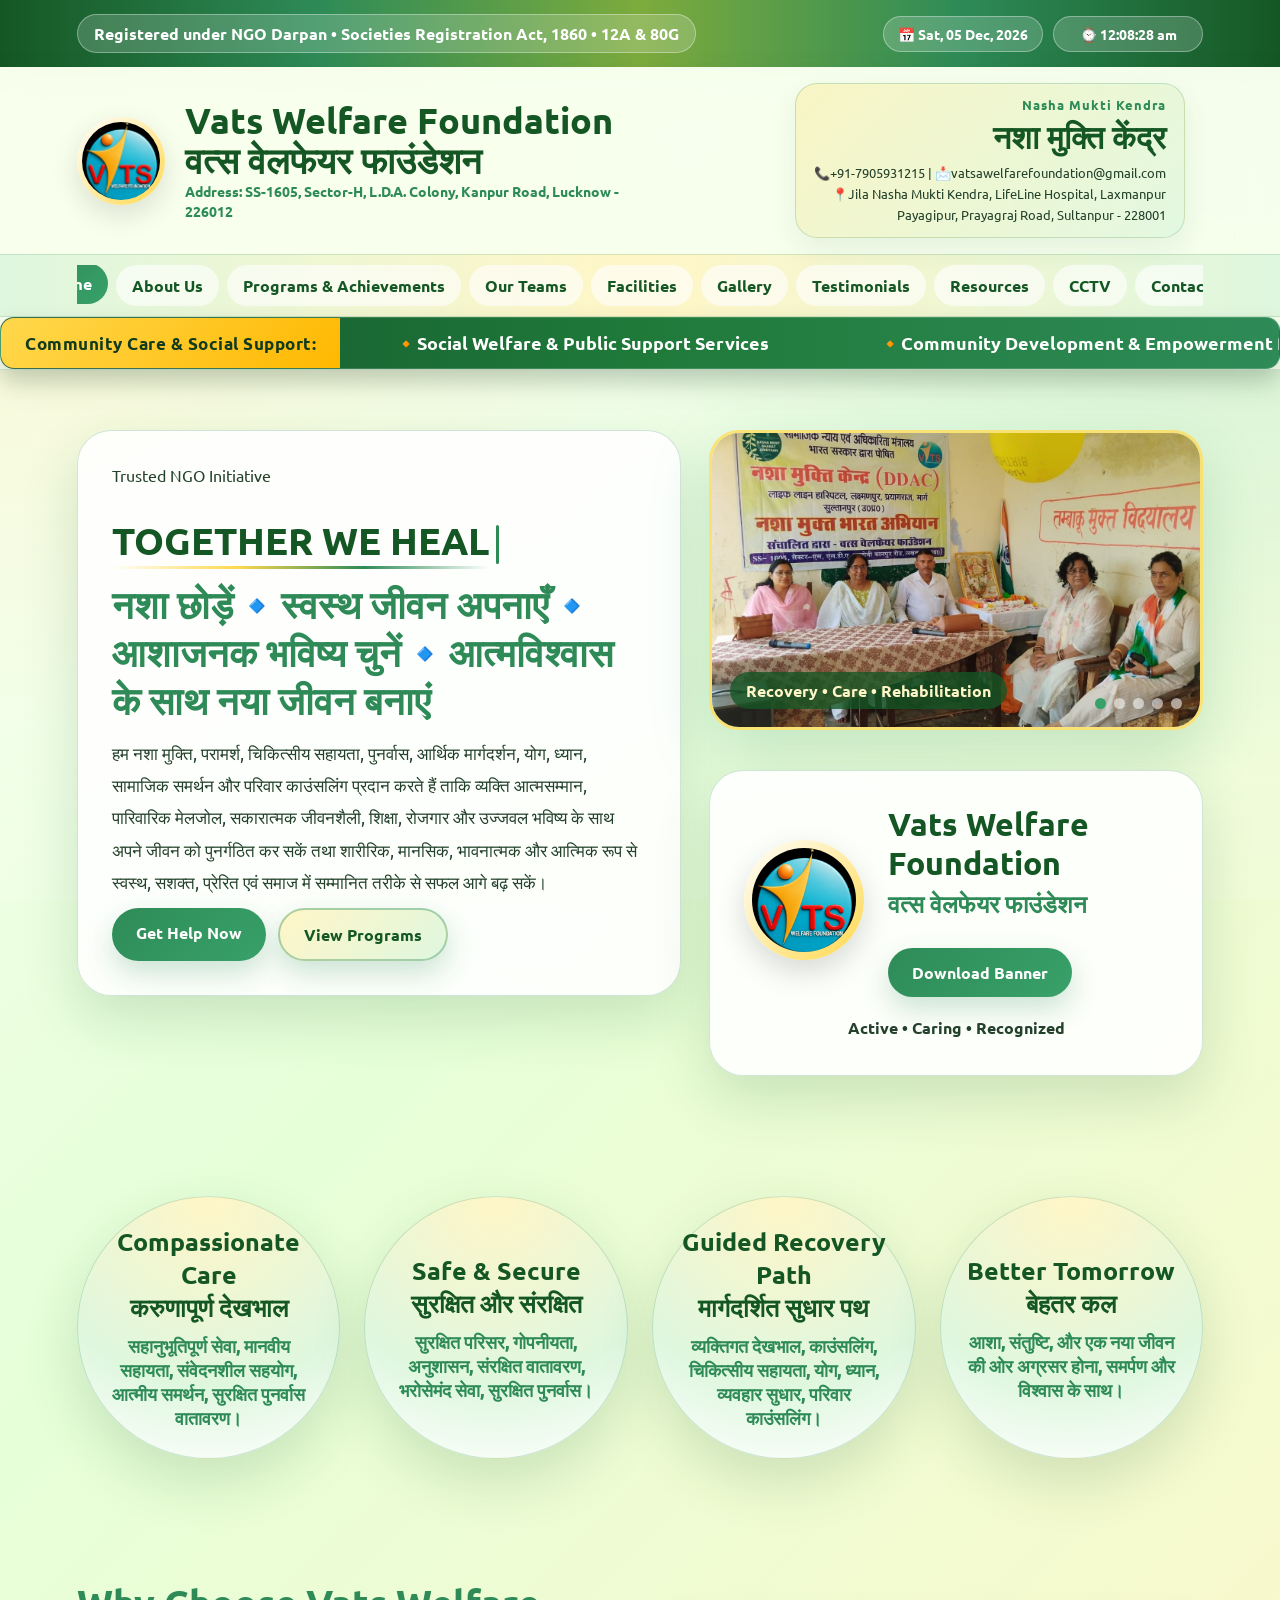
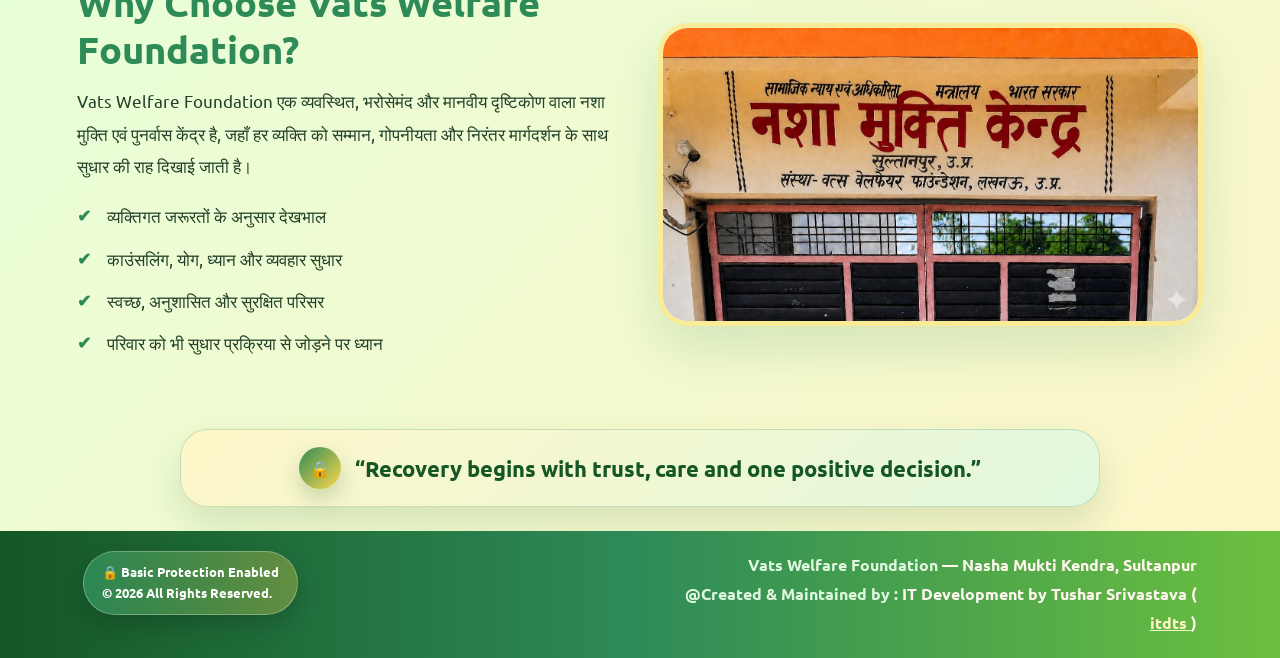
<file: index.html>
<!DOCTYPE html>

<html lang="en">
<head>
<!-- Tab Icon / Favicon -->

<!-- =========================
         BASIC PAGE SETTINGS
    ========================== -->
<meta charset="utf-8"/>
<meta content="width=device-width, initial-scale=1.0" name="viewport"/>
<link href="assets/images/logo.png" rel="icon" type="image/png"/>
    <!-- Ubuntu Font for Complete Website -->
    <link rel="preconnect" href="https://fonts.googleapis.com">
    <link rel="preconnect" href="https://fonts.gstatic.com" crossorigin>
    <link href="https://fonts.googleapis.com/css2?family=Ubuntu:wght@300;400;500;700&display=swap" rel="stylesheet">

    <title>
        Home - Vats Welfare Foundation
    </title>
<!-- Main CSS File -->
<link href="style.css" rel="stylesheet"/>
<!-- Main JavaScript File -->
<script defer="" src="script.js"></script>
<!-- Google Fonts -->
<link href="https://fonts.googleapis.com" rel="preconnect"/>
<link crossorigin="" href="https://fonts.gstatic.com" rel="preconnect"/>
</head>
<body>
<!-- =========================
         TOP INFORMATION RIBBON
    ========================== -->
<div class="top-ribbon">
<span>Registered under NGO Darpan • Societies Registration Act, 1860 • 12A &amp; 80G</span>
<span class="top-tools">
<span id="headerDate">📅 -- --- ----</span>
<span id="headerTime">⌚ --:--:--</span>
</span>
</div>
<!-- =========================
         WEBSITE HEADER
    ========================== -->
<header class="site-header">
<!-- Brand Logo + Mobile Menu -->
<div class="brand-row">
<a class="brand foundation-brand logo-popup-trigger" href="index.html">
<img alt="Vats Welfare Foundation Logo" draggable="false" src="assets/images/logo.png"/>
<div>
<strong>Vats Welfare Foundation<br>वत्स वेलफेयर फाउंडेशन</strong>
<small>Address: SS-1605, Sector-H, L.D.A. Colony, Kanpur Road, Lucknow - 226012</small>
</div>
</a>
<div class="project-brand">
<span>Nasha Mukti Kendra</span>
<strong>नशा मुक्ति केंद्र</strong>
<small>📞+91-7905931215 | 📩vatsawelfarefoundation@gmail.com <br> 📍Jila Nasha Mukti Kendra, LifeLine Hospital, Laxmanpur<br>Payagipur,
Prayagraj Road, Sultanpur - 228001</small>
</div>
<button aria-expanded="false" aria-label="Open Menu" class="menu-toggle">☰</button>
</div>
<!-- Navigation Menu -->
<div class="nav-strip">
<nav class="main-nav">
<a class="active" href="index.html">
                    Home
                </a>
<a href="about.html">
                    About Us
                </a>
<a href="programs.html">
                    Programs &amp; Achievements
                </a>
<a href="team.html">
                    Our Teams
                </a>
<a href="facilities.html">
                    Facilities
                </a>
<a href="gallery.html">
                    Gallery
                </a>
<a href="testimonials.html">
                    Testimonials
                </a>
<a href="resources.html">
                    Resources
                </a>
<a href="cctv.html">
                    CCTV
                </a>
<a href="contact.html">
                    Contact Us
                </a>
</nav>
</div>
<div class="news-ticker-container">
  <div class="news-ticker-title">Community Care & Social Support:</div>
  <div class="news-ticker-wrapper">
    <div class="news-ticker-content">
      <span>🔸Social Welfare & Public Support Services</span>
    <span>🔸Community Development & Empowerment Programs</span>
    <span>🔸Social Justice & Rehabilitation Support</span>
    <span>🔸Creating Positive Change Through Compassionate Care</span>
    </div>
  </div>
</div>


</header>

<!-- =========================
         MAIN WEBSITE CONTENT
    ========================== -->
<main>
<!-- =========================
             HERO SECTION
        ========================== -->
<section class="hero">
<!-- Left Side Hero Content -->
<div class="hero-card">
<!-- NGO Trust Badge -->
<div class="stamp">
                    Trusted NGO Initiative
                </div>
<!-- Typing Animation Heading -->
<h1 class="slash-typing" data-text="Vats Welfare Foundation">
<span id="typingText"></span>
</h1>
<!-- Main Hindi Heading -->
<h2>
                    नशा छोड़ें🔹स्वस्थ जीवन अपनाएँ🔹 आशाजनक भविष्य चुनें🔹आत्मविश्वास के साथ नया जीवन बनाएं
                </h2>
<!-- Hero Description -->
<p>
                    हम नशा मुक्ति, परामर्श, चिकित्सीय सहायता, पुनर्वास, आर्थिक मार्गदर्शन, योग, ध्यान, सामाजिक समर्थन और परिवार काउंसलिंग 
                    प्रदान करते हैं ताकि व्यक्ति आत्मसम्मान, पारिवारिक मेलजोल, सकारात्मक जीवनशैली, शिक्षा, रोजगार और उज्जवल भविष्य के साथ 
                    अपने जीवन को पुनर्गठित कर सकें तथा शारीरिक, मानसिक, भावनात्मक और आत्मिक रूप से स्वस्थ, सशक्त, प्रेरित एवं समाज में 
                    सम्मानित तरीके से सफल आगे बढ़ सकें।
                </p>
<!-- Hero Buttons -->
<div class="hero-actions">
<a class="btn" href="contact.html">
                        Get Help Now
                    </a>
<a class="btn ghost" href="programs.html">
                        View Programs
                    </a>
</div>
</div>
<!-- Right Side Hero Content -->
<div class="hero-download">
<!-- =========================
                     IMAGE SLIDER
                ========================== -->
<div aria-label="Vats Welfare Foundation photo slider" class="home-photo-slider">
<div class="slider-track">
<img alt="Vats Welfare Foundation centre photo 1" class="active" src="assets/images/slider/slide1.jpg"/>
<img alt="Vats Welfare Foundation centre photo 2" src="assets/images/slider/slide2.jpg"/>
<img alt="Vats Welfare Foundation centre photo 3" src="assets/images/slider/slide3.jpg"/>
<img alt="Vats Welfare Foundation centre photo 4" src="assets/images/slider/slide4.jpg"/>
<img alt="Vats Welfare Foundation centre photo 5" src="assets/images/slider/slide5.jpg"/>
</div>
<!-- Slider Caption -->
<div class="slider-caption">
<span>
                            Recovery • Care • Rehabilitation
                        </span>
</div>
<!-- Slider Navigation Dots -->
<div class="slider-dots">
<button aria-label="Show photo 1" class="active"></button>
<button aria-label="Show photo 2"></button>
<button aria-label="Show photo 3"></button>
<button aria-label="Show photo 4"></button>
<button aria-label="Show photo 5"></button>
</div>
</div>
<br><br>
<!-- =========================
     BANNER DOWNLOAD CARD
========================== -->

<div class="download-card">

    <div class="download-brand-row">

        <!-- LEFT LOGO -->
        <div class="download-logo">
            <img
                alt="Vats Welfare Foundation Logo"
                draggable="false"
                src="assets/images/logo.png"
            >
        </div>

        <!-- RIGHT CONTENT -->
        <div class="download-content">

            <h3>
                Vats Welfare Foundation
            </h3>

            <h4>
                वत्स वेलफेयर फाउंडेशन
            </h4>

            <!-- Download Button -->
            <a
                class="btn"
                download
                href="assets/images/home-banner/vats-banner.jpg"
            >
                Download Banner
            </a>

        </div>

    </div>

    <!-- Status Badge -->
    <div class="round-badge">
        Active • Caring • Recognized
    </div>

</div>
</section>
<!-- =========================
             FEATURE CIRCLE SECTION
        ========================== -->
<section class="circle-row">
<div>
<b>
                    Compassionate Care<br> करुणापूर्ण देखभाल
                </b>
<span>
                   सहानुभूतिपूर्ण सेवा, मानवीय सहायता, संवेदनशील सहयोग, आत्मीय समर्थन, सुरक्षित पुनर्वास वातावरण।
                </span>
</div>
<div>
<b>
                    Safe &amp; Secure<br> सुरक्षित और संरक्षित
                </b>
<span>
                    सुरक्षित परिसर, गोपनीयता, अनुशासन, संरक्षित वातावरण, भरोसेमंद सेवा, सुरक्षित पुनर्वास।
                </span>
</div>
<div>
<b>
                    Guided Recovery Path<br> मार्गदर्शित सुधार पथ
                </b>
<span>
                    व्यक्तिगत देखभाल, काउंसलिंग, चिकित्सीय सहायता, योग, ध्यान, व्यवहार सुधार, परिवार काउंसलिंग।
                </span>
</div>
<div>
<b>
                    Better Tomorrow <br> बेहतर कल
                </b>
<span>
                    आशा, संतुष्टि, और एक नया जीवन की ओर अग्रसर होना, समर्पण और विश्वास के साथ।
                </span>
</div>
</section>
<!-- =========================
             ABOUT / WHY CHOOSE SECTION
        ========================== -->
<section class="split">
<!-- Left Side Text -->
<div>
<h2>
                    Why Choose Vats Welfare Foundation?
                </h2>
<p>
                    Vats Welfare Foundation एक व्यवस्थित, भरोसेमंद और मानवीय दृष्टिकोण वाला नशा मुक्ति एवं पुनर्वास केंद्र है, जहाँ हर व्यक्ति को सम्मान, गोपनीयता और निरंतर मार्गदर्शन के साथ सुधार की राह दिखाई जाती है।
                </p>
<!-- Features List -->
<ul>
<li>
                        व्यक्तिगत जरूरतों के अनुसार देखभाल
                    </li>
<li>
                        काउंसलिंग, योग, ध्यान और व्यवहार सुधार
                    </li>
<li>
                        स्वच्छ, अनुशासित और सुरक्षित परिसर
                    </li>
<li>
                        परिवार को भी सुधार प्रक्रिया से जोड़ने पर ध्यान
                    </li>
</ul>
</div>
<!-- Right Side Image -->
<img alt="Centre" src="assets/images/aboutus/nashamuktikendra.jpg"/>
</section>
</main>
<!-- =========================
     COMPACT QUOTATION SECTION
========================== -->
<section class="quote-lock-section">
    <div class="quote-lock-card">
        <span class="quote-lock-icon">🔒</span>
        <p>
            “Recovery begins with trust, care and one positive decision.”
        </p>
    </div>
</section>
<!-- =========================
     WEBSITE FOOTER - TRIVENI STYLE
========================== -->
<footer class="footer">

    <!-- LEFT SIDE FOOTER MESSAGE -->
    <div class="footer-left">
        <span class="protection-tag">
            🔒 Basic Protection Enabled<br>
            © 2026 All Rights Reserved.
        </span>
    </div>

    <!-- RIGHT SIDE FOOTER CREDIT + PROTECTION -->
    <div class="footer-right">
      
        <b>Vats Welfare Foundation</b>
        — Nasha Mukti Kendra, Sultanpur

        <br>

        <b>@Created &amp; Maintained by :</b>
        IT Development by Tushar Srivastava
        (
        <a
            href="https://www.linkedin.com/company/it-development-by-tushar-srivastava-itdts"
            class="footer-link"
            target="_blank"
        >
            itdts
        </a>
        )
    </div>

</footer>
<!-- =========================
         BACK TO TOP BUTTON
    ========================== -->
<button id="toTop">
        ↑
    </button>

<div class="logo-preview-modal" id="logoPreviewModal" aria-hidden="true">
    <button class="logo-preview-close" type="button" aria-label="Close Logo Preview">×</button>
    <div class="logo-preview-box">
        <img alt="Vats Welfare Foundation Logo Preview" src="assets/images/logo.png"/>
    </div>
</div>
</body>
</html>
</file>
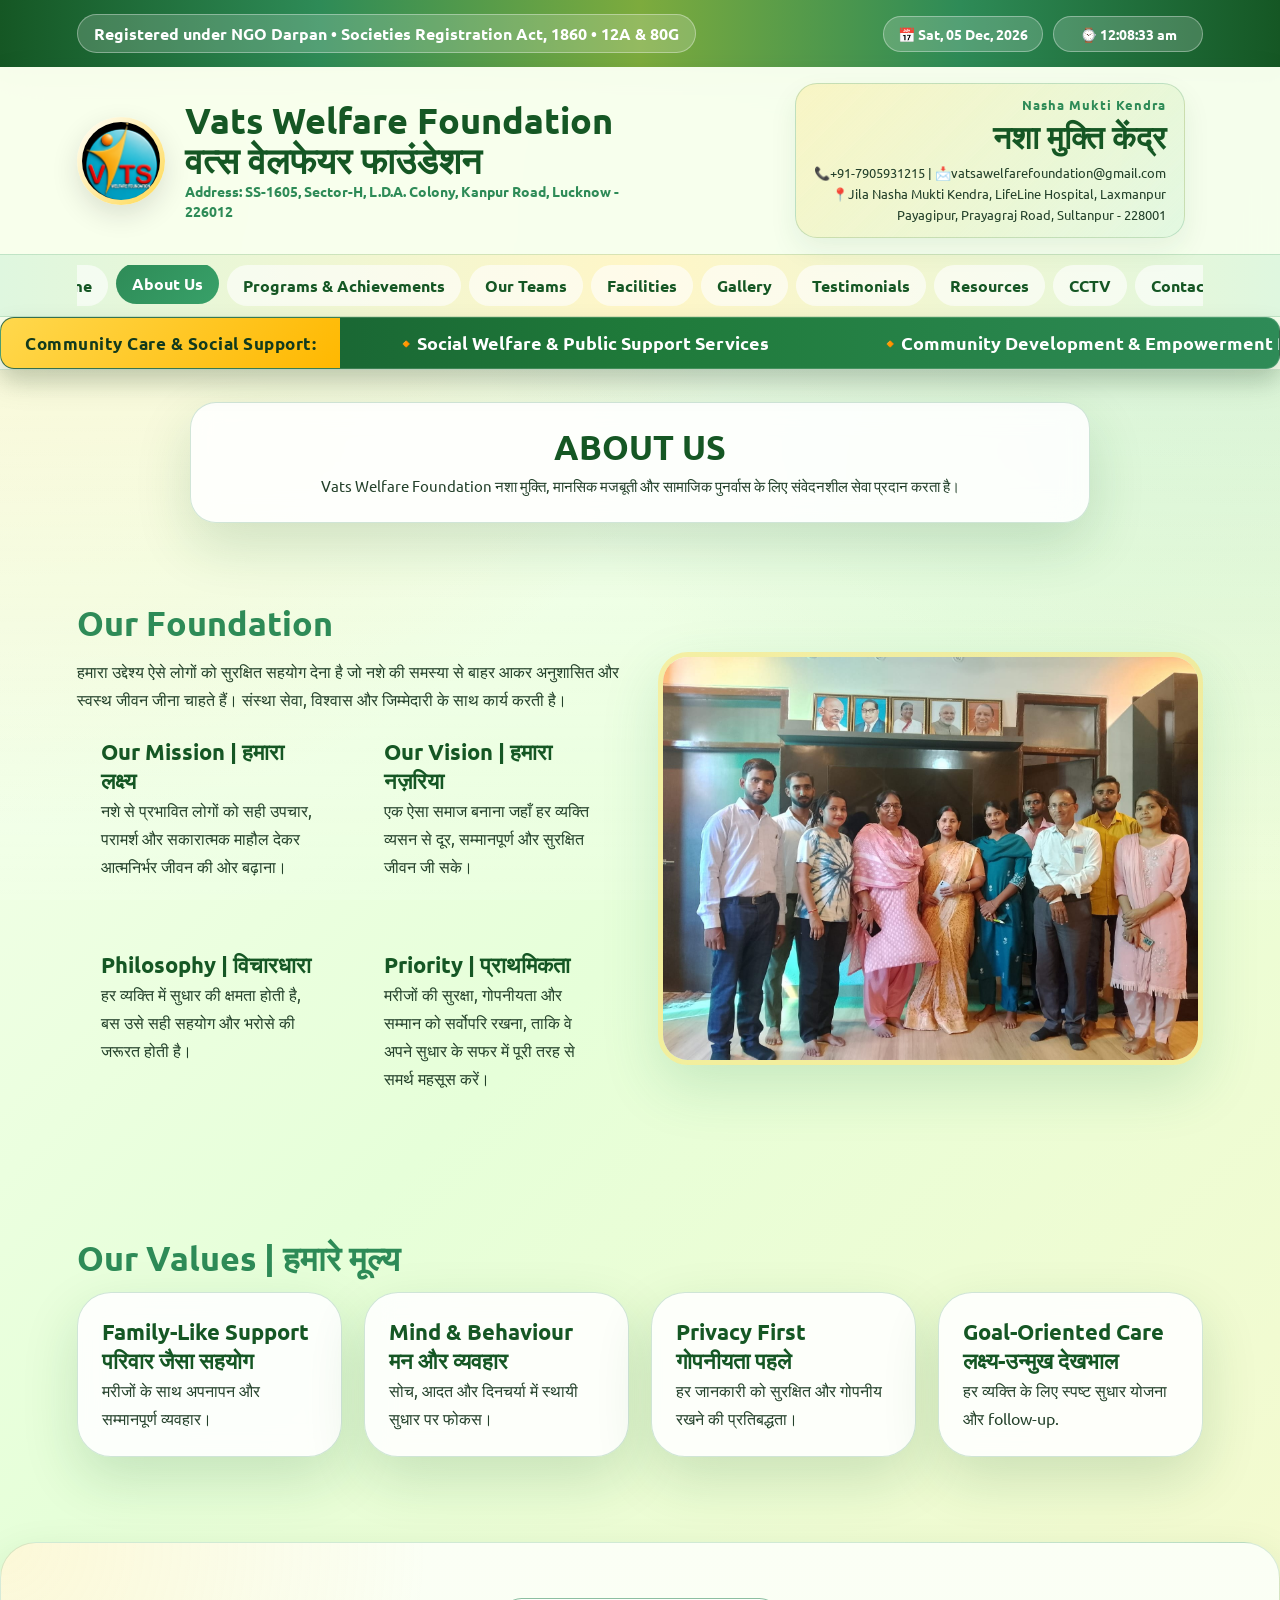
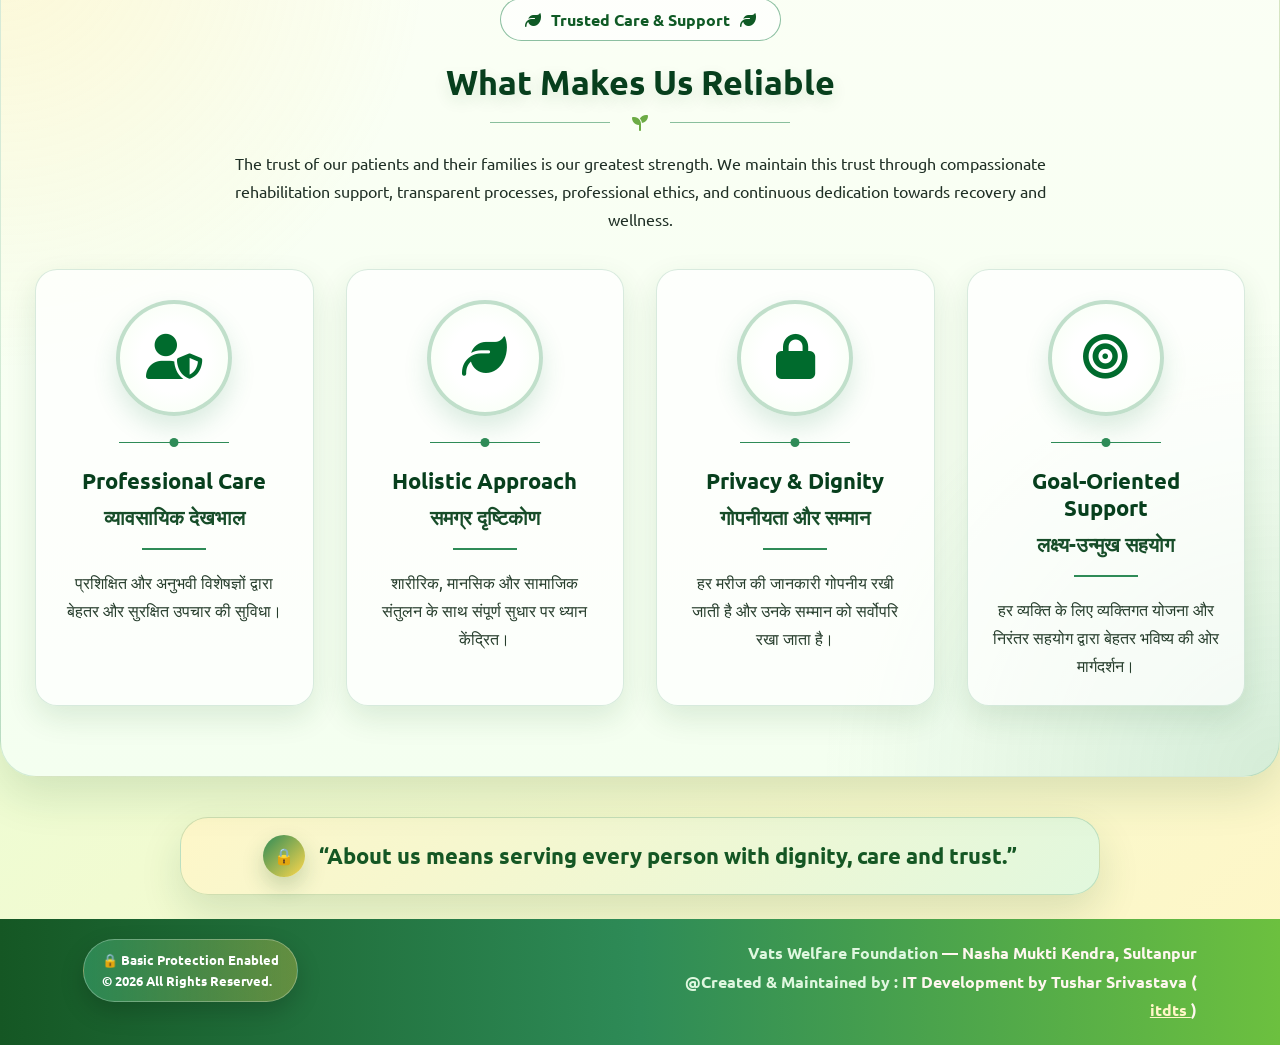
<file: about.html>
<!DOCTYPE html>

<html lang="en">
<head>
<meta charset="utf-8"/>
<meta content="width=device-width, initial-scale=1.0" name="viewport"/>
<link href="assets/images/logo.png" rel="icon" type="image/png"/>
<!-- Ubuntu Font for Complete Website -->
<link href="https://fonts.googleapis.com" rel="preconnect"/>
<link crossorigin="" href="https://fonts.gstatic.com" rel="preconnect"/>
<link href="https://fonts.googleapis.com/css2?family=Ubuntu:wght@300;400;500;700&amp;display=swap" rel="stylesheet"/>
<title>
   About Us - Vats Welfare Foundation
  </title>
<link href="style.css" rel="stylesheet">
<link href="style.css" rel="stylesheet">
<link rel="stylesheet" href="https://cdnjs.cloudflare.com/ajax/libs/font-awesome/6.5.0/css/all.min.css">
<script defer src="script.js"></script>
<script defer="" src="script.js">
</script>
<link href="https://fonts.googleapis.com" rel="preconnect">
<link crossorigin="" href="https://fonts.gstatic.com" rel="preconnect"/>
</link></link></head>
<body class="inner-page">
<div class="top-ribbon">
<span>Registered under NGO Darpan • Societies Registration Act, 1860 • 12A &amp; 80G</span>
<span class="top-tools">
<span id="headerDate">📅 -- --- ----</span>
<span id="headerTime">⌚ --:--:--</span>
</span>
</div>
<header class="site-header">
<!-- Brand Logo + Mobile Menu -->
<div class="brand-row">
<a class="brand foundation-brand" href="index.html">
<img alt="Vats Welfare Foundation Logo" draggable="false" src="assets/images/logo.png"/>
<div>
<strong>Vats Welfare Foundation<br/>वत्स वेलफेयर फाउंडेशन</strong>
<small>Address: SS-1605, Sector-H, L.D.A. Colony, Kanpur Road, Lucknow - 226012</small>
</div>
</a>
<div class="project-brand">
<span>Nasha Mukti Kendra</span>
<strong>नशा मुक्ति केंद्र</strong>
<small>📞+91-7905931215 | 📩vatsawelfarefoundation@gmail.com <br/> 📍Jila Nasha Mukti Kendra, LifeLine Hospital, Laxmanpur<br/>Payagipur,
Prayagraj Road, Sultanpur - 228001</small>
</div>
<button aria-expanded="false" aria-label="Open Menu" class="menu-toggle">☰</button>
</div>
<!-- Navigation Menu -->
<div class="nav-strip">
<nav class="main-nav">
<a href="index.html">
                    Home
                </a>
<a class="active" href="about.html">
                    About Us
                </a>
<a href="programs.html">
                    Programs &amp; Achievements
                </a>
<a href="team.html">
                    Our Teams
                </a>
<a href="facilities.html">
                    Facilities
                </a>
<a href="gallery.html">
                    Gallery
                </a>
<a href="testimonials.html">
                    Testimonials
                </a>
<a href="resources.html">
                    Resources
                </a>
<a href="cctv.html">
                    CCTV
                </a>
<a href="contact.html">
                    Contact Us
                </a>
</nav>
</div>
<div class="news-ticker-container">
<div class="news-ticker-title">Community Care &amp; Social Support:</div>
<div class="news-ticker-wrapper">
<div class="news-ticker-content">
<span>🔸Social Welfare &amp; Public Support Services</span>
<span>🔸Community Development &amp; Empowerment Programs</span>
<span>🔸Social Justice &amp; Rehabilitation Support</span>
<span>🔸Creating Positive Change Through Compassionate Care</span>
</div>
</div>
</div>
</header>
<main>
<section class="page-title">
<h1>
     ABOUT US
    </h1>
<p>
     Vats Welfare Foundation नशा मुक्ति, मानसिक मजबूती और सामाजिक पुनर्वास के लिए संवेदनशील सेवा प्रदान करता है।
    </p>
</section>
<section class="split">
<div>
<h2>
      Our Foundation
     </h2>
<p>
      हमारा उद्देश्य ऐसे लोगों को सुरक्षित सहयोग देना है जो नशे की समस्या से बाहर आकर अनुशासित और स्वस्थ जीवन जीना चाहते हैं। संस्था सेवा, विश्वास और जिम्मेदारी के साथ कार्य करती है।
     </p>
<div class="mini-grid">
<article>
<h3>
        Our Mission | हमारा लक्ष्य
       </h3>
<p>
        नशे से प्रभावित लोगों को सही उपचार, परामर्श और सकारात्मक माहौल देकर आत्मनिर्भर जीवन की ओर बढ़ाना।
       </p>
</article>
<article>
<h3>
        Our Vision | हमारा नज़रिया
       </h3>
<p>
        एक ऐसा समाज बनाना जहाँ हर व्यक्ति व्यसन से दूर, सम्मानपूर्ण और सुरक्षित जीवन जी सके।
       </p>
</article>
<article>
<h3>
        Philosophy | विचारधारा
       </h3>
<p>
        हर व्यक्ति में सुधार की क्षमता होती है, बस उसे सही सहयोग और भरोसे की जरूरत होती है।
       </p>
</article>
<article>
       <h3>
        Priority | प्राथमिकता
       </h3>
<p>
        मरीजों की सुरक्षा, गोपनीयता और सम्मान को सर्वोपरि रखना, ताकि वे अपने सुधार के सफर में पूरी तरह से समर्थ महसूस करें।
       </p>
</article>
</div>
</div>
<img src="assets/images/center/finalcenter7.jpg"/>
</section>
<section>
<h2>
     Our Values | हमारे मूल्य
    </h2>
<div class="cards">
<article>
<h3>
       Family-Like Support<br> परिवार जैसा सहयोग
      </h3>
<p>
       मरीजों के साथ अपनापन और सम्मानपूर्ण व्यवहार।
      </p>
</article>
<article>
<h3>
       Mind &amp; Behaviour<br> मन और व्यवहार
      </h3>
<p>
       सोच, आदत और दिनचर्या में स्थायी सुधार पर फोकस।
      </p>
</article>
<article>
<h3>
       Privacy First<br> गोपनीयता पहले
      </h3>
<p>
       हर जानकारी को सुरक्षित और गोपनीय रखने की प्रतिबद्धता।
      </p>
</article>
<article>
<h3>
       Goal-Oriented Care<br> लक्ष्य-उन्मुख देखभाल
      </h3>
<p>
       हर व्यक्ति के लिए स्पष्ट सुधार योजना और follow-up.
      </p>
</article>
</div>
</section>
<section class="why-choose-section">
    <div class="section-badge">
        <i class="fas fa-leaf"></i>
        Trusted Care & Support
        <i class="fas fa-leaf"></i>
    </div>

    <h2 class="section-title">What Makes Us Reliable</h2>

    <div class="title-divider">
        <span></span>
        <i class="fas fa-seedling"></i>
        <span></span>
    </div>

    <p class="section-description">
        The trust of our patients and their families is our greatest strength.
        We maintain this trust through compassionate rehabilitation support,
        transparent processes, professional ethics, and continuous dedication
        towards recovery and wellness.
    </p>

    <div class="why-grid">
        <div class="why-card">
            <div class="why-icon"><i class="fas fa-user-shield"></i></div>
            <div class="mini-line"></div>
            <h3>Professional Care</h3>
            <h4>व्यावसायिक देखभाल</h4>
            <div class="small-line"></div>
            <p>प्रशिक्षित और अनुभवी विशेषज्ञों द्वारा बेहतर और सुरक्षित उपचार की सुविधा।</p>
        </div>

        <div class="why-card">
            <div class="why-icon"><i class="fas fa-leaf"></i></div>
            <div class="mini-line"></div>
            <h3>Holistic Approach</h3>
            <h4>समग्र दृष्टिकोण</h4>
            <div class="small-line"></div>
            <p>शारीरिक, मानसिक और सामाजिक संतुलन के साथ संपूर्ण सुधार पर ध्यान केंद्रित।</p>
        </div>

        <div class="why-card">
            <div class="why-icon"><i class="fas fa-lock"></i></div>
            <div class="mini-line"></div>
            <h3>Privacy & Dignity</h3>
            <h4>गोपनीयता और सम्मान</h4>
            <div class="small-line"></div>
            <p>हर मरीज की जानकारी गोपनीय रखी जाती है और उनके सम्मान को सर्वोपरि रखा जाता है।</p>
        </div>

        <div class="why-card">
            <div class="why-icon"><i class="fas fa-bullseye"></i></div>
            <div class="mini-line"></div>
            <h3>Goal-Oriented Support</h3>
            <h4>लक्ष्य-उन्मुख सहयोग</h4>
            <div class="small-line"></div>
            <p>हर व्यक्ति के लिए व्यक्तिगत योजना और निरंतर सहयोग द्वारा बेहतर भविष्य की ओर मार्गदर्शन।</p>
        </div>
    </div>
</section>
<br><br>
</main>
<section class="quote-lock-section">
<div class="quote-lock-card">
<span class="quote-lock-icon">🔒</span>
<p>“About us means serving every person with dignity, care and trust.”</p>
</div>
</section><footer class="footer">
<!-- LEFT SIDE FOOTER MESSAGE -->
<div class="footer-left">
<span class="protection-tag">
            🔒 Basic Protection Enabled<br/>
            © 2026 All Rights Reserved.
        </span>
</div>
<!-- RIGHT SIDE FOOTER CREDIT + PROTECTION -->
<div class="footer-right">
<b>Vats Welfare Foundation</b>
        — Nasha Mukti Kendra, Sultanpur

        <br/>
<b>@Created &amp; Maintained by :</b>
        IT Development by Tushar Srivastava
        (
        <a class="footer-link" href="https://www.linkedin.com/company/it-development-by-tushar-srivastava-itdts" target="_blank">
            itdts
        </a>
        )
    </div>
</footer>
<button id="toTop">
        ↑
    </button>
</body>
</html>
</file>
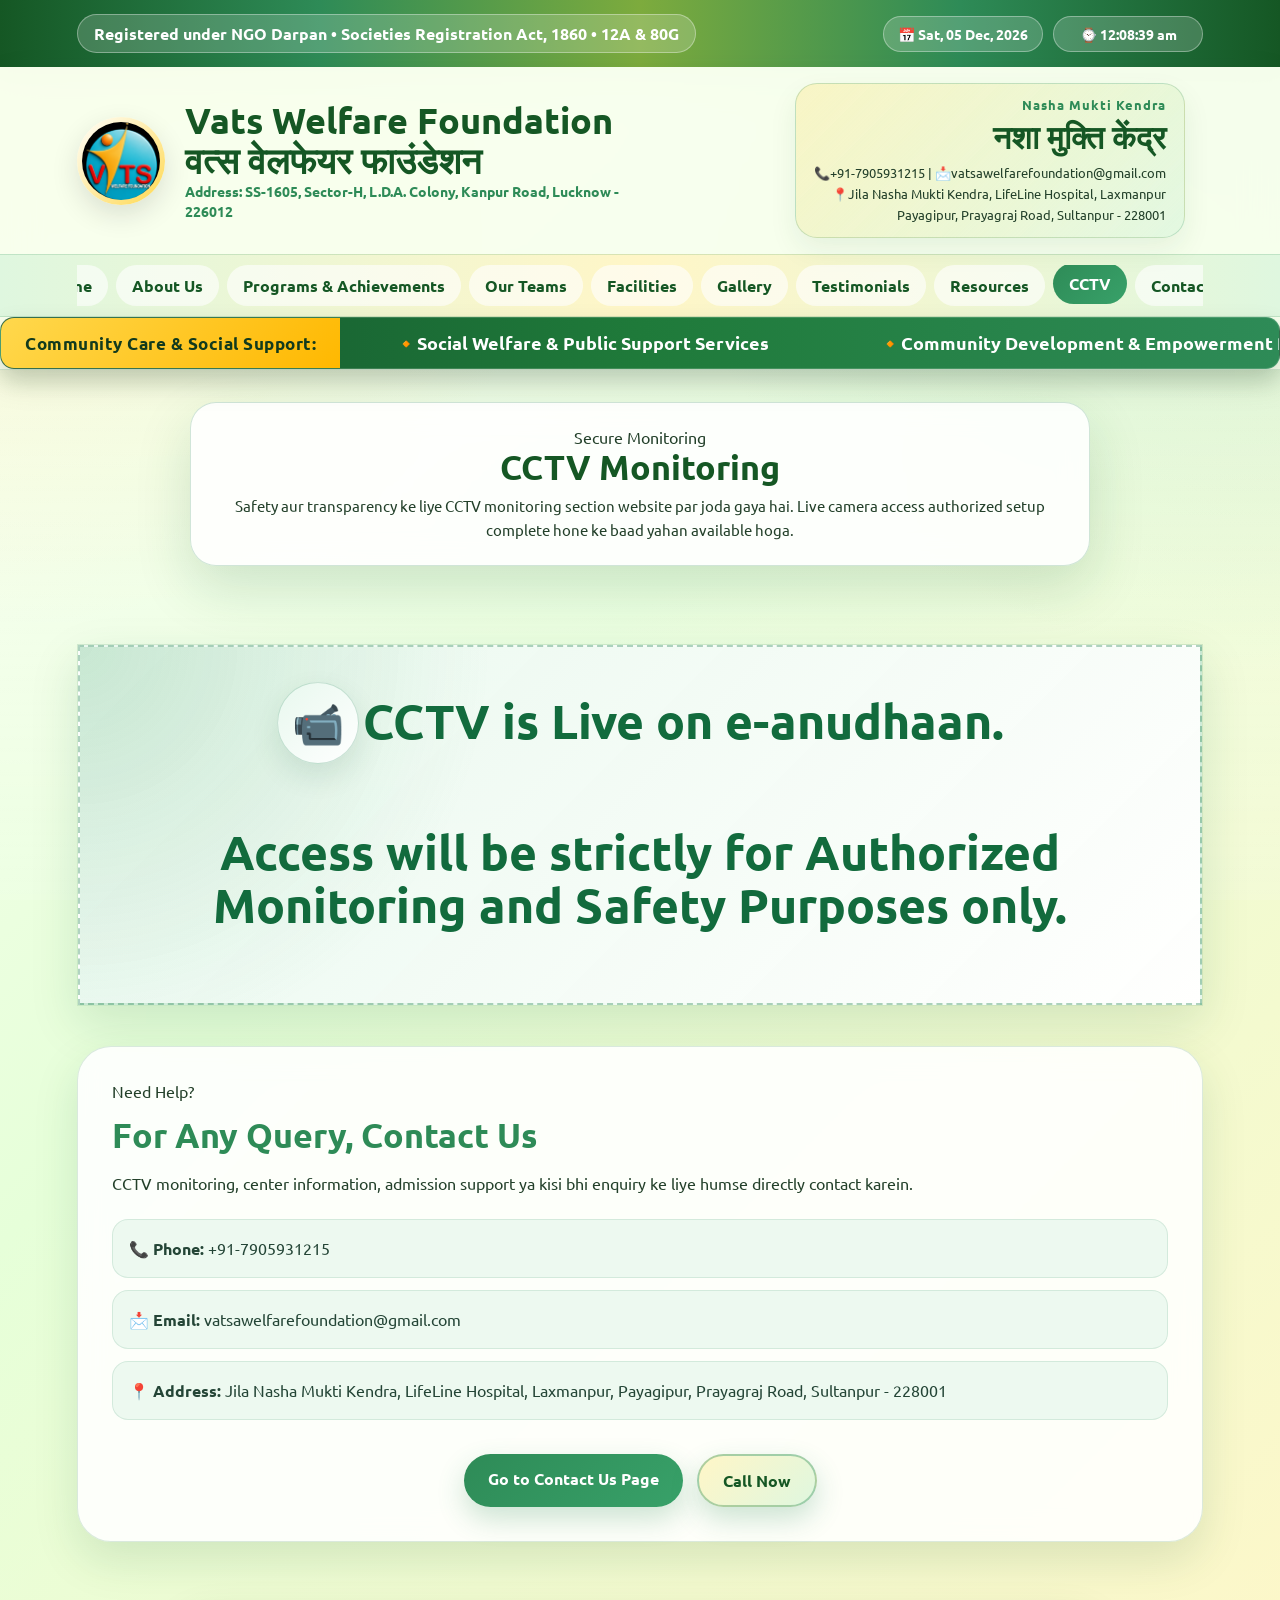
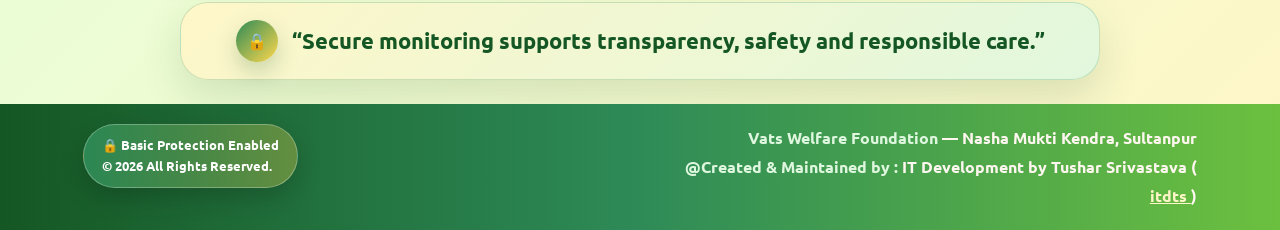
<file: cctv.html>
<!DOCTYPE html>

<html lang="en">
<head>
<meta charset="utf-8"/>
<meta content="width=device-width, initial-scale=1.0" name="viewport"/>
<link href="assets/images/logo.png" rel="icon" type="image/png"/>
<!-- Ubuntu Font for Complete Website -->
<link href="https://fonts.googleapis.com" rel="preconnect"/>
<link crossorigin="" href="https://fonts.gstatic.com" rel="preconnect"/>
<link href="https://fonts.googleapis.com/css2?family=Ubuntu:wght@300;400;500;700&amp;display=swap" rel="stylesheet"/>
<title>
   CCTV Monitoring - Vats Welfare Foundation
  </title>
<link href="style.css" rel="stylesheet">
<script defer="" src="script.js">
</script>
<link href="https://fonts.googleapis.com" rel="preconnect">
<link crossorigin="" href="https://fonts.gstatic.com" rel="preconnect"/>
</link></link></head>
<body class="inner-page">
<div class="top-ribbon">
<span>Registered under NGO Darpan • Societies Registration Act, 1860 • 12A &amp; 80G</span>
<span class="top-tools">
<span id="headerDate">📅 -- --- ----</span>
<span id="headerTime">⌚ --:--:--</span>
</span>
</div>
<header class="site-header">
<!-- Brand Logo + Mobile Menu -->
<div class="brand-row">
<a class="brand foundation-brand" href="index.html">
<img alt="Vats Welfare Foundation Logo" draggable="false" src="assets/images/logo.png"/>
<div>
<strong>Vats Welfare Foundation<br/>वत्स वेलफेयर फाउंडेशन</strong>
<small>Address: SS-1605, Sector-H, L.D.A. Colony, Kanpur Road, Lucknow - 226012</small>
</div>
</a>
<div class="project-brand">
<span>Nasha Mukti Kendra</span>
<strong>नशा मुक्ति केंद्र</strong>
<small>📞+91-7905931215 | 📩vatsawelfarefoundation@gmail.com <br/> 📍Jila Nasha Mukti Kendra, LifeLine Hospital, Laxmanpur<br/>Payagipur,
Prayagraj Road, Sultanpur - 228001</small>
</div>
<button aria-expanded="false" aria-label="Open Menu" class="menu-toggle">☰</button>
</div>
<!-- Navigation Menu -->
<div class="nav-strip">
<nav class="main-nav">
<a href="index.html">
                    Home
                </a>
<a href="about.html">
                    About Us
                </a>
<a href="programs.html">
                    Programs &amp; Achievements
                </a>
<a href="team.html">
                    Our Teams
                </a>
<a href="facilities.html">
                    Facilities
                </a>
<a href="gallery.html">
                    Gallery
                </a>
<a href="testimonials.html">
                    Testimonials
                </a>
<a href="resources.html">
                    Resources
                </a>
<a class="active" href="cctv.html">
                    CCTV
                </a>
<a href="contact.html">
                    Contact Us
                </a>
</nav>
</div>
<div class="news-ticker-container">
<div class="news-ticker-title">Community Care &amp; Social Support:</div>
<div class="news-ticker-wrapper">
<div class="news-ticker-content">
<span>🔸Social Welfare &amp; Public Support Services</span>
<span>🔸Community Development &amp; Empowerment Programs</span>
<span>🔸Social Justice &amp; Rehabilitation Support</span>
<span>🔸Creating Positive Change Through Compassionate Care</span>
</div>
</div>
</div>
</header>
<!-- <main>
<section class="page-title">
<span class="stamp">
     Secure Monitoring
    </span>
<h1>
     CCTV Monitoring
    </h1>
<p class="lead">
     Yah page Nasha Mukti Kendra ke live/authorized CCTV monitoring integration ke liye ready banaya gaya hai. Final live view tabhi chalega jab CCTV vendor RTSP/HLS/embed URL, username-password ya secure public stream details provide karega.
    </p>
</section>
<section class="cctv-layout">
<div class="cctv-panel">
<h2>
      Live CCTV Preview Area
     </h2>
<div class="camera-frame">
<iframe allowfullscreen="" id="cctvFrame" src="about:blank" title="CCTV Live View">
</iframe>
<div class="camera-placeholder">
<b>
        Camera Feed Not Connected
       </b>
<span>
        Vendor se HLS / embed / secure stream URL milne ke baad yahan live feed show hoga.
       </span>
</div>
</div>
<div class="hero-actions">
<button class="btn" onclick="loadDemoCCTV()">
       Test Integration Area
      </button>
<a class="btn ghost" href="contact.html">
       Request Access
      </a>
</div>
</div>
<div class="integration-card">
<h2>
      CCTV Integration Code
     </h2>
<p>
      Developer ke liye safe placeholder code niche diya gaya hai. Direct RTSP browser me nahi chalta; website ke liye HLS/M3U8, WebRTC, ya vendor embed link chahiye.
     </p>
<pre><code>&lt;iframe src="YOUR_SECURE_CCTV_EMBED_URL" allowfullscreen&gt;&lt;/iframe&gt;</code></pre>
<pre><code>&lt;video controls autoplay muted&gt;
  &lt;source src="YOUR_HLS_STREAM_URL.m3u8" type="application/x-mpegURL"&gt;
&lt;/video&gt;</code></pre>
<h3>
      Client/Vendor se chahiye
     </h3>
<ul>
<li>
       Camera/NVR brand aur model
      </li>
<li>
       Secure stream URL: HLS/M3U8, WebRTC ya embed link
      </li>
<li>
       Public IP/DDNS aur port forwarding status
      </li>
<li>
       Authorized login/access token
      </li>
<li>
       Website par show karne ki written permission
      </li>
</ul>
</div>
</section>
</main> -->
<main>
<section class="page-title">
<span class="stamp">
     Secure Monitoring
    </span>
<h1>
     CCTV Monitoring
    </h1>
<p class="lead">
     Safety aur transparency ke liye CCTV monitoring section website par joda gaya hai. Live camera access authorized setup complete hone ke baad yahan available hoga.
    </p>
</section>
<section class="cctv-layout">
<div class="cctv-panel coming-soon-panel">
<div class="camera-frame cctv-soon-box">
<div class="camera-placeholder cctv-soon-content">
<span class="cctv-soon-icon">📹</span>
<b>
        CCTV is Live on e-anudhaan.
       <br>
<!-- <span> -->
        <!-- CCTV live monitoring facility will be available on the website soon after the authorized
        monitoring and safety setup is complete.--> <br>Access will be strictly for Authorized Monitoring  
        and Safety Purposes only.</b>
       <!-- </span> -->
</div>
</div>
</div>
<br><br>
<div class="integration-card cctv-contact-card">
<span class="stamp">Need Help?</span>
<h2>
      For Any Query, Contact Us
     </h2>
<p>
      CCTV monitoring, center information, admission support ya kisi bhi enquiry ke liye humse directly contact karein.
     </p>
<div class="contact-info-list">
<p><b>📞 Phone:</b> +91-7905931215</p>
<p><b>📩 Email:</b> vatsawelfarefoundation@gmail.com</p>
<p><b>📍 Address:</b> Jila Nasha Mukti Kendra, LifeLine Hospital, Laxmanpur, Payagipur, Prayagraj Road, Sultanpur - 228001</p>
</div>
<div class="hero-actions contact-actions">
<a class="btn" href="contact.html">
       Go to Contact Us Page
      </a>
<a class="btn ghost" href="tel:+917905931215">
       Call Now
      </a>
</div>
</div>
</section>
<style>
.coming-soon-panel,
.cctv-contact-card{
    border: 1px solid rgba(36, 117, 72, 0.16);
    box-shadow: 0 18px 45px rgba(14, 84, 47, 0.13);
}
.cctv-soon-box{
    min-height: 360px;
    background:
        radial-gradient(circle at top left, rgba(64, 160, 98, 0.20), transparent 35%),
        linear-gradient(135deg, rgba(232, 248, 238, 0.95), rgba(255, 255, 255, 0.98));
    border: 2px dashed rgba(25, 125, 73, 0.34);
}
.cctv-soon-content{
    gap: 14px;
    padding: 35px;
    text-align: center;
}
.cctv-soon-icon{
    width: 82px;
    height: 82px;
    display: inline-flex;
    align-items: center;
    justify-content: center;
    margin-bottom: 8px;
    border-radius: 50%;
    font-size: 42px;
    background: linear-gradient(135deg, #e8f8ee, #ffffff);
    border: 1px solid rgba(25, 125, 73, 0.22);
    box-shadow: 0 12px 28px rgba(14, 84, 47, 0.12);
}
.cctv-soon-content b{
    color: #126b3d;
    font-size: clamp(28px, 4vw, 48px);
    line-height: 1.1;
}
.cctv-soon-content span:last-child{
    max-width: 650px;
    color: #345246;
    font-size: 17px;
    line-height: 1.7;
}
.cctv-contact-card .stamp{
    display: inline-block;
    margin-bottom: 12px;
}
.contact-info-list{
    margin: 22px 0;
    display: grid;
    gap: 12px;
}
.contact-info-list p{
    margin: 0;
    padding: 14px 16px;
    border-radius: 16px;
    background: rgba(232, 248, 238, 0.78);
    border: 1px solid rgba(25, 125, 73, 0.12);
    color: #244536;
}
.contact-actions{
    margin-top: 24px;
    flex-wrap: wrap;
}
@media(max-width: 768px){
    .cctv-soon-box{
        min-height: 280px;
    }
    .cctv-soon-content{
        padding: 24px 16px;
    }
}
</style>
</main>
<section class="quote-lock-section">
<div class="quote-lock-card">
<span class="quote-lock-icon">🔒</span>
<p>“Secure monitoring supports transparency, safety and responsible care.”</p>
</div>
</section><footer class="footer">
<!-- LEFT SIDE FOOTER MESSAGE -->
<div class="footer-left">
<span class="protection-tag">
            🔒 Basic Protection Enabled<br/>
            © 2026 All Rights Reserved.
        </span>
</div>
<!-- RIGHT SIDE FOOTER CREDIT + PROTECTION -->
<div class="footer-right">
<b>Vats Welfare Foundation</b>
        — Nasha Mukti Kendra, Sultanpur

        <br/>
<b>@Created &amp; Maintained by :</b>
        IT Development by Tushar Srivastava
        (
        <a class="footer-link" href="https://www.linkedin.com/company/it-development-by-tushar-srivastava-itdts" target="_blank">
            itdts
        </a>
        )
    </div>
</footer>
<button id="toTop">
        ↑
    </button>
</body>
</html>
</file>
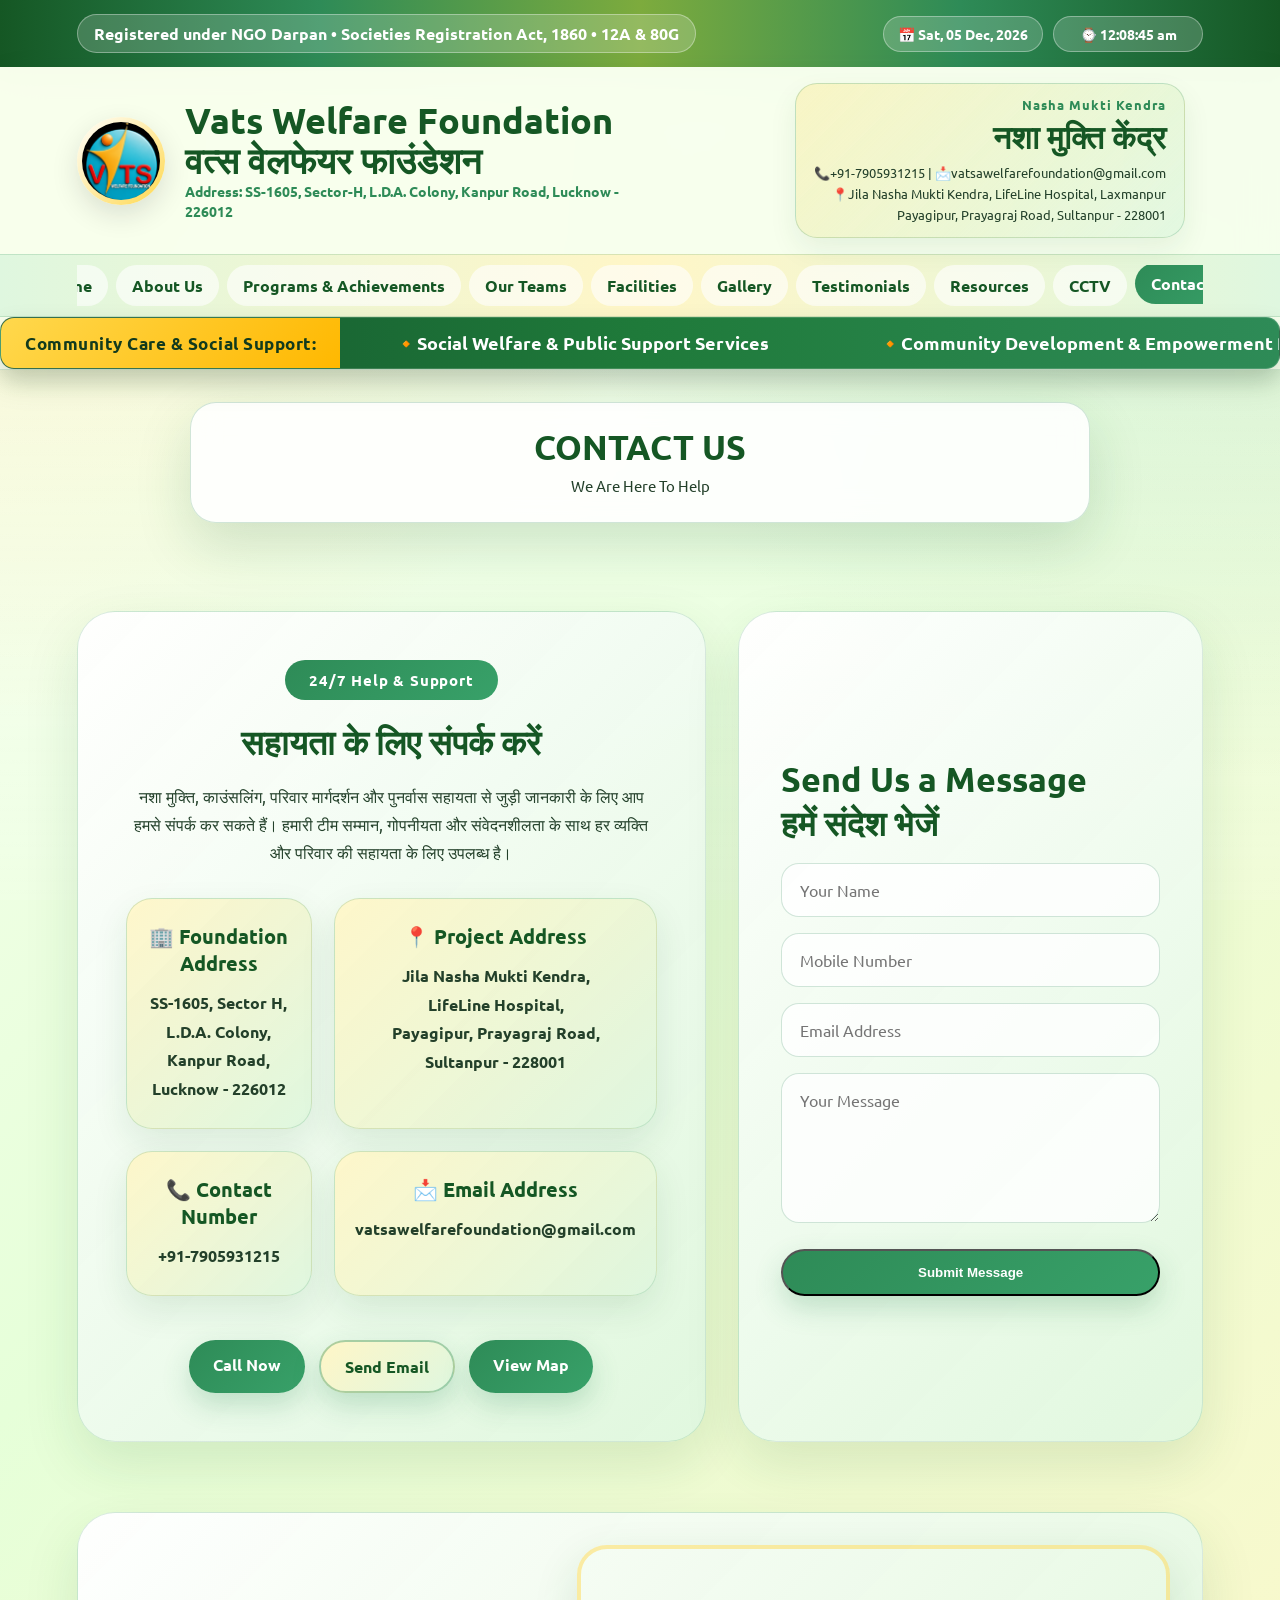
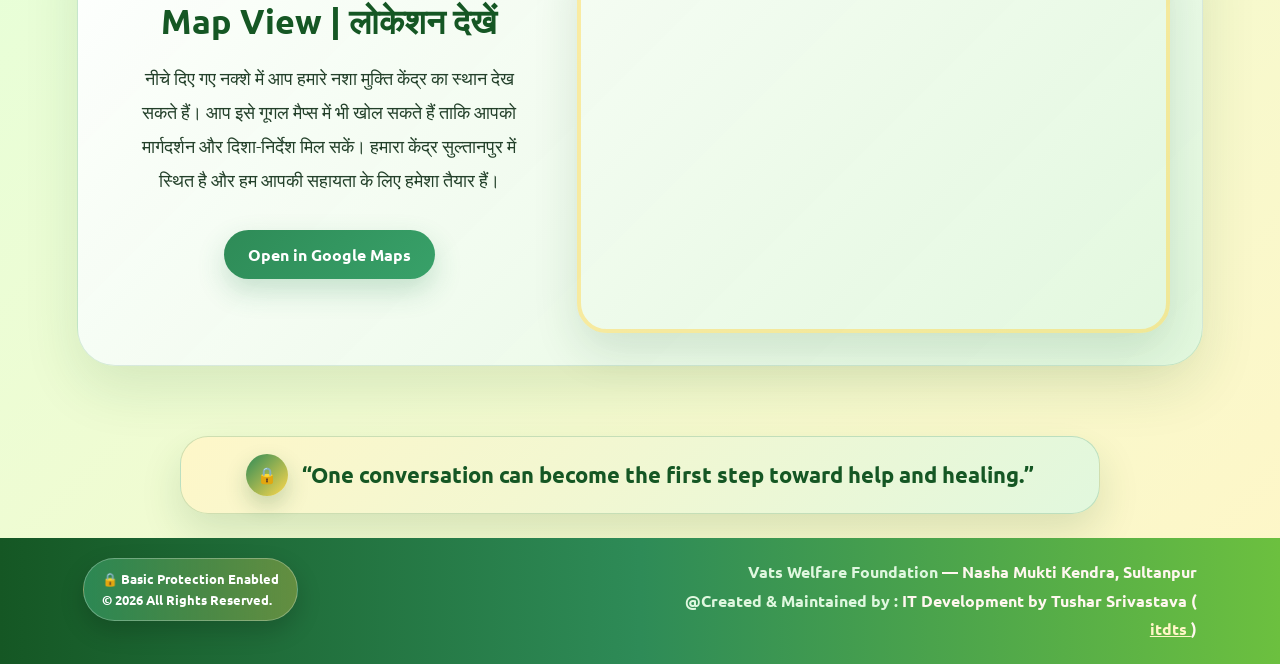
<file: contact.html>
<!DOCTYPE html>

<html lang="en">
<head>
<meta charset="utf-8"/>
<meta content="width=device-width, initial-scale=1.0" name="viewport"/>
<link href="assets/images/logo.png" rel="icon" type="image/png"/>
<!-- Ubuntu Font for Complete Website -->
<link href="https://fonts.googleapis.com" rel="preconnect"/>
<link crossorigin="" href="https://fonts.gstatic.com" rel="preconnect"/>
<link href="https://fonts.googleapis.com/css2?family=Ubuntu:wght@300;400;500;700&amp;display=swap" rel="stylesheet"/>
<title>
   Contact Us - Vats Welfare Foundation
  </title>
<link href="style.css" rel="stylesheet">
<script defer="" src="script.js">
</script>
<link href="https://fonts.googleapis.com" rel="preconnect">
<link crossorigin="" href="https://fonts.gstatic.com" rel="preconnect"/>
</link></link></head>
<body class="inner-page">
<div class="top-ribbon">
<span>Registered under NGO Darpan • Societies Registration Act, 1860 • 12A &amp; 80G</span>
<span class="top-tools">
<span id="headerDate">📅 -- --- ----</span>
<span id="headerTime">⌚ --:--:--</span>
</span>
</div>
<header class="site-header">
<!-- Brand Logo + Mobile Menu -->
<div class="brand-row">
<a class="brand foundation-brand" href="index.html">
<img alt="Vats Welfare Foundation Logo" draggable="false" src="assets/images/logo.png"/>
<div>
<strong>Vats Welfare Foundation<br/>वत्स वेलफेयर फाउंडेशन</strong>
<small>Address: SS-1605, Sector-H, L.D.A. Colony, Kanpur Road, Lucknow - 226012</small>
</div>
</a>
<div class="project-brand">
<span>Nasha Mukti Kendra</span>
<strong>नशा मुक्ति केंद्र</strong>
<small>📞+91-7905931215 | 📩vatsawelfarefoundation@gmail.com <br/> 📍Jila Nasha Mukti Kendra, LifeLine Hospital, Laxmanpur<br/>Payagipur,
Prayagraj Road, Sultanpur - 228001</small>
</div>
<button aria-expanded="false" aria-label="Open Menu" class="menu-toggle">☰</button>
</div>
<!-- Navigation Menu -->
<div class="nav-strip">
<nav class="main-nav">
<a href="index.html">
                    Home
                </a>
<a href="about.html">
                    About Us
                </a>
<a href="programs.html">
                    Programs &amp; Achievements
                </a>
<a href="team.html">
                    Our Teams
                </a>
<a href="facilities.html">
                    Facilities
                </a>
<a href="gallery.html">
                    Gallery
                </a>
<a href="testimonials.html">
                    Testimonials
                </a>
<a href="resources.html">
                    Resources
                </a>
<a href="cctv.html">
                    CCTV
                </a>
<a class="active" href="contact.html">
                    Contact Us
                </a>
</nav>
</div>
<div class="news-ticker-container">
<div class="news-ticker-title">Community Care &amp; Social Support:</div>
<div class="news-ticker-wrapper">
<div class="news-ticker-content">
<span>🔸Social Welfare &amp; Public Support Services</span>
<span>🔸Community Development &amp; Empowerment Programs</span>
<span>🔸Social Justice &amp; Rehabilitation Support</span>
<span>🔸Creating Positive Change Through Compassionate Care</span>
</div>
</div>
</div>
</header>
<main>
<section class="page-title">
<h1>
     CONTACT US
    </h1>
<p>
     We Are Here To Help
    </p>
</section>
<section class="contact-section">

<div class="contact-info-card">

<div class="contact-badge">
    24/7 Help & Support
</div>

<h2>
सहायता के लिए संपर्क करें
</h2>

<p class="contact-intro">
    नशा मुक्ति, काउंसलिंग, परिवार मार्गदर्शन और पुनर्वास सहायता से जुड़ी जानकारी के लिए आप हमसे संपर्क कर सकते हैं।
    हमारी टीम सम्मान, गोपनीयता और संवेदनशीलता के साथ हर व्यक्ति और परिवार की सहायता के लिए उपलब्ध है।
</p>

<div class="contact-detail-grid">

<div class="contact-detail-box">
<h3>🏢 Foundation Address</h3>
<p>
SS-1605, Sector H, L.D.A. Colony,<br/>
Kanpur Road, Lucknow - 226012
</p>
</div>

<div class="contact-detail-box">
<h3>📍 Project Address</h3>
<p>
Jila Nasha Mukti Kendra, <br>LifeLine Hospital,<br/>Payagipur, Prayagraj Road,<br/>
Sultanpur - 228001
</p>
</div>

<div class="contact-detail-box">
<h3>📞 Contact Number</h3>
<p>
<a href="tel:+917905931215">+91-7905931215</a>
</p>
</div>

<div class="contact-detail-box">
<h3>📩 Email Address</h3>
<p>
<a href="mailto:vatsawelfarefoundation@gmail.com">vatsawelfarefoundation@gmail.com</a>
</p>
</div>

</div>

<div class="contact-actions">
<a class="btn" href="tel:+917905931215">Call Now</a>
<a class="btn ghost" href="mailto:vatsawelfarefoundation@gmail.com">Send Email</a>
<a class="btn" target="_blank" href="https://www.google.com/maps/search/?api=1&query=LifeLine+Hospital+Laxmanpur+Payagipur+Prayagraj+Road+Sultanpur">
    View Map
</a>
</div>

</div>

<form 
class="contact-form-card"
action="https://formsubmit.co/vatsawelfarefoundation@gmail.com"
method="POST"
>

    <h2>
        Send Us a Message<br>
        हमें संदेश भेजें
    </h2>

    <input 
        type="text" 
        name="name"
        placeholder="Your Name" 
        required
    />

    <input 
        type="tel" 
        name="mobile"
        placeholder="Mobile Number" 
        required
    />

    <input 
        type="email" 
        name="email"
        placeholder="Email Address" 
        required
    />

    <textarea 
        name="message"
        placeholder="Your Message"
        required
    ></textarea>

    <button class="btn" type="submit">
        Submit Message
    </button>

</form>

</section>

<section class="map-section">

<div class="map-card">

<div class="map-content">
<h2>
    Map View | लोकेशन देखें
</h2>

<p>
    नीचे दिए गए नक्शे में आप हमारे नशा मुक्ति केंद्र का स्थान देख सकते हैं। आप इसे गूगल मैप्स में
     भी खोल सकते हैं ताकि आपको मार्गदर्शन और दिशा-निर्देश मिल सकें। 
    हमारा केंद्र सुल्तानपुर में स्थित है और हम आपकी सहायता के लिए हमेशा तैयार हैं।
</p>

<a class="btn" target="_blank" href="https://www.google.com/maps/search/?api=1&query=LifeLine+Hospital+Laxmanpur+Payagipur+Prayagraj+Road+Sultanpur">
    Open in Google Maps
</a>
</div>

<div class="map-frame">
<iframe
    src="https://www.google.com/maps?q=LifeLine%20Hospital%20Laxmanpur%20Payagipur%20Prayagraj%20Road%20Sultanpur&output=embed"
    loading="lazy"
    referrerpolicy="no-referrer-when-downgrade">
</iframe>
</div>

</div>

</section>
</main>
<section class="quote-lock-section">
<div class="quote-lock-card">
<span class="quote-lock-icon">🔒</span>
<p>“One conversation can become the first step toward help and healing.”</p>
</div>
</section><footer class="footer">
<!-- LEFT SIDE FOOTER MESSAGE -->
<div class="footer-left">
<span class="protection-tag">
            🔒 Basic Protection Enabled<br/>
            © 2026 All Rights Reserved.
        </span>
</div>
<!-- RIGHT SIDE FOOTER CREDIT + PROTECTION -->
<div class="footer-right">
<b>Vats Welfare Foundation</b>
        — Nasha Mukti Kendra, Sultanpur

        <br/>
<b>@Created &amp; Maintained by :</b>
        IT Development by Tushar Srivastava
        (
        <a class="footer-link" href="https://www.linkedin.com/company/it-development-by-tushar-srivastava-itdts" target="_blank">
            itdts
        </a>
        )
    </div>
</footer>
<button id="toTop">
        ↑
    </button>
</body>
</html>
</file>
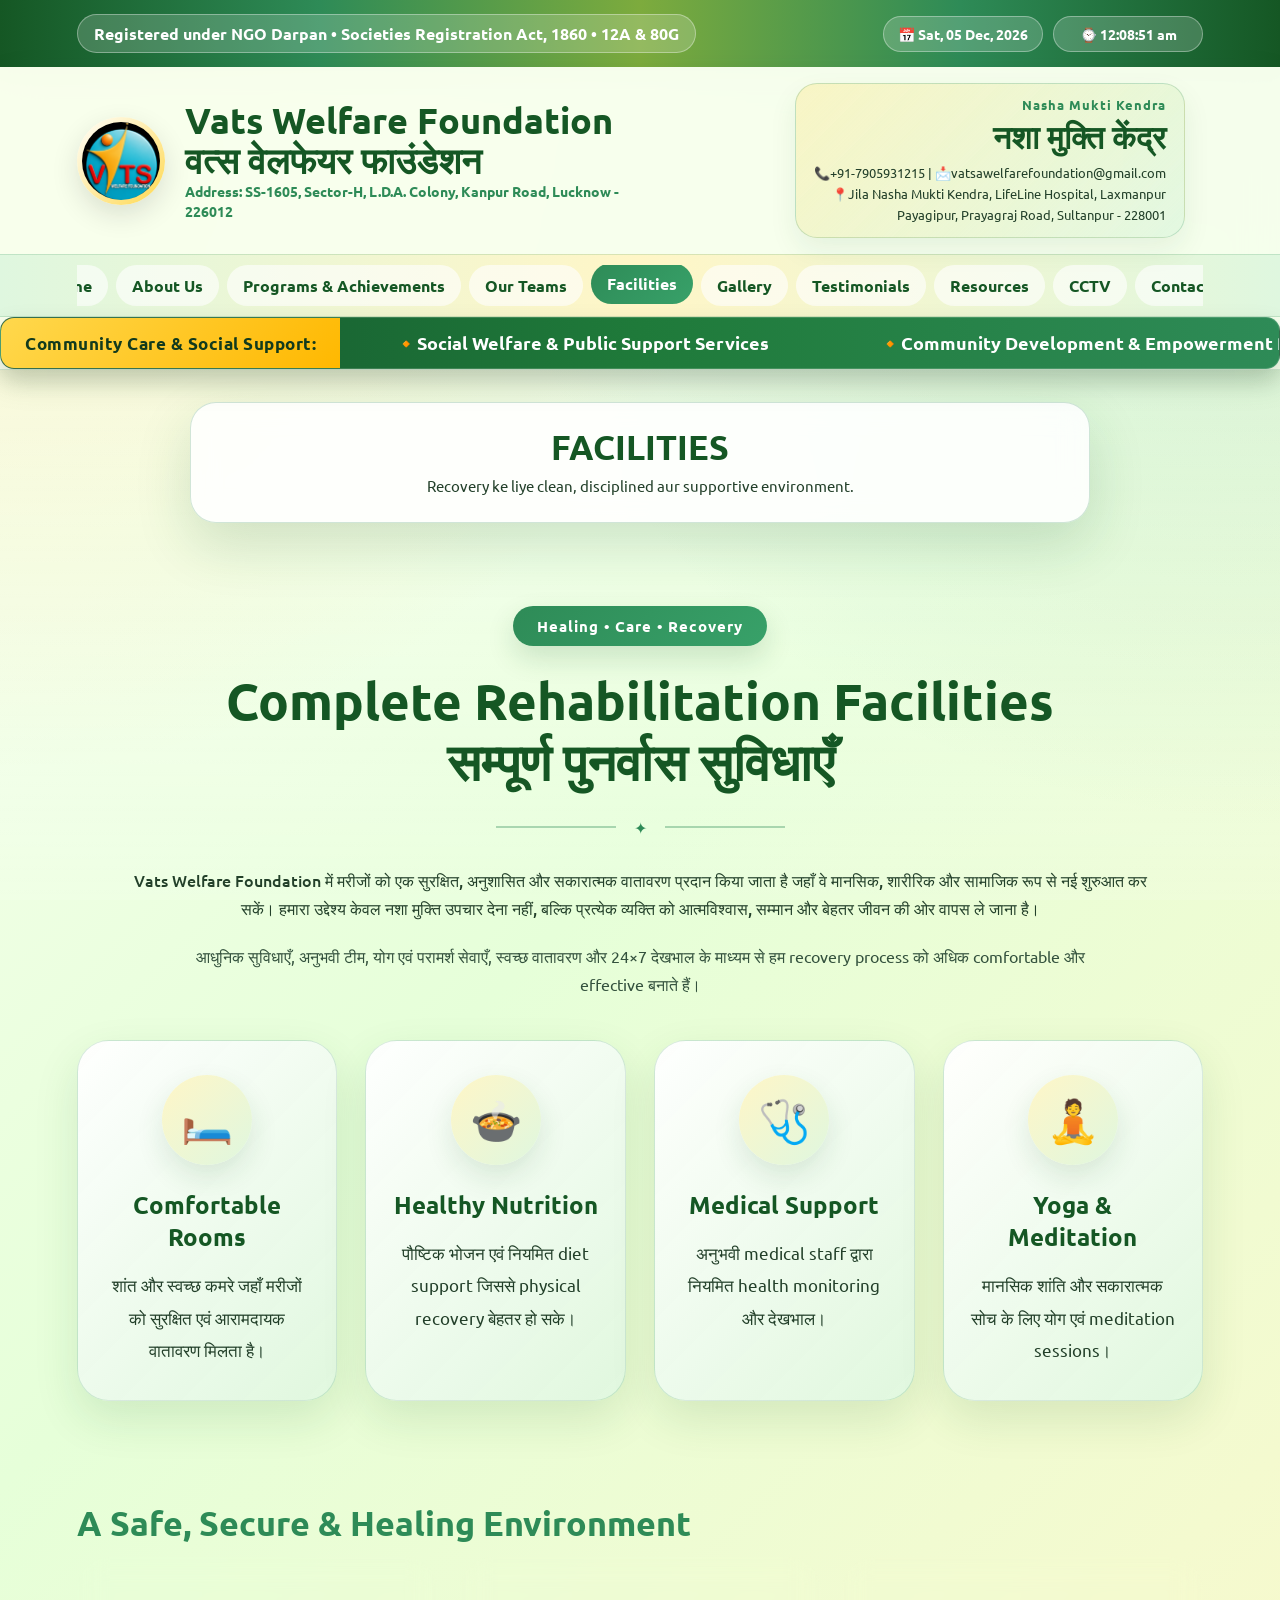
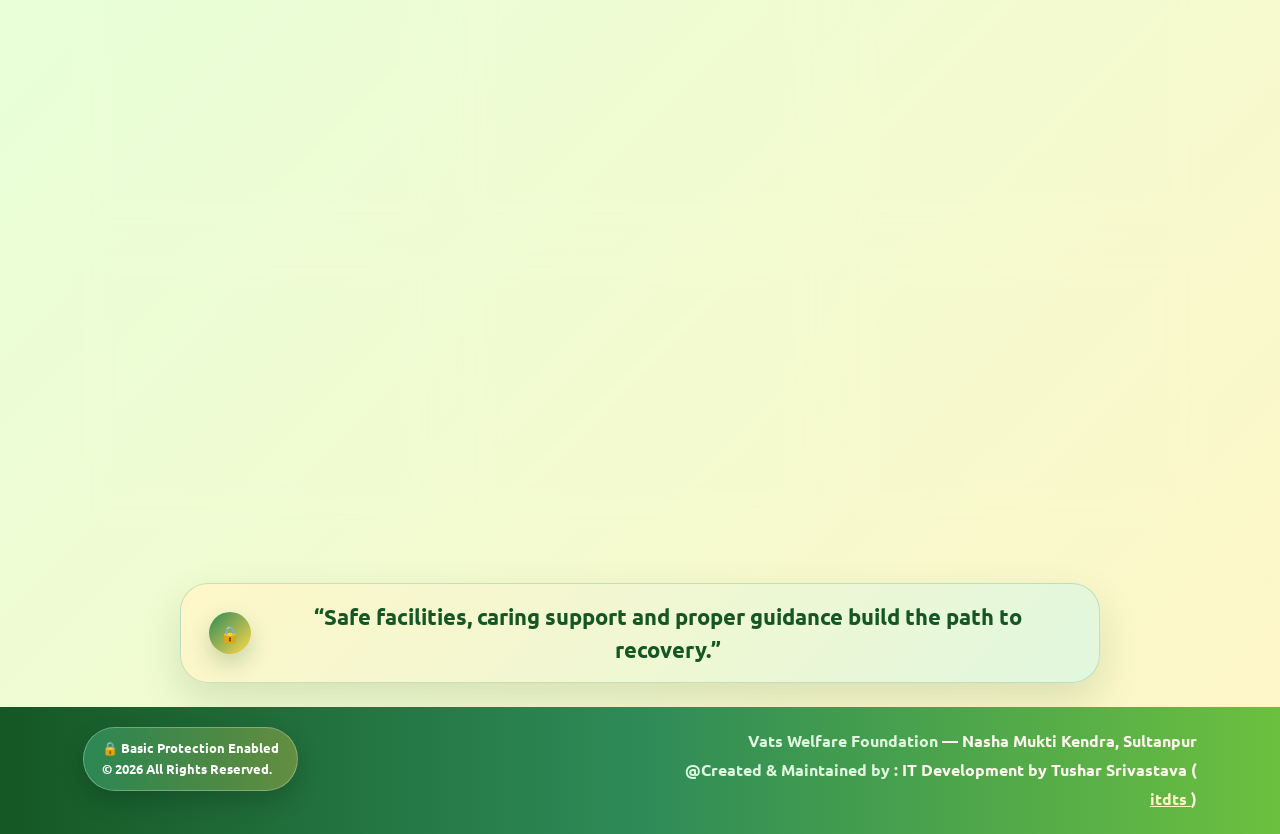
<file: facilities.html>
<!DOCTYPE html>

<html lang="en">
<head>
<meta charset="utf-8"/>
<meta content="width=device-width, initial-scale=1.0" name="viewport"/>
<link href="assets/images/logo.png" rel="icon" type="image/png"/>
<!-- Ubuntu Font for Complete Website -->
<link href="https://fonts.googleapis.com" rel="preconnect"/>
<link crossorigin="" href="https://fonts.gstatic.com" rel="preconnect"/>
<link href="https://fonts.googleapis.com/css2?family=Ubuntu:wght@300;400;500;700&amp;display=swap" rel="stylesheet"/>
<title>
   Facilities - Vats Welfare Foundation
  </title>
<link href="style.css" rel="stylesheet">
<script defer="" src="script.js">
</script>
<link href="https://fonts.googleapis.com" rel="preconnect">
<link crossorigin="" href="https://fonts.gstatic.com" rel="preconnect"/>
</link></link></head>
<body class="inner-page facilities-page">
<div class="top-ribbon">
<span>Registered under NGO Darpan • Societies Registration Act, 1860 • 12A &amp; 80G</span>
<span class="top-tools">
<span id="headerDate">📅 -- --- ----</span>
<span id="headerTime">⌚ --:--:--</span>
</span>
</div>
<header class="site-header">
<!-- Brand Logo + Mobile Menu -->
<div class="brand-row">
<a class="brand foundation-brand" href="index.html">
<img alt="Vats Welfare Foundation Logo" draggable="false" src="assets/images/logo.png"/>
<div>
<strong>Vats Welfare Foundation<br/>वत्स वेलफेयर फाउंडेशन</strong>
<small>Address: SS-1605, Sector-H, L.D.A. Colony, Kanpur Road, Lucknow - 226012</small>
</div>
</a>
<div class="project-brand">
<span>Nasha Mukti Kendra</span>
<strong>नशा मुक्ति केंद्र</strong>
<small>📞+91-7905931215 | 📩vatsawelfarefoundation@gmail.com <br/> 📍Jila Nasha Mukti Kendra, LifeLine Hospital, Laxmanpur<br/>Payagipur,
Prayagraj Road, Sultanpur - 228001</small>
</div>
<button aria-expanded="false" aria-label="Open Menu" class="menu-toggle">☰</button>
</div>
<!-- Navigation Menu -->
<div class="nav-strip">
<nav class="main-nav">
<a href="index.html">
                    Home
                </a>
<a href="about.html">
                    About Us
                </a>
<a href="programs.html">
                    Programs &amp; Achievements
                </a>
<a href="team.html">
                    Our Teams
                </a>
<a class="active" href="facilities.html">
                    Facilities
                </a>
<a href="gallery.html">
                    Gallery
                </a>
<a href="testimonials.html">
                    Testimonials
                </a>
<a href="resources.html">
                    Resources
                </a>
<a href="cctv.html">
                    CCTV
                </a>
<a href="contact.html">
                    Contact Us
                </a>
</nav>
</div>
<div class="news-ticker-container">
<div class="news-ticker-title">Community Care &amp; Social Support:</div>
<div class="news-ticker-wrapper">
<div class="news-ticker-content">
<span>🔸Social Welfare &amp; Public Support Services</span>
<span>🔸Community Development &amp; Empowerment Programs</span>
<span>🔸Social Justice &amp; Rehabilitation Support</span>
<span>🔸Creating Positive Change Through Compassionate Care</span>
</div>
</div>
</div>
</header>
<main>
<section class="page-title">
<h1>
     FACILITIES
    </h1>
<p>
     Recovery ke liye clean, disciplined aur supportive environment.
    </p>
</section>

<!-- =========================
     FACILITIES INTRO SECTION
========================= -->

<section class="facilities-intro-section">

    <div class="facility-badge">
        Healing • Care • Recovery
    </div>

    <h2>
        Complete Rehabilitation Facilities <br>
        सम्पूर्ण पुनर्वास सुविधाएँ
    </h2>

    <div class="facility-divider">
        <span></span>
        ✦
        <span></span>
    </div>

    <p class="facility-main-text">
        Vats Welfare Foundation में मरीजों को एक सुरक्षित, अनुशासित और सकारात्मक वातावरण 
        प्रदान किया जाता है जहाँ वे मानसिक, शारीरिक और सामाजिक रूप से नई शुरुआत कर सकें। 
        हमारा उद्देश्य केवल नशा मुक्ति उपचार देना नहीं, बल्कि प्रत्येक व्यक्ति को आत्मविश्वास, 
        सम्मान और बेहतर जीवन की ओर वापस ले जाना है।
    </p>

    <p class="facility-sub-text">
        आधुनिक सुविधाएँ, अनुभवी टीम, योग एवं परामर्श सेवाएँ, स्वच्छ वातावरण और 
        24×7 देखभाल के माध्यम से हम recovery process को अधिक comfortable और effective बनाते हैं।
    </p>

    <!-- FEATURE BLOCKS -->

    <div class="facility-feature-grid">

        <div class="facility-feature-box">
            <div class="facility-icon">🛏️</div>
            <h3>Comfortable Rooms</h3>
            <p>
                शांत और स्वच्छ कमरे जहाँ मरीजों को सुरक्षित एवं आरामदायक वातावरण मिलता है।
            </p>
        </div>

        <div class="facility-feature-box">
            <div class="facility-icon">🍲</div>
            <h3>Healthy Nutrition</h3>
            <p>
                पौष्टिक भोजन एवं नियमित diet support जिससे physical recovery बेहतर हो सके।
            </p>
        </div>

        <div class="facility-feature-box">
            <div class="facility-icon">🩺</div>
            <h3>Medical Support</h3>
            <p>
                अनुभवी medical staff द्वारा नियमित health monitoring और देखभाल।
            </p>
        </div>

        <div class="facility-feature-box">
            <div class="facility-icon">🧘</div>
            <h3>Yoga & Meditation</h3>
            <p>
                मानसिक शांति और सकारात्मक सोच के लिए योग एवं meditation sessions।
            </p>
        </div>

    </div>

</section>

<section>
<h2>
     A Safe, Secure &amp; Healing Environment
    </h2>
<div class="gallery-grid small">
<figure>
<img src="assets/images/facilities/finalfacilities1.jpg"/>
<figcaption>
       Patient Room | मरीज कक्ष
      </figcaption>
</figure>
<figure>
<img src="assets/images/facilities/finalfacilities2.jpg"/>
<figcaption>
       Reception Area | स्वागत क्षेत्र
      </figcaption>
</figure>
<figure>
<img src="assets/images/facilities/finalfacilities3.jpg"/>
<figcaption>
       Staff Area | कर्मचारी क्षेत्र
      </figcaption>
</figure>
<figure>
<img src="assets/images/facilities/finalfacilities4.jpg"/>
<figcaption>
       Kitchen And Dining | रसोई और भोजन क्षेत्र
      </figcaption>
</figure>
<figure>
<img src="assets/images/facilities/finalfacilities5.jpg"/>
<figcaption>
       Counselling Room | परामर्श कक्ष
      </figcaption>
</figure>
<figure>
<img src="assets/images/facilities/finalfacilities6.jpg"/>
<figcaption>
       Doctor's Consultation | डॉक्टर की परामर्श कक्ष
      </figcaption>
</figure>
</div>
</section>
</main>
<section class="quote-lock-section">
<div class="quote-lock-card">
<span class="quote-lock-icon">🔒</span>
<p>“Safe facilities, caring support and proper guidance build the path to recovery.”</p>
</div>
</section><footer class="footer">
<!-- LEFT SIDE FOOTER MESSAGE -->
<div class="footer-left">
<span class="protection-tag">
            🔒 Basic Protection Enabled<br/>
            © 2026 All Rights Reserved.
        </span>
</div>
<!-- RIGHT SIDE FOOTER CREDIT + PROTECTION -->
<div class="footer-right">
<b>Vats Welfare Foundation</b>
        — Nasha Mukti Kendra, Sultanpur

        <br/>
<b>@Created &amp; Maintained by :</b>
        IT Development by Tushar Srivastava
        (
        <a class="footer-link" href="https://www.linkedin.com/company/it-development-by-tushar-srivastava-itdts" target="_blank">
            itdts
        </a>
        )
    </div>
</footer>
<button id="toTop">
        ↑
    </button>
</body>
</html>
</file>
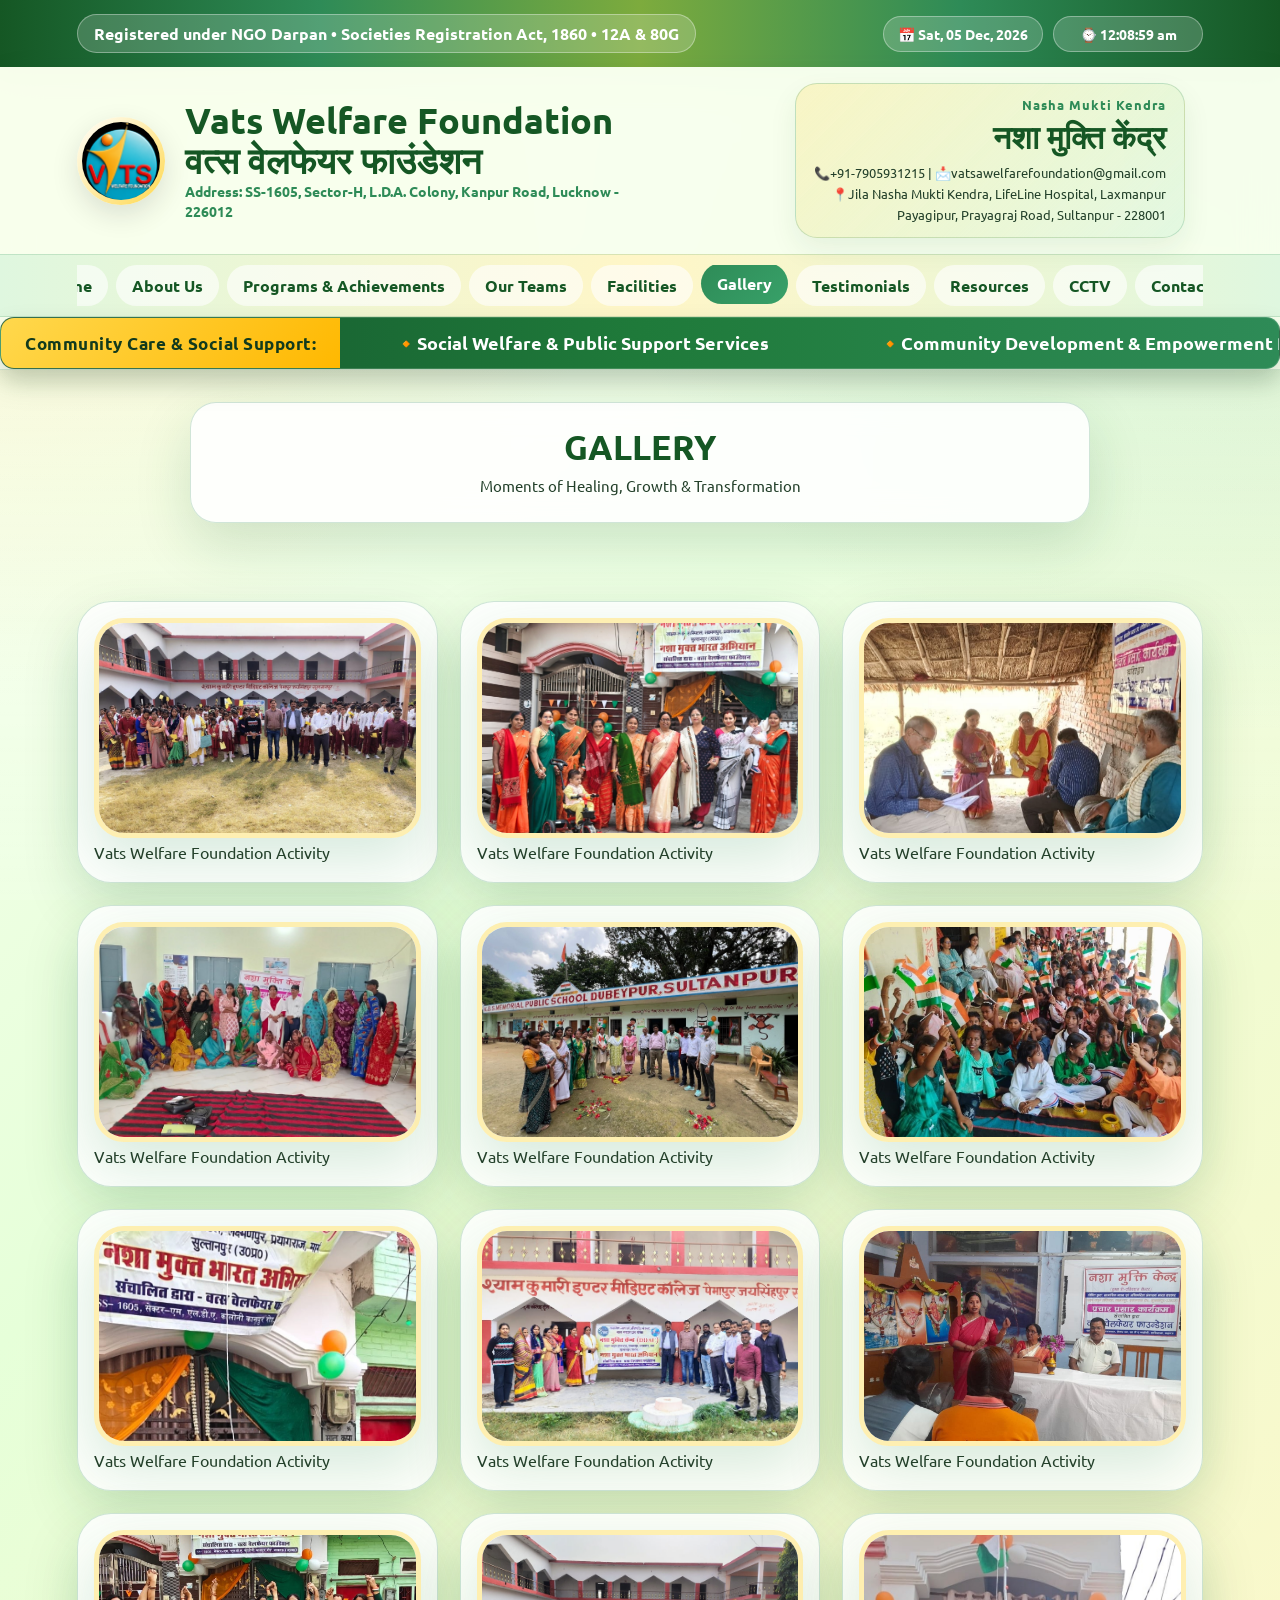
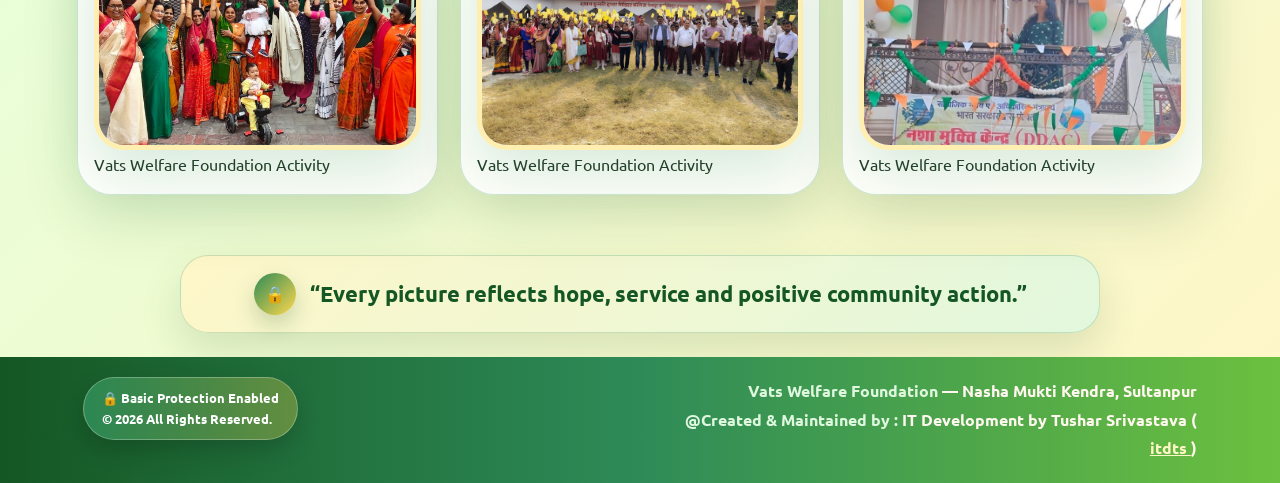
<file: gallery.html>
<!DOCTYPE html>

<html lang="en">
<head>
<meta charset="utf-8"/>
<meta content="width=device-width, initial-scale=1.0" name="viewport"/>
<link href="assets/images/logo.png" rel="icon" type="image/png"/>
<!-- Ubuntu Font for Complete Website -->
<link href="https://fonts.googleapis.com" rel="preconnect"/>
<link crossorigin="" href="https://fonts.gstatic.com" rel="preconnect"/>
<link href="https://fonts.googleapis.com/css2?family=Ubuntu:wght@300;400;500;700&amp;display=swap" rel="stylesheet"/>
<title>
   Gallery - Vats Welfare Foundation
  </title>
<link href="style.css" rel="stylesheet">
<script defer="" src="script.js">
</script>
<link href="https://fonts.googleapis.com" rel="preconnect">
<link crossorigin="" href="https://fonts.gstatic.com" rel="preconnect"/>
</link></link></head>
<body class="inner-page gallery-page">
<div class="top-ribbon">
<span>Registered under NGO Darpan • Societies Registration Act, 1860 • 12A &amp; 80G</span>
<span class="top-tools">
<span id="headerDate">📅 -- --- ----</span>
<span id="headerTime">⌚ --:--:--</span>
</span>
</div>
<header class="site-header">
<!-- Brand Logo + Mobile Menu -->
<div class="brand-row">
<a class="brand foundation-brand" href="index.html">
<img alt="Vats Welfare Foundation Logo" draggable="false" src="assets/images/logo.png"/>
<div>
<strong>Vats Welfare Foundation<br/>वत्स वेलफेयर फाउंडेशन</strong>
<small>Address: SS-1605, Sector-H, L.D.A. Colony, Kanpur Road, Lucknow - 226012</small>
</div>
</a>
<div class="project-brand">
<span>Nasha Mukti Kendra</span>
<strong>नशा मुक्ति केंद्र</strong>
<small>📞+91-7905931215 | 📩vatsawelfarefoundation@gmail.com <br/> 📍Jila Nasha Mukti Kendra, LifeLine Hospital, Laxmanpur<br/>Payagipur,
Prayagraj Road, Sultanpur - 228001</small>
</div>
<button aria-expanded="false" aria-label="Open Menu" class="menu-toggle">☰</button>
</div>
<!-- Navigation Menu -->
<div class="nav-strip">
<nav class="main-nav">
<a href="index.html">
                    Home
                </a>
<a href="about.html">
                    About Us
                </a>
<a href="programs.html">
                    Programs &amp; Achievements
                </a>
<a href="team.html">
                    Our Teams
                </a>
<a href="facilities.html">
                    Facilities
                </a>
<a class="active" href="gallery.html">
                    Gallery
                </a>
<a href="testimonials.html">
                    Testimonials
                </a>
<a href="resources.html">
                    Resources
                </a>
<a href="cctv.html">
                    CCTV
                </a>
<a href="contact.html">
                    Contact Us
                </a>
</nav>
</div>
<div class="news-ticker-container">
<div class="news-ticker-title">Community Care &amp; Social Support:</div>
<div class="news-ticker-wrapper">
<div class="news-ticker-content">
<span>🔸Social Welfare &amp; Public Support Services</span>
<span>🔸Community Development &amp; Empowerment Programs</span>
<span>🔸Social Justice &amp; Rehabilitation Support</span>
<span>🔸Creating Positive Change Through Compassionate Care</span>
</div>
</div>
</div>
</header>
<main>
<section class="page-title">
<h1>
     GALLERY
    </h1>
<p>
     Moments of Healing, Growth &amp; Transformation
    </p>
</section>
<section class="gallery-grid">
<figure>
<img src="assets/images/activites/finalactivity1.jpg"/>
<figcaption>
      Vats Welfare Foundation Activity
     </figcaption>
</figure>
<figure>
<img src="assets/images/activites/finalactivity2.jpg"/>
<figcaption>
      Vats Welfare Foundation Activity
     </figcaption>
</figure>
<figure>
<img src="assets/images/activites/finalactivity3.jpg"/>
<figcaption>
      Vats Welfare Foundation Activity
     </figcaption>
</figure>
<figure>
<img src="assets/images/activites/finalactivity4.jpg"/>
<figcaption>
      Vats Welfare Foundation Activity
     </figcaption>
</figure>
<figure>
<img src="assets/images/activites/finalactivity5.jpg"/>
<figcaption>
      Vats Welfare Foundation Activity
     </figcaption>
</figure>
<figure>
<img src="assets/images/activites/finalactivity6.jpg"/>
<figcaption>
      Vats Welfare Foundation Activity
     </figcaption>
</figure>
<!--
<figure>
<img src="assets/images/center/finalcenter1.jpg"/>
<figcaption>
      Vats Welfare Foundation Activity
     </figcaption>
</figure>
<figure>
<img src="assets/images/center/finalcenter2.jpg"/>
<figcaption>
      Vats Welfare Foundation Activity
     </figcaption>
</figure>
<figure>
<img src="assets/images/center/finalcenter3.jpg"/>
<figcaption>
      Vats Welfare Foundation Activity
     </figcaption>
</figure>
<figure>
<img src="assets/images/center/finalcenter4.jpg"/>
<figcaption>
      Vats Welfare Foundation Activity
     </figcaption>
</figure>
<figure>
<img src="assets/images/center/finalcenter5.jpg"/>
<figcaption>
      Vats Welfare Foundation Activity
     </figcaption>
</figure>
<figure>
<img src="assets/images/center/finalcenter6.jpg"/>
<figcaption>
      Vats Welfare Foundation Activity
     </figcaption>
</figure>
<figure>
<img src="assets/images/counselling/finalcounselling1.jpg"/>
<figcaption>
      Vats Welfare Foundation Activity
     </figcaption>
</figure>
<figure>
<img src="assets/images/counselling/finalcounselling2.jpg"/>
<figcaption>
      Vats Welfare Foundation Activity
     </figcaption>
</figure>
<figure>
<img src="assets/images/counselling/finalcounselling3.jpg"/>
<figcaption>
      Vats Welfare Foundation Activity
     </figcaption>
</figure>
<figure>
<img src="assets/images/counselling/finalcounselling4.jpg"/>
<figcaption>
      Vats Welfare Foundation Activity
     </figcaption>
</figure>
<figure>
<img src="assets/images/counselling/finalcounselling5.jpg"/>
<figcaption>
      Vats Welfare Foundation Activity
     </figcaption>
</figure>
<figure>
<img src="assets/images/counselling/finalcounselling6.jpg"/>
<figcaption>
      Vats Welfare Foundation Activity
     </figcaption>
</figure>
-->
<figure>
<img src="assets/images/events/finalevent1.jpg"/>
<figcaption>
      Vats Welfare Foundation Activity
     </figcaption>
</figure>
<figure>
<img src="assets/images/events/finalevent2.jpg"/>
<figcaption>
      Vats Welfare Foundation Activity
     </figcaption>
</figure>
<figure>
<img src="assets/images/events/finalevent3.jpg"/>
<figcaption>
      Vats Welfare Foundation Activity
     </figcaption>
</figure>
<figure>
<img src="assets/images/events/finalevent4.jpg"/>
<figcaption>
      Vats Welfare Foundation Activity
     </figcaption>
</figure>
<figure>
<img src="assets/images/events/finalevent5.jpg"/>
<figcaption>
      Vats Welfare Foundation Activity
     </figcaption>
</figure>
<figure>
<img src="assets/images/events/finalevent6.jpg"/>
<figcaption>
      Vats Welfare Foundation Activity
     </figcaption>
</figure>
<!--
<figure>
<img src="assets/images/treatment/finaltreatment1.jpg"/>
<figcaption>
      Vats Welfare Foundation Activity
     </figcaption>
</figure>
<figure>
<img src="assets/images/treatment/finaltreatment2.jpg"/>
<figcaption>
      Vats Welfare Foundation Activity
     </figcaption>
</figure>
<figure>
<img src="assets/images/treatment/finaltreatment3.jpg"/>
<figcaption>
      Vats Welfare Foundation Activity
     </figcaption>
</figure>
<figure>
<img src="assets/images/treatment/finaltreatment4.jpg"/>
<figcaption>
      Vats Welfare Foundation Activity
     </figcaption>
</figure>
<figure>
<img src="assets/images/treatment/finaltreatment5.jpg"/>
<figcaption>
      Vats Welfare Foundation Activity
     </figcaption>
</figure>
<figure>
<img src="assets/images/treatment/finaltreatment6.jpg"/>
<figcaption>
      Vats Welfare Foundation Activity
     </figcaption>
</figure>
-->
</section>
</main>
<section class="quote-lock-section">
<div class="quote-lock-card">
<span class="quote-lock-icon">🔒</span>
<p>“Every picture reflects hope, service and positive community action.”</p>
</div>
</section><footer class="footer">
<!-- LEFT SIDE FOOTER MESSAGE -->
<div class="footer-left">
<span class="protection-tag">
            🔒 Basic Protection Enabled<br/>
            © 2026 All Rights Reserved.
        </span>
</div>
<!-- RIGHT SIDE FOOTER CREDIT + PROTECTION -->
<div class="footer-right">
<b>Vats Welfare Foundation</b>
        — Nasha Mukti Kendra, Sultanpur

        <br/>
<b>@Created &amp; Maintained by :</b>
        IT Development by Tushar Srivastava
        (
        <a class="footer-link" href="https://www.linkedin.com/company/it-development-by-tushar-srivastava-itdts" target="_blank">
            itdts
        </a>
        )
    </div>
</footer>
<button id="toTop">
        ↑
    </button>
</body>
</html>
</file>
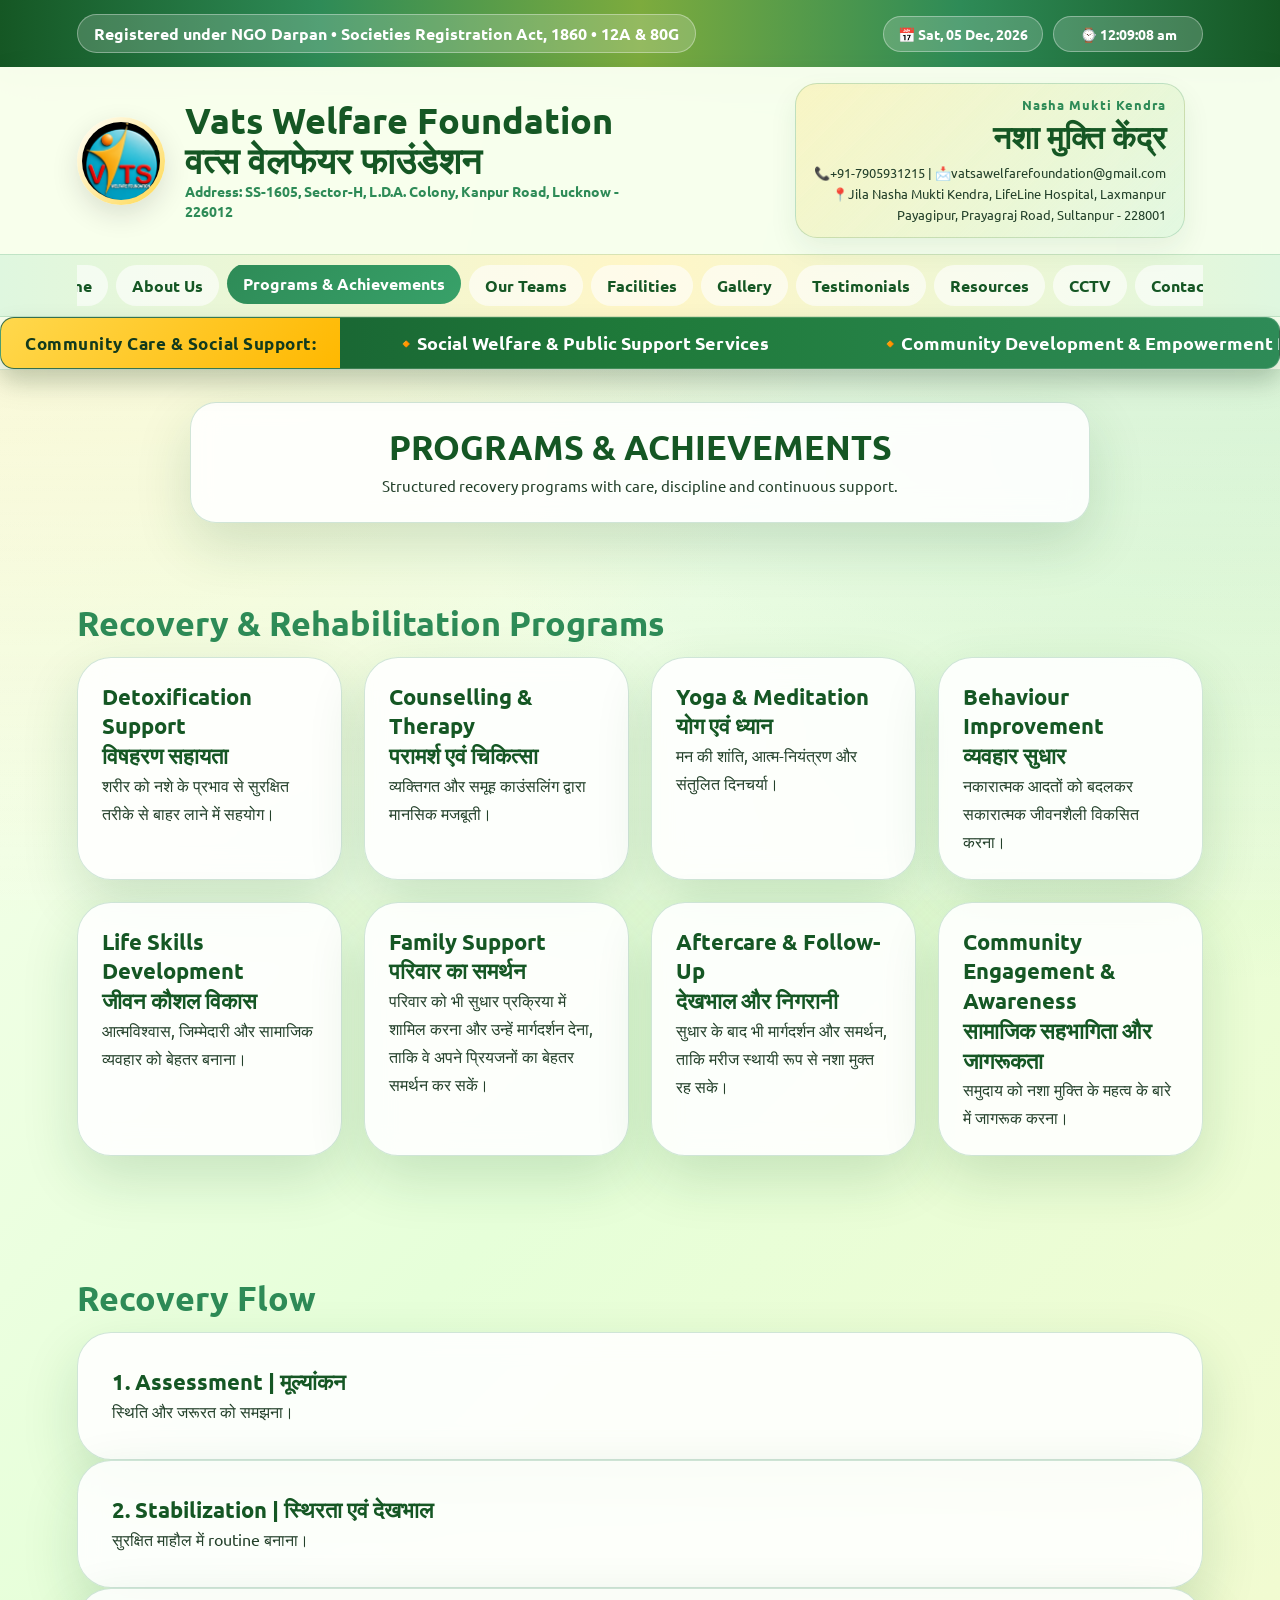
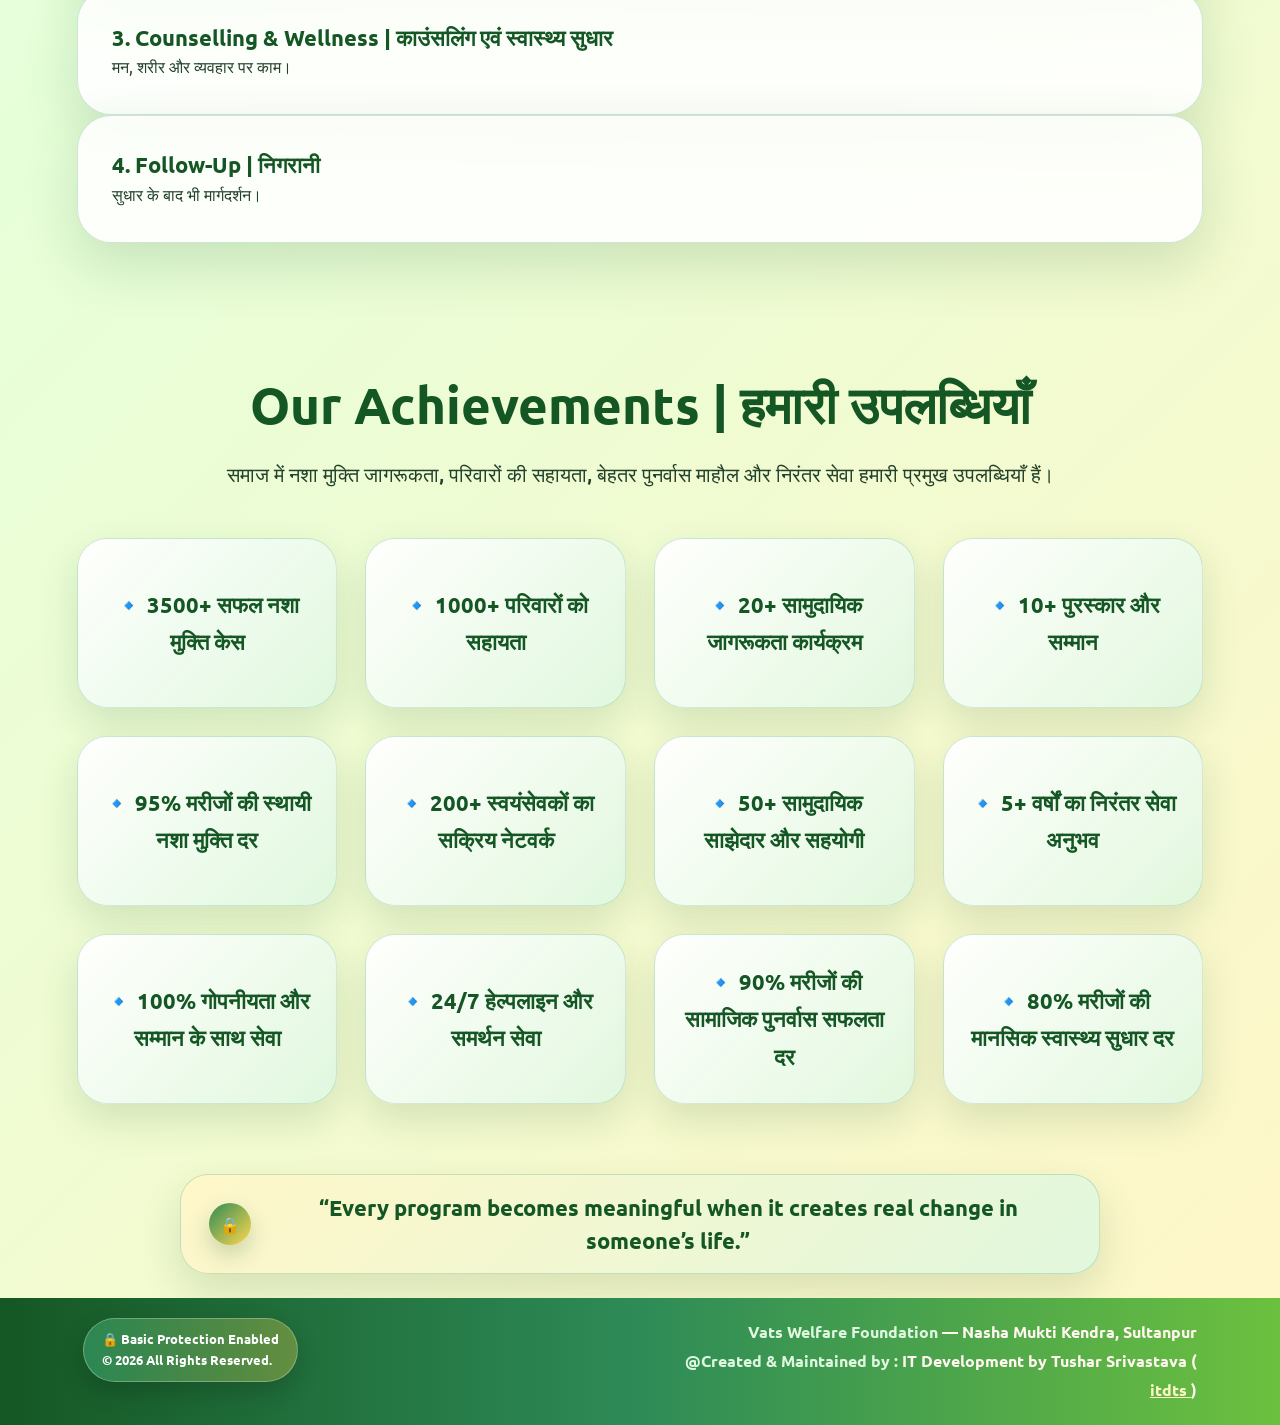
<file: programs.html>
<!DOCTYPE html>

<html lang="en">
<head>
<meta charset="utf-8"/>
<meta content="width=device-width, initial-scale=1.0" name="viewport"/>
<link href="assets/images/logo.png" rel="icon" type="image/png"/>
<!-- Ubuntu Font for Complete Website -->
<link href="https://fonts.googleapis.com" rel="preconnect"/>
<link crossorigin="" href="https://fonts.gstatic.com" rel="preconnect"/>
<link href="https://fonts.googleapis.com/css2?family=Ubuntu:wght@300;400;500;700&amp;display=swap" rel="stylesheet"/>
<title>
   Programs &amp; Achievements - Vats Welfare Foundation
  </title>
<link href="style.css" rel="stylesheet">
<script defer="" src="script.js">
</script>
<link href="https://fonts.googleapis.com" rel="preconnect">
<link crossorigin="" href="https://fonts.gstatic.com" rel="preconnect"/>
</link></link></head>
<body class="inner-page">
<div class="top-ribbon">
<span>Registered under NGO Darpan • Societies Registration Act, 1860 • 12A &amp; 80G</span>
<span class="top-tools">
<span id="headerDate">📅 -- --- ----</span>
<span id="headerTime">⌚ --:--:--</span>
</span>
</div>
<header class="site-header">
<!-- Brand Logo + Mobile Menu -->
<div class="brand-row">
<a class="brand foundation-brand" href="index.html">
<img alt="Vats Welfare Foundation Logo" draggable="false" src="assets/images/logo.png"/>
<div>
<strong>Vats Welfare Foundation<br/>वत्स वेलफेयर फाउंडेशन</strong>
<small>Address: SS-1605, Sector-H, L.D.A. Colony, Kanpur Road, Lucknow - 226012</small>
</div>
</a>
<div class="project-brand">
<span>Nasha Mukti Kendra</span>
<strong>नशा मुक्ति केंद्र</strong>
<small>📞+91-7905931215 | 📩vatsawelfarefoundation@gmail.com <br/> 📍Jila Nasha Mukti Kendra, LifeLine Hospital, Laxmanpur<br/>Payagipur,
Prayagraj Road, Sultanpur - 228001</small>
</div>
<button aria-expanded="false" aria-label="Open Menu" class="menu-toggle">☰</button>
</div>
<!-- Navigation Menu -->
<div class="nav-strip">
<nav class="main-nav">
<a href="index.html">
                    Home
                </a>
<a href="about.html">
                    About Us
                </a>
<a class="active" href="programs.html">
                    Programs &amp; Achievements
                </a>
<a href="team.html">
                    Our Teams
                </a>
<a href="facilities.html">
                    Facilities
                </a>
<a href="gallery.html">
                    Gallery
                </a>
<a href="testimonials.html">
                    Testimonials
                </a>
<a href="resources.html">
                    Resources
                </a>
<a href="cctv.html">
                    CCTV
                </a>
<a href="contact.html">
                    Contact Us
                </a>
</nav>
</div>
<div class="news-ticker-container">
<div class="news-ticker-title">Community Care &amp; Social Support:</div>
<div class="news-ticker-wrapper">
<div class="news-ticker-content">
<span>🔸Social Welfare &amp; Public Support Services</span>
<span>🔸Community Development &amp; Empowerment Programs</span>
<span>🔸Social Justice &amp; Rehabilitation Support</span>
<span>🔸Creating Positive Change Through Compassionate Care</span>
</div>
</div>
</div>
</header>
<main>
<section class="page-title">
<h1>
     PROGRAMS &amp; ACHIEVEMENTS
    </h1>
<p>
     Structured recovery programs with care, discipline and continuous support.
    </p>
</section>
<section>
<h2>
     Recovery &amp; Rehabilitation Programs
    </h2>
<div class="cards">
<article>
<h3>
       Detoxification Support<br> विषहरण सहायता
      </h3>
<p>
       शरीर को नशे के प्रभाव से सुरक्षित तरीके से बाहर लाने में सहयोग।
      </p>
</article>
<article>
<h3>
       Counselling &amp; Therapy<br> परामर्श एवं चिकित्सा
      </h3>
<p>
       व्यक्तिगत और समूह काउंसलिंग द्वारा मानसिक मजबूती।
      </p>
</article>
<article>
<h3>
       Yoga &amp; Meditation<br> योग एवं ध्यान
      </h3>
<p>
       मन की शांति, आत्म-नियंत्रण और संतुलित दिनचर्या।
      </p>
</article>
<article>
<h3>
       Behaviour Improvement<br> व्यवहार सुधार
      </h3>
<p>
       नकारात्मक आदतों को बदलकर सकारात्मक जीवनशैली विकसित करना।
      </p>
</article>
<article>
<h3>
       Life Skills Development<br> जीवन कौशल विकास
      </h3>
<p>
       आत्मविश्वास, जिम्मेदारी और सामाजिक व्यवहार को बेहतर बनाना।
      </p>
</article>
<article>
<h3>
       Family Support<br> परिवार का समर्थन
      </h3>
<p>
         परिवार को भी सुधार प्रक्रिया में शामिल करना और उन्हें मार्गदर्शन देना, ताकि वे अपने प्रियजनों का बेहतर समर्थन कर सकें।
      </p>
</article>
<article>
<h3>
         Aftercare &amp; Follow-Up<br> देखभाल और निगरानी
      </h3>
<p>
       सुधार के बाद भी मार्गदर्शन और समर्थन, ताकि मरीज स्थायी रूप से नशा मुक्त रह सके।
      </p>
</article>
<article>
<h3>
         Community Engagement &amp; Awareness<br> सामाजिक सहभागिता और जागरूकता
      </h3>
<p>
       समुदाय को नशा मुक्ति के महत्व के बारे में जागरूक करना।
      </p>
</article>
</div>
</section>
<section>
<h2>
     Recovery Flow
    </h2>
<div class="timeline">
<div>
<h3>
       1. Assessment | मूल्यांकन
      </h3>
<p>
       स्थिति और जरूरत को समझना।
      </p>
</div>
<div>
<h3>
       2. Stabilization | स्थिरता एवं देखभाल
      </h3>
<p>
       सुरक्षित माहौल में routine बनाना।
      </p>
</div>
<div>
<h3>
       3. Counselling &amp; Wellness | काउंसलिंग एवं स्वास्थ्य सुधार
      </h3>
<p>
       मन, शरीर और व्यवहार पर काम।
      </p>
</div>
<div>
<h3>
       4. Follow-Up | निगरानी
      </h3>
<p>
       सुधार के बाद भी मार्गदर्शन।
      </p>
</div>
</div>
</section>
<section class="achievements-section">

    <h2>
        Our Achievements | हमारी उपलब्धियाँ
    </h2>

    <p class="lead">
        समाज में नशा मुक्ति जागरूकता, परिवारों की सहायता, बेहतर पुनर्वास माहौल और निरंतर सेवा हमारी प्रमुख उपलब्धियाँ हैं।
    </p>

    <div class="achievement-grid">

        <div class="achievement-box">
            🔹 3500+ सफल नशा मुक्ति केस
        </div>

        <div class="achievement-box">
            🔹 1000+ परिवारों को सहायता
        </div>

        <div class="achievement-box">
            🔹 20+ सामुदायिक जागरूकता कार्यक्रम
        </div>

        <div class="achievement-box">
            🔹 10+ पुरस्कार और सम्मान
        </div>

        <div class="achievement-box">
            🔹 95% मरीजों की स्थायी नशा मुक्ति दर
        </div>

        <div class="achievement-box">
            🔹 200+ स्वयंसेवकों का सक्रिय नेटवर्क
        </div>

        <div class="achievement-box">
            🔹 50+ सामुदायिक साझेदार और सहयोगी
        </div>

        <div class="achievement-box">
            🔹 5+ वर्षों का निरंतर सेवा अनुभव
        </div>

        <div class="achievement-box">
            🔹 100% गोपनीयता और सम्मान के साथ सेवा
        </div>

        <div class="achievement-box">
            🔹 24/7 हेल्पलाइन और समर्थन सेवा
        </div>

        <div class="achievement-box">
            🔹 90% मरीजों की सामाजिक पुनर्वास सफलता दर
        </div>

        <div class="achievement-box">
            🔹 80% मरीजों की मानसिक स्वास्थ्य सुधार दर
        </div>

    </div>

</section>
</main>
<section class="quote-lock-section">
<div class="quote-lock-card">
<span class="quote-lock-icon">🔒</span>
<p>“Every program becomes meaningful when it creates real change in someone’s life.”</p>
</div>
</section><footer class="footer">
<!-- LEFT SIDE FOOTER MESSAGE -->
<div class="footer-left">
<span class="protection-tag">
            🔒 Basic Protection Enabled<br/>
            © 2026 All Rights Reserved.
        </span>
</div>
<!-- RIGHT SIDE FOOTER CREDIT + PROTECTION -->
<div class="footer-right">
<b>Vats Welfare Foundation</b>
        — Nasha Mukti Kendra, Sultanpur

        <br/>
<b>@Created &amp; Maintained by :</b>
        IT Development by Tushar Srivastava
        (
        <a class="footer-link" href="https://www.linkedin.com/company/it-development-by-tushar-srivastava-itdts" target="_blank">
            itdts
        </a>
        )
    </div>
</footer>
<button id="toTop">
        ↑
    </button>
</body>
</html>
</file>
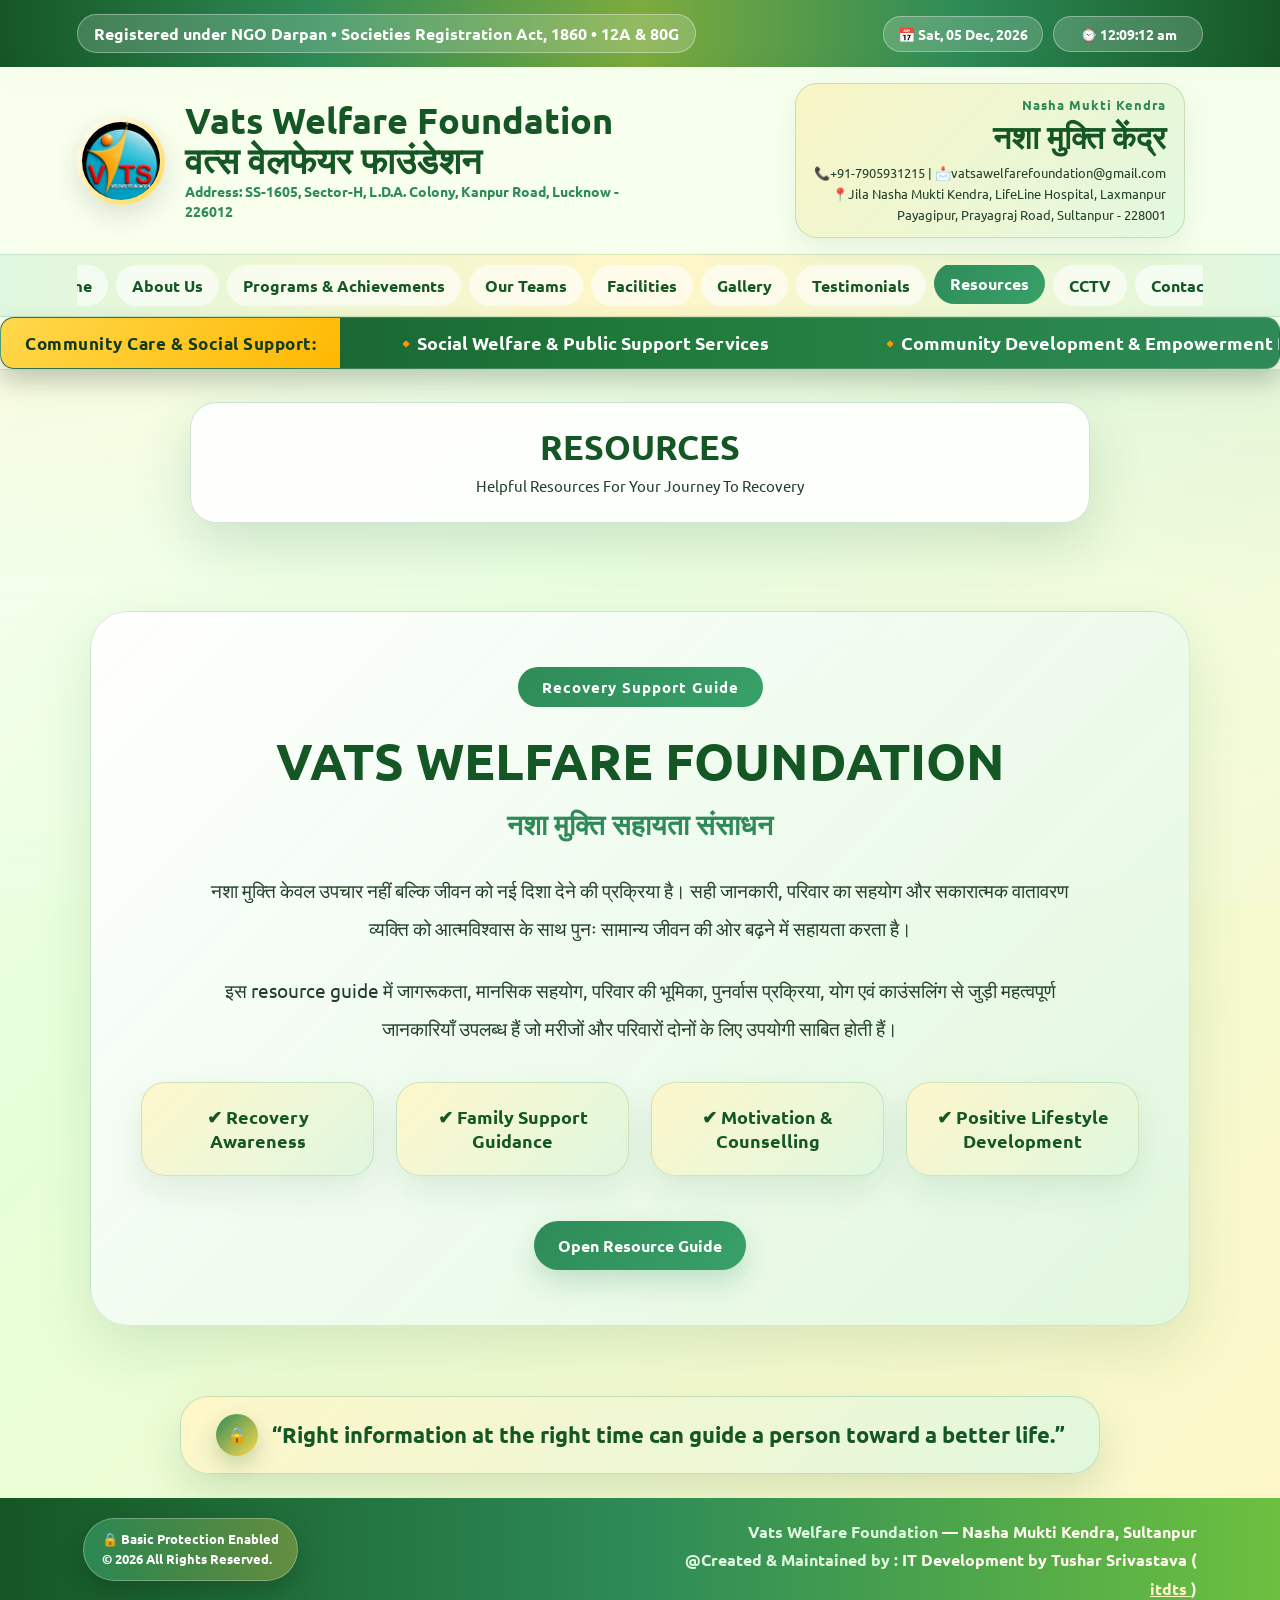
<file: resources.html>
<!DOCTYPE html>

<html lang="en">
<head>
<meta charset="utf-8"/>
<meta content="width=device-width, initial-scale=1.0" name="viewport"/>
<link href="assets/images/logo.png" rel="icon" type="image/png"/>
<!-- Ubuntu Font for Complete Website -->
<link href="https://fonts.googleapis.com" rel="preconnect"/>
<link crossorigin="" href="https://fonts.gstatic.com" rel="preconnect"/>
<link href="https://fonts.googleapis.com/css2?family=Ubuntu:wght@300;400;500;700&amp;display=swap" rel="stylesheet"/>
<title>
   Resources - Vats Welfare Foundation
  </title>
<link href="style.css" rel="stylesheet">
<script defer="" src="script.js">
</script>
<link href="https://fonts.googleapis.com" rel="preconnect">
<link crossorigin="" href="https://fonts.gstatic.com" rel="preconnect"/>
</link></link></head>
<body class="inner-page">
<div class="top-ribbon">
<span>Registered under NGO Darpan • Societies Registration Act, 1860 • 12A &amp; 80G</span>
<span class="top-tools">
<span id="headerDate">📅 -- --- ----</span>
<span id="headerTime">⌚ --:--:--</span>
</span>
</div>
<header class="site-header">
<!-- Brand Logo + Mobile Menu -->
<div class="brand-row">
<a class="brand foundation-brand" href="index.html">
<img alt="Vats Welfare Foundation Logo" draggable="false" src="assets/images/logo.png"/>
<div>
<strong>Vats Welfare Foundation<br/>वत्स वेलफेयर फाउंडेशन</strong>
<small>Address: SS-1605, Sector-H, L.D.A. Colony, Kanpur Road, Lucknow - 226012</small>
</div>
</a>
<div class="project-brand">
<span>Nasha Mukti Kendra</span>
<strong>नशा मुक्ति केंद्र</strong>
<small>📞+91-7905931215 | 📩vatsawelfarefoundation@gmail.com <br/> 📍Jila Nasha Mukti Kendra, LifeLine Hospital, Laxmanpur<br/>Payagipur,
Prayagraj Road, Sultanpur - 228001</small>
</div>
<button aria-expanded="false" aria-label="Open Menu" class="menu-toggle">☰</button>
</div>
<!-- Navigation Menu -->
<div class="nav-strip">
<nav class="main-nav">
<a href="index.html">
                    Home
                </a>
<a href="about.html">
                    About Us
                </a>
<a href="programs.html">
                    Programs &amp; Achievements
                </a>
<a href="team.html">
                    Our Teams
                </a>
<a href="facilities.html">
                    Facilities
                </a>
<a href="gallery.html">
                    Gallery
                </a>
<a href="testimonials.html">
                    Testimonials
                </a>
<a class="active" href="resources.html">
                    Resources
                </a>
<a href="cctv.html">
                    CCTV
                </a>
<a href="contact.html">
                    Contact Us
                </a>
</nav>
</div>
<div class="news-ticker-container">
<div class="news-ticker-title">Community Care &amp; Social Support:</div>
<div class="news-ticker-wrapper">
<div class="news-ticker-content">
<span>🔸Social Welfare &amp; Public Support Services</span>
<span>🔸Community Development &amp; Empowerment Programs</span>
<span>🔸Social Justice &amp; Rehabilitation Support</span>
<span>🔸Creating Positive Change Through Compassionate Care</span>
</div>
</div>
</div>
</header>
<main>
<section class="page-title">
<h1>
     RESOURCES
    </h1>
<p>
     Helpful Resources For Your Journey To Recovery
    </p>
</section>
<section class="resource-section">

    <div class="resource-card">

        <div class="resource-badge">
            Recovery Support Guide
        </div>

        <h2>
            VATS WELFARE FOUNDATION
        </h2>

        <h3>
            नशा मुक्ति सहायता संसाधन
        </h3>

        <p>
            नशा मुक्ति केवल उपचार नहीं बल्कि जीवन को नई दिशा देने की प्रक्रिया है।
            सही जानकारी, परिवार का सहयोग और सकारात्मक वातावरण व्यक्ति को
            आत्मविश्वास के साथ पुनः सामान्य जीवन की ओर बढ़ने में सहायता करता है।
        </p>

        <p>
            इस resource guide में जागरूकता, मानसिक सहयोग, परिवार की भूमिका,
            पुनर्वास प्रक्रिया, योग एवं काउंसलिंग से जुड़ी महत्वपूर्ण जानकारियाँ
            उपलब्ध हैं जो मरीजों और परिवारों दोनों के लिए उपयोगी साबित होती हैं।
        </p>

        <div class="resource-highlights">

            <div>
                ✔ Recovery Awareness
            </div>

            <div>
                ✔ Family Support Guidance
            </div>

            <div>
                ✔ Motivation & Counselling
            </div>

            <div>
                ✔ Positive Lifestyle Development
            </div>

        </div>

        <a class="btn" href="assets/documents/resources/guide.pdf">
            Open Resource Guide
        </a>

    </div>

</section>
</main>
<section class="quote-lock-section">
<div class="quote-lock-card">
<span class="quote-lock-icon">🔒</span>
<p>“Right information at the right time can guide a person toward a better life.”</p>
</div>
</section><footer class="footer">
<!-- LEFT SIDE FOOTER MESSAGE -->
<div class="footer-left">
<span class="protection-tag">
            🔒 Basic Protection Enabled<br/>
            © 2026 All Rights Reserved.
        </span>
</div>
<!-- RIGHT SIDE FOOTER CREDIT + PROTECTION -->
<div class="footer-right">
<b>Vats Welfare Foundation</b>
        — Nasha Mukti Kendra, Sultanpur

        <br/>
<b>@Created &amp; Maintained by :</b>
        IT Development by Tushar Srivastava
        (
        <a class="footer-link" href="https://www.linkedin.com/company/it-development-by-tushar-srivastava-itdts" target="_blank">
            itdts
        </a>
        )
    </div>
</footer>
<button id="toTop">
        ↑
    </button>
</body>
</html>
</file>
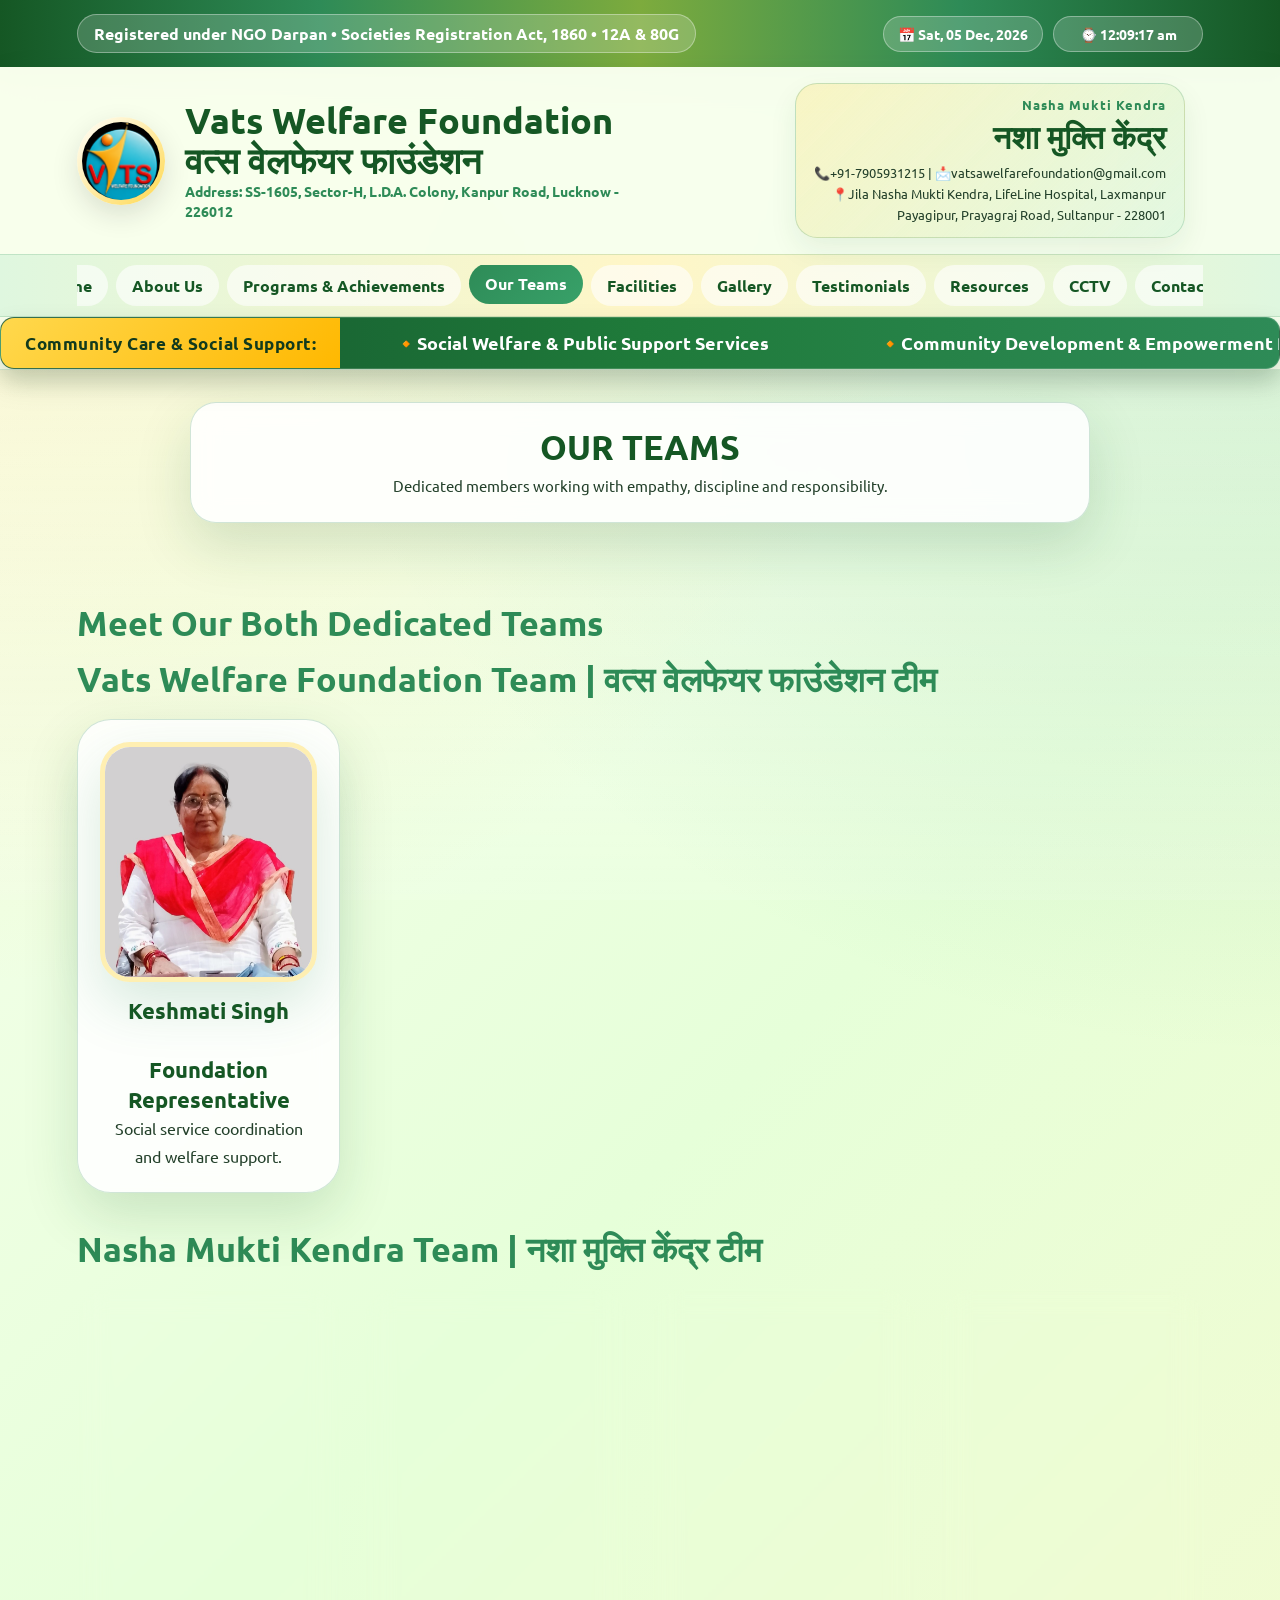
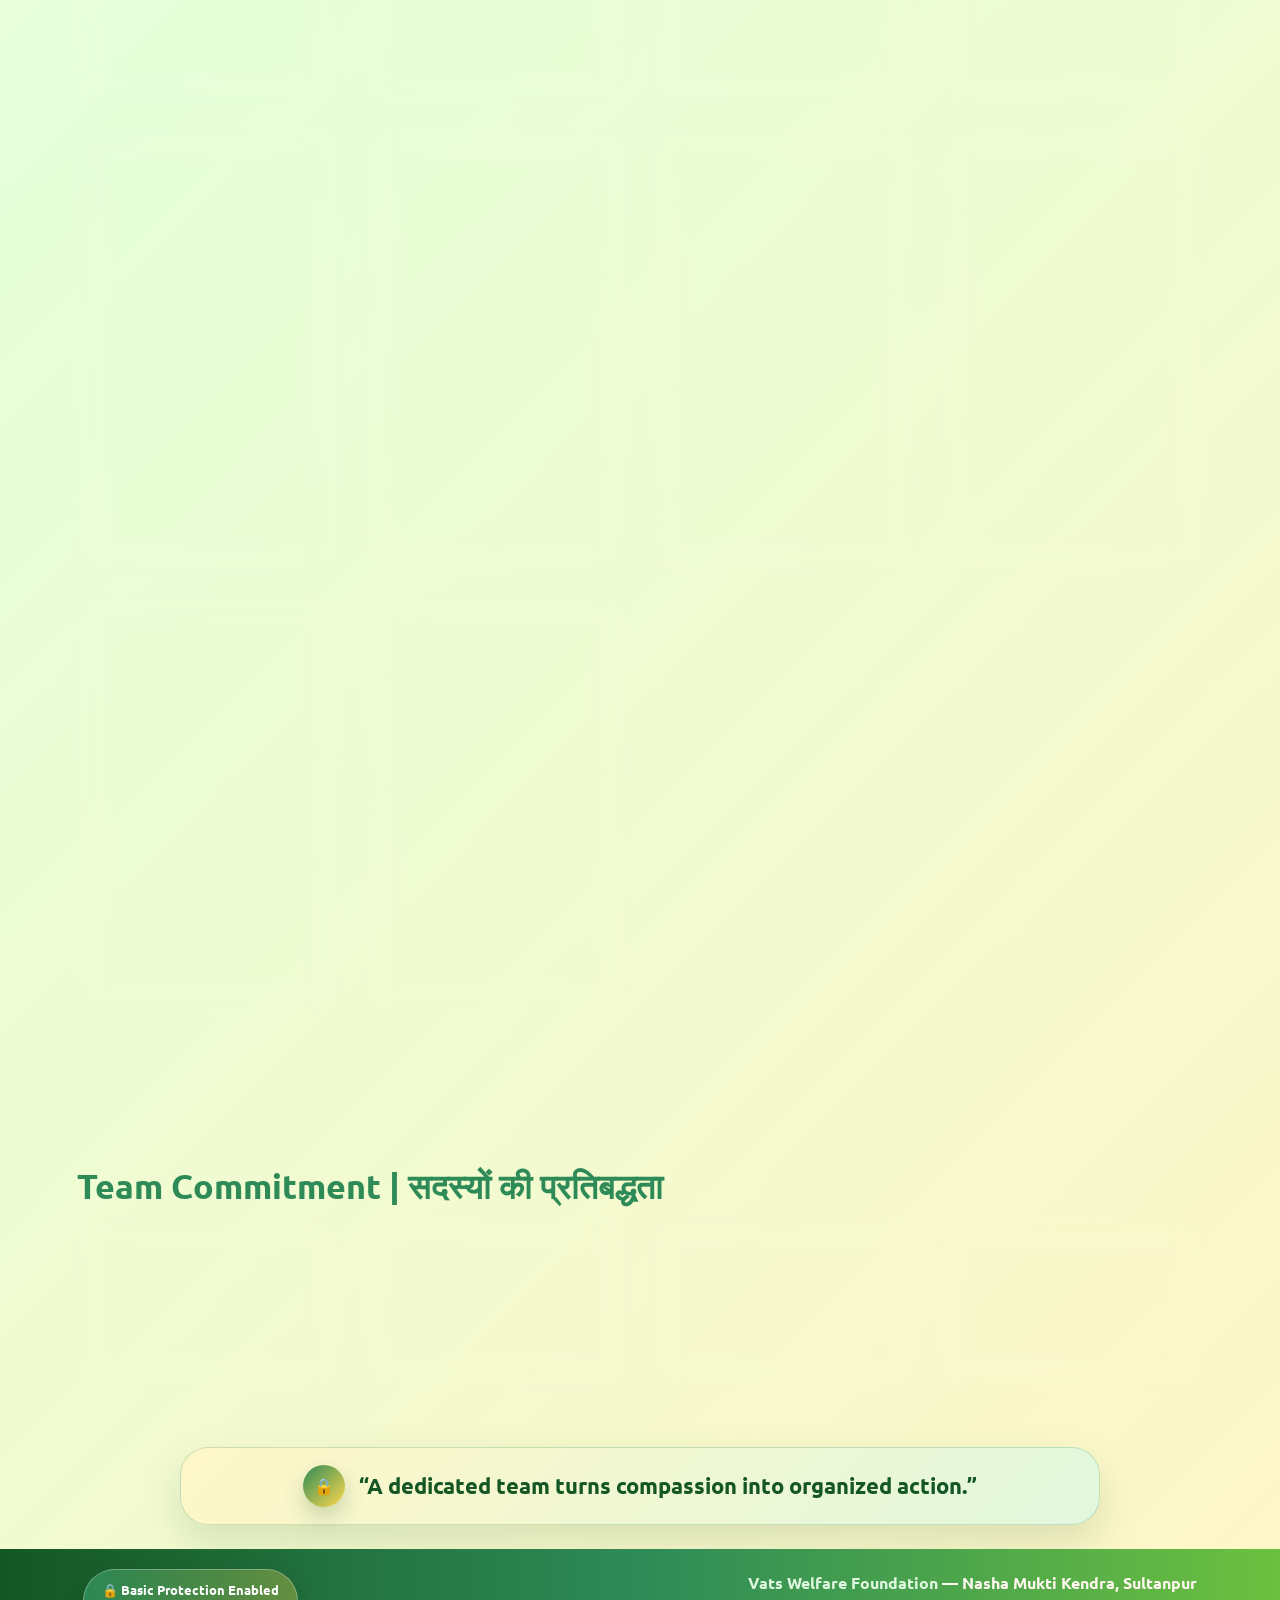
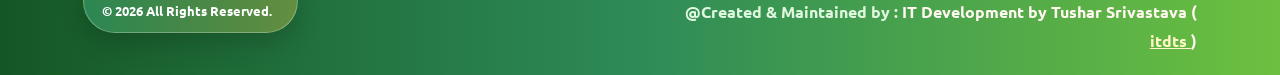
<file: team.html>
<!DOCTYPE html>

<html lang="en">
<head>
<meta charset="utf-8"/>
<meta content="width=device-width, initial-scale=1.0" name="viewport"/>
<link href="assets/images/logo.png" rel="icon" type="image/png"/>
<!-- Ubuntu Font for Complete Website -->
<link href="https://fonts.googleapis.com" rel="preconnect"/>
<link crossorigin="" href="https://fonts.gstatic.com" rel="preconnect"/>
<link href="https://fonts.googleapis.com/css2?family=Ubuntu:wght@300;400;500;700&amp;display=swap" rel="stylesheet"/>
<title>
   Our Teams - Vats Welfare Foundation
  </title>
<link href="style.css" rel="stylesheet">
<script defer="" src="script.js">
</script>
<link href="https://fonts.googleapis.com" rel="preconnect">
<link crossorigin="" href="https://fonts.gstatic.com" rel="preconnect"/>
</link></link></head>
<body class="inner-page">
<div class="top-ribbon">
<span>Registered under NGO Darpan • Societies Registration Act, 1860 • 12A &amp; 80G</span>
<span class="top-tools">
<span id="headerDate">📅 -- --- ----</span>
<span id="headerTime">⌚ --:--:--</span>
</span>
</div>
<header class="site-header">
<!-- Brand Logo + Mobile Menu -->
<div class="brand-row">
<a class="brand foundation-brand" href="index.html">
<img alt="Vats Welfare Foundation Logo" draggable="false" src="assets/images/logo.png"/>
<div>
<strong>Vats Welfare Foundation<br/>वत्स वेलफेयर फाउंडेशन</strong>
<small>Address: SS-1605, Sector-H, L.D.A. Colony, Kanpur Road, Lucknow - 226012</small>
</div>
</a>
<div class="project-brand">
<span>Nasha Mukti Kendra</span>
<strong>नशा मुक्ति केंद्र</strong>
<small>📞+91-7905931215 | 📩vatsawelfarefoundation@gmail.com <br/> 📍Jila Nasha Mukti Kendra, LifeLine Hospital, Laxmanpur<br/>Payagipur,
Prayagraj Road, Sultanpur - 228001</small>
</div>
<button aria-expanded="false" aria-label="Open Menu" class="menu-toggle">☰</button>
</div>
<!-- Navigation Menu -->
<div class="nav-strip">
<nav class="main-nav">
<a href="index.html">
                    Home
                </a>
<a href="about.html">
                    About Us
                </a>
<a href="programs.html">
                    Programs &amp; Achievements
                </a>
<a class="active" href="team.html">
                    Our Teams
                </a>
<a href="facilities.html">
                    Facilities
                </a>
<a href="gallery.html">
                    Gallery
                </a>
<a href="testimonials.html">
                    Testimonials
                </a>
<a href="resources.html">
                    Resources
                </a>
<a href="cctv.html">
                    CCTV
                </a>
<a href="contact.html">
                    Contact Us
                </a>
</nav>
</div>
<div class="news-ticker-container">
<div class="news-ticker-title">Community Care &amp; Social Support:</div>
<div class="news-ticker-wrapper">
<div class="news-ticker-content">
<span>🔸Social Welfare &amp; Public Support Services</span>
<span>🔸Community Development &amp; Empowerment Programs</span>
<span>🔸Social Justice &amp; Rehabilitation Support</span>
<span>🔸Creating Positive Change Through Compassionate Care</span>
</div>
</div>
</div>
</header>
<main>
<section class="page-title">
<h1>
     OUR TEAMS
    </h1>
<p>
     Dedicated members working with empathy, discipline and responsibility.
    </p>
</section>
<section>
<h2>
     Meet Our Both Dedicated Teams
    </h2>
<h2>
     Vats Welfare Foundation Team | वत्स वेलफेयर फाउंडेशन टीम
    </h2>
<div class="team-grid">
<article>
<img src="assets/images/team/keshmati-singh.jpg"/>
<h3>
    Keshmati Singh<br><BR>
       Foundation Representative
      </h3>
<p>
       Social service coordination and welfare support.
      </p>
</article>
</div>
<h2>
     Nasha Mukti Kendra Team | नशा मुक्ति केंद्र टीम
    </h2>
<div class="team-grid">
<article>
<img src="assets/images/team/keshmati-singh.jpg"/>
<h3>
       Keshmati Singh
      </h3>
<p>
       President<br>Social Service Coordination &amp; Welfare Support
      </p>
</article>
<article>
<img src="assets/images/team/priyanka-agrahari.jpg"/>
<h3>
       Priyanka Agrahari
      </h3>
<p>
       Project Coordinator <br>Community Outreach &amp; Program Management
      </p>
</article>
<article>
<img src="assets/images/team/s-p-singh.jpg"/>
<h3>
       Dr. S. P. Singh
      </h3>
<p>
       Project Coordinator <br>Medical Supervision &amp; Patient Care
      </p>
</article>
<article>
<img src="assets/images/team/rajeev-ratan-mishra.jpg"/>
<h3>
       Dr. Rajeev Ratan Mishra
      </h3>
<p>
       MBBS - Medical Supervision &amp; Patient Care
      </p>
</article>
<article>
<img src="assets/images/team/prabha-shankar-shukla.jpg"/>
<h3>
       Dr. Prabha Shankar Shukla
      </h3>
<p>
       Manager cum Center in Charge - Overall Operations &amp; Patient Care
      </p>
</article>
<article>
<img src="assets/images/team/mithlesh-singh.jpg"/>
<h3>
       Mrs. Mithlesh Singh
      </h3>
<p>
       Physcologist - Counseling &amp; Mental Health Support
      </p>
</article>
<article>
<img src="assets/images/team/sakshi-verma.jpg"/>
<h3>
       Sakshi Verma
      </h3>
<p>
       Accountant - Financial Management &amp; Administrative Support
      </p>
</article>
<article>
<img src="assets/images/team/anamika.jpg"/>
<h3>
       Anamika
      </h3>
<p>
       Supervisor - Daily Operations &amp; Patient Care Coordination
      </p>
</article>
<article>
<img src="assets/images/team/kavita.jpg"/>
<h3>
       Kavita
      </h3>
<p>
       Nurse - Medical Assistance &amp; Patient Care
      </p>
</article>
<article>
<img src="assets/images/team/awadha-kishore.jpg"/>
<h3>
       Awadha Kishore
      </h3>
<p>
       Outreach cum Supervisor - Community Engagement &amp; Support Services
      </p>
</article>
</div>
</section>
<section>
<h2>
     Team Commitment | सदस्यों की प्रतिबद्धता
    </h2>
<div class="cards">
<article>
<h3>
       Respectful Treatment <br>सम्मानजनक व्यवहार
      </h3>
<p>
       हर व्यक्ति के साथ गरिमा और संवेदना।
      </p>
</article>
<article>
<h3>
       Confidential Care <br>गोपनीय देखभाल
      </h3>
<p>
         निजी जानकारी को सुरक्षित रखना।
      </p>
</article>
<article>
<h3>
       Family Guidance<br> पारिवारिक मार्गदर्शन
      </h3>
<p>
       परिवार को सही सलाह और सहयोग।
      </p>
</article>
<article>
<h3>
       Positive Motivation<br> सकारात्मक प्रेरणा
      </h3>
<p>
       उम्मीद, अनुशासन और नई शुरुआत।
      </p>
</article>
</div>
</section>
</main>
<section class="quote-lock-section">
<div class="quote-lock-card">
<span class="quote-lock-icon">🔒</span>
<p>“A dedicated team turns compassion into organized action.”</p>
</div>
</section><footer class="footer">
<!-- LEFT SIDE FOOTER MESSAGE -->
<div class="footer-left">
<span class="protection-tag">
            🔒 Basic Protection Enabled<br/>
            © 2026 All Rights Reserved.
        </span>
</div>
<!-- RIGHT SIDE FOOTER CREDIT + PROTECTION -->
<div class="footer-right">
<b>Vats Welfare Foundation</b>
        — Nasha Mukti Kendra, Sultanpur

        <br/>
<b>@Created &amp; Maintained by :</b>
        IT Development by Tushar Srivastava
        (
        <a class="footer-link" href="https://www.linkedin.com/company/it-development-by-tushar-srivastava-itdts" target="_blank">
            itdts
        </a>
        )
    </div>
</footer>
<button id="toTop">
        ↑
    </button>
</body>
</html>
</file>
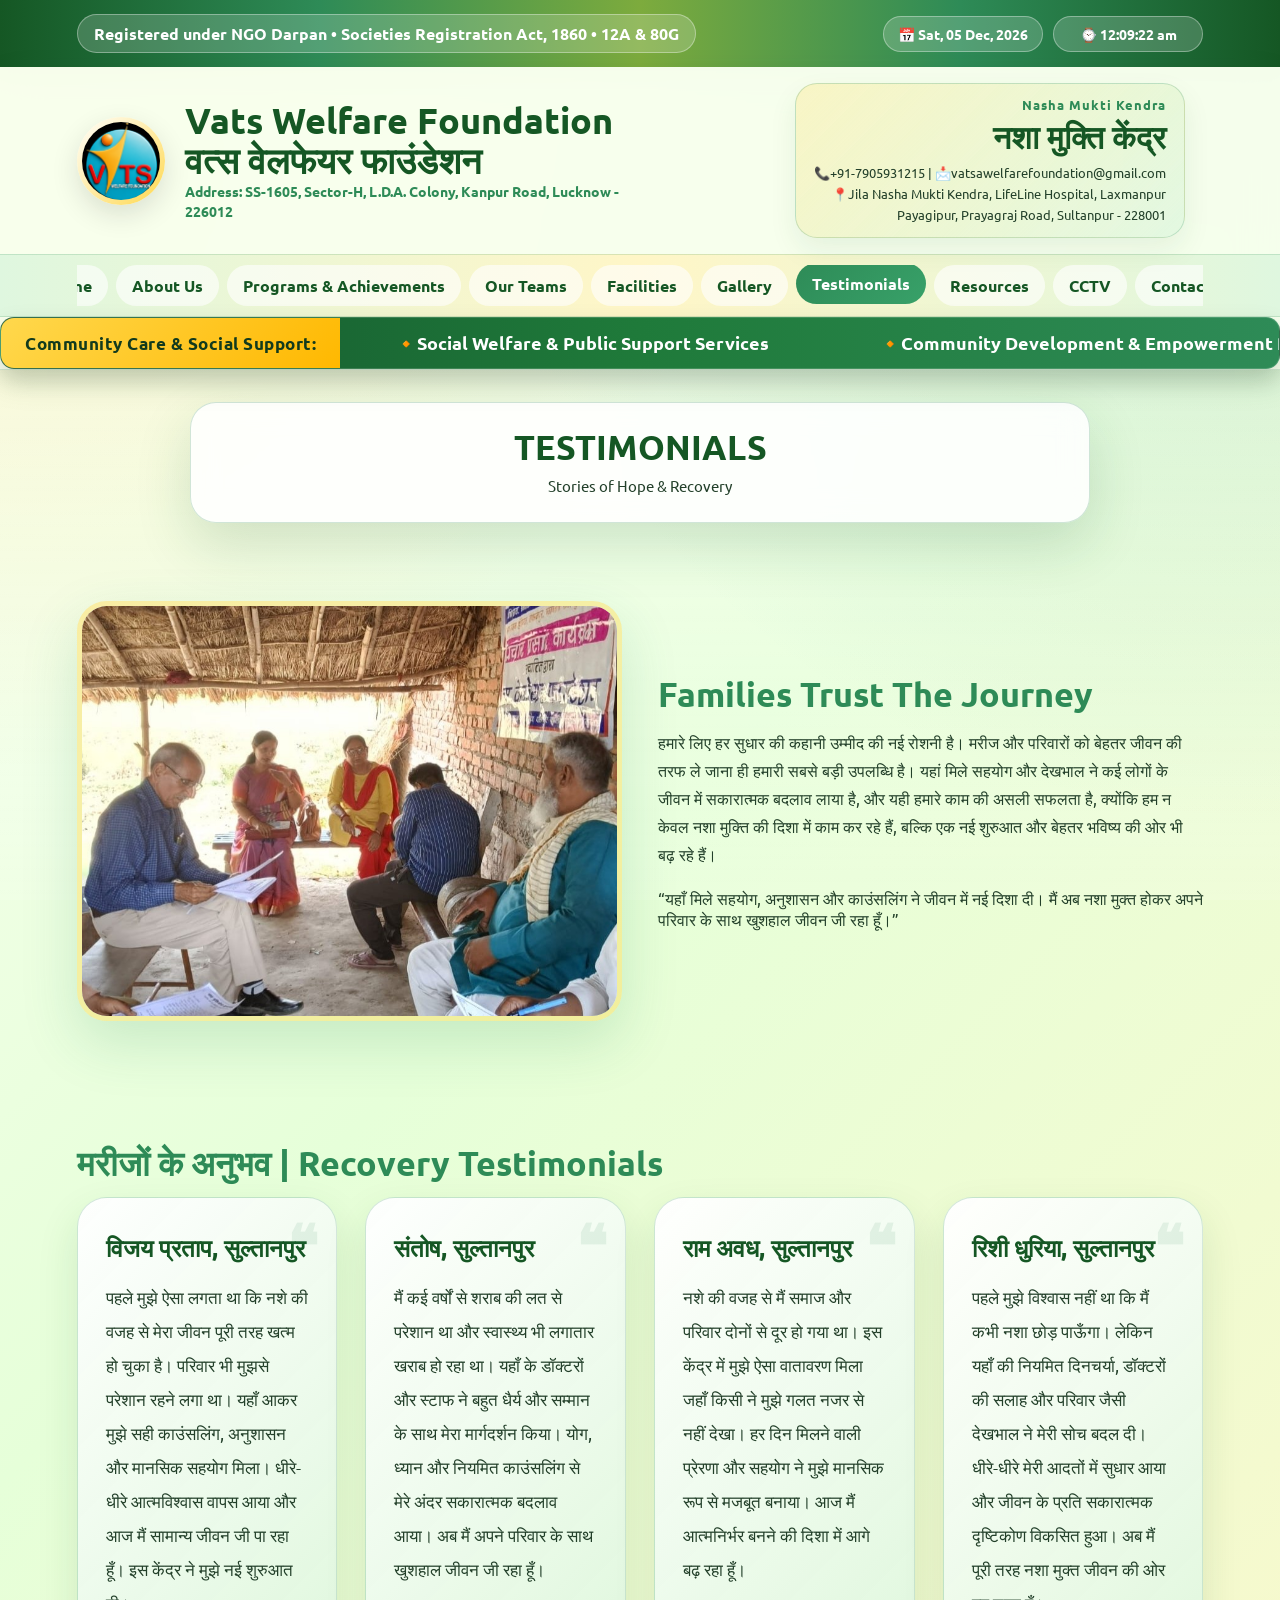
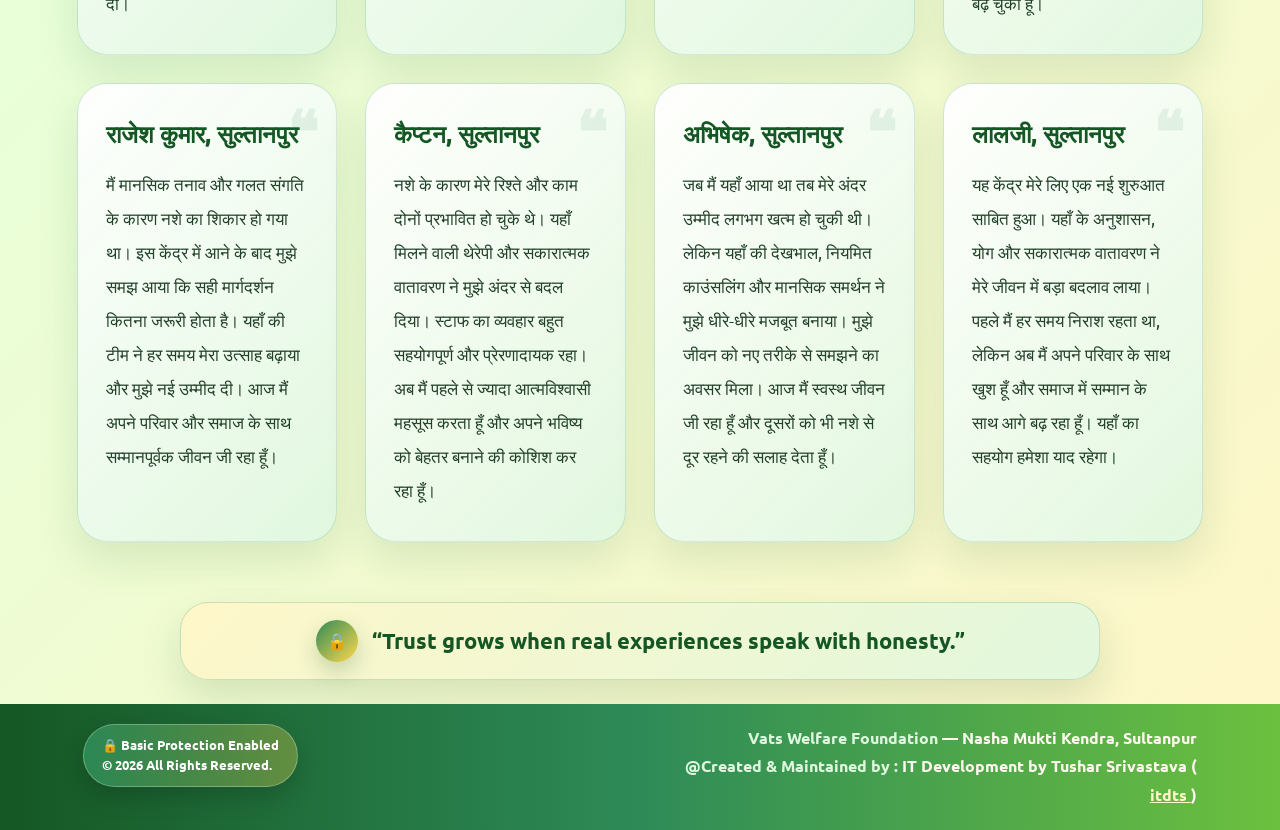
<file: testimonials.html>
<!DOCTYPE html>

<html lang="en">
<head>
<meta charset="utf-8"/>
<meta content="width=device-width, initial-scale=1.0" name="viewport"/>
<link href="assets/images/logo.png" rel="icon" type="image/png"/>
<!-- Ubuntu Font for Complete Website -->
<link href="https://fonts.googleapis.com" rel="preconnect"/>
<link crossorigin="" href="https://fonts.gstatic.com" rel="preconnect"/>
<link href="https://fonts.googleapis.com/css2?family=Ubuntu:wght@300;400;500;700&amp;display=swap" rel="stylesheet"/>
<title>
   Testimonials - Vats Welfare Foundation
  </title>
<link href="style.css" rel="stylesheet">
<script defer="" src="script.js">
</script>
<link href="https://fonts.googleapis.com" rel="preconnect">
<link crossorigin="" href="https://fonts.gstatic.com" rel="preconnect"/>
</link></link></head>
<body class="inner-page">
<div class="top-ribbon">
<span>Registered under NGO Darpan • Societies Registration Act, 1860 • 12A &amp; 80G</span>
<span class="top-tools">
<span id="headerDate">📅 -- --- ----</span>
<span id="headerTime">⌚ --:--:--</span>
</span>
</div>
<header class="site-header">
<!-- Brand Logo + Mobile Menu -->
<div class="brand-row">
<a class="brand foundation-brand" href="index.html">
<img alt="Vats Welfare Foundation Logo" draggable="false" src="assets/images/logo.png"/>
<div>
<strong>Vats Welfare Foundation<br/>वत्स वेलफेयर फाउंडेशन</strong>
<small>Address: SS-1605, Sector-H, L.D.A. Colony, Kanpur Road, Lucknow - 226012</small>
</div>
</a>
<div class="project-brand">
<span>Nasha Mukti Kendra</span>
<strong>नशा मुक्ति केंद्र</strong>
<small>📞+91-7905931215 | 📩vatsawelfarefoundation@gmail.com <br/> 📍Jila Nasha Mukti Kendra, LifeLine Hospital, Laxmanpur<br/>Payagipur,
Prayagraj Road, Sultanpur - 228001</small>
</div>
<button aria-expanded="false" aria-label="Open Menu" class="menu-toggle">☰</button>
</div>
<!-- Navigation Menu -->
<div class="nav-strip">
<nav class="main-nav">
<a href="index.html">
                    Home
                </a>
<a href="about.html">
                    About Us
                </a>
<a href="programs.html">
                    Programs &amp; Achievements
                </a>
<a href="team.html">
                    Our Teams
                </a>
<a href="facilities.html">
                    Facilities
                </a>
<a href="gallery.html">
                    Gallery
                </a>
<a class="active" href="testimonials.html">
                    Testimonials
                </a>
<a href="resources.html">
                    Resources
                </a>
<a href="cctv.html">
                    CCTV
                </a>
<a href="contact.html">
                    Contact Us
                </a>
</nav>
</div>
<div class="news-ticker-container">
<div class="news-ticker-title">Community Care &amp; Social Support:</div>
<div class="news-ticker-wrapper">
<div class="news-ticker-content">
<span>🔸Social Welfare &amp; Public Support Services</span>
<span>🔸Community Development &amp; Empowerment Programs</span>
<span>🔸Social Justice &amp; Rehabilitation Support</span>
<span>🔸Creating Positive Change Through Compassionate Care</span>
</div>
</div>
</div>
</header>
<main>
<section class="page-title">
    <h1>
        TESTIMONIALS
    </h1>
    <p>
        Stories of Hope &amp; Recovery
    </p>
</section>

<section class="split">
    <img src="assets/images/testimonial/testimonial-side.jpg"/>

    <div>
        <h2>
            Families Trust The Journey
        </h2>
        <p>
            हमारे लिए हर सुधार की कहानी उम्मीद की नई रोशनी है। मरीज और परिवारों को बेहतर जीवन की तरफ ले जाना ही हमारी सबसे बड़ी उपलब्धि है।
             यहां मिले सहयोग और देखभाल ने कई लोगों के जीवन में सकारात्मक बदलाव लाया है, और यही हमारे काम की असली सफलता है, 
             क्योंकि हम न केवल नशा मुक्ति की दिशा में काम कर रहे हैं, बल्कि एक नई शुरुआत और बेहतर भविष्य की ओर भी बढ़ रहे हैं।
        </p>
<br>
        <div class="quote">
            “यहाँ मिले सहयोग, अनुशासन और काउंसलिंग ने जीवन में नई दिशा दी। मैं अब नशा मुक्त होकर अपने परिवार के साथ खुशहाल जीवन जी रहा हूँ।” <br/><br/>
        </div>

    
    </div>
</section>

<section class="testimonial-section">
    <h2>
        मरीजों के अनुभव | Recovery Testimonials
    </h2>

    <div class="testimonial-grid">
        <article>
            <h3>विजय प्रताप, सुल्तानपुर</h3>
            <p>
                पहले मुझे ऐसा लगता था कि नशे की वजह से मेरा जीवन पूरी तरह खत्म हो चुका है। परिवार भी मुझसे परेशान रहने लगा था। यहाँ आकर मुझे सही काउंसलिंग, अनुशासन और मानसिक सहयोग मिला। धीरे-धीरे आत्मविश्वास वापस आया और आज मैं सामान्य जीवन जी पा रहा हूँ। इस केंद्र ने मुझे नई शुरुआत दी।
            </p>
        </article>

        <article>
            <h3>संतोष, सुल्तानपुर</h3>
            <p>
                मैं कई वर्षों से शराब की लत से परेशान था और स्वास्थ्य भी लगातार खराब हो रहा था। यहाँ के डॉक्टरों और स्टाफ ने बहुत धैर्य और सम्मान के साथ मेरा मार्गदर्शन किया। योग, ध्यान और नियमित काउंसलिंग से मेरे अंदर सकारात्मक बदलाव आया। अब मैं अपने परिवार के साथ खुशहाल जीवन जी रहा हूँ।
            </p>
        </article>

        <article>
            <h3>राम अवध, सुल्तानपुर</h3>
            <p>
                नशे की वजह से मैं समाज और परिवार दोनों से दूर हो गया था। इस केंद्र में मुझे ऐसा वातावरण मिला जहाँ किसी ने मुझे गलत नजर से नहीं देखा। हर दिन मिलने वाली प्रेरणा और सहयोग ने मुझे मानसिक रूप से मजबूत बनाया। आज मैं आत्मनिर्भर बनने की दिशा में आगे बढ़ रहा हूँ।
            </p>
        </article>

        <article>
            <h3>रिशी धुरिया, सुल्तानपुर</h3>
            <p>
                पहले मुझे विश्वास नहीं था कि मैं कभी नशा छोड़ पाऊँगा। लेकिन यहाँ की नियमित दिनचर्या, डॉक्टरों की सलाह और परिवार जैसी देखभाल ने मेरी सोच बदल दी। धीरे-धीरे मेरी आदतों में सुधार आया और जीवन के प्रति सकारात्मक दृष्टिकोण विकसित हुआ। अब मैं पूरी तरह नशा मुक्त जीवन की ओर बढ़ चुका हूँ।
            </p>
        </article>

        <article>
            <h3>राजेश कुमार, सुल्तानपुर</h3>
            <p>
                मैं मानसिक तनाव और गलत संगति के कारण नशे का शिकार हो गया था। इस केंद्र में आने के बाद मुझे समझ आया कि सही मार्गदर्शन कितना जरूरी होता है। यहाँ की टीम ने हर समय मेरा उत्साह बढ़ाया और मुझे नई उम्मीद दी। आज मैं अपने परिवार और समाज के साथ सम्मानपूर्वक जीवन जी रहा हूँ।
            </p>
        </article>

        <article>
            <h3>कैप्टन, सुल्तानपुर</h3>
            <p>
                नशे के कारण मेरे रिश्ते और काम दोनों प्रभावित हो चुके थे। यहाँ मिलने वाली थेरेपी और सकारात्मक वातावरण ने मुझे अंदर से बदल दिया। स्टाफ का व्यवहार बहुत सहयोगपूर्ण और प्रेरणादायक रहा। अब मैं पहले से ज्यादा आत्मविश्वासी महसूस करता हूँ और अपने भविष्य को बेहतर बनाने की कोशिश कर रहा हूँ।
            </p>
        </article>

        <article>
            <h3>अभिषेक, सुल्तानपुर</h3>
            <p>
                जब मैं यहाँ आया था तब मेरे अंदर उम्मीद लगभग खत्म हो चुकी थी। लेकिन यहाँ की देखभाल, नियमित काउंसलिंग और मानसिक समर्थन ने मुझे धीरे-धीरे मजबूत बनाया। मुझे जीवन को नए तरीके से समझने का अवसर मिला। आज मैं स्वस्थ जीवन जी रहा हूँ और दूसरों को भी नशे से दूर रहने की सलाह देता हूँ।
            </p>
        </article>

        <article>
            <h3>लालजी, सुल्तानपुर</h3>
            <p>
                यह केंद्र मेरे लिए एक नई शुरुआत साबित हुआ। यहाँ के अनुशासन, योग और सकारात्मक वातावरण ने मेरे जीवन में बड़ा बदलाव लाया। पहले मैं हर समय निराश रहता था, लेकिन अब मैं अपने परिवार के साथ खुश हूँ और समाज में सम्मान के साथ आगे बढ़ रहा हूँ। यहाँ का सहयोग हमेशा याद रहेगा।
            </p>
        </article>
    </div>
</section>
</main>
<section class="quote-lock-section">
<div class="quote-lock-card">
<span class="quote-lock-icon">🔒</span>
<p>“Trust grows when real experiences speak with honesty.”</p>
</div>
</section><footer class="footer">
<!-- LEFT SIDE FOOTER MESSAGE -->
<div class="footer-left">
<span class="protection-tag">
            🔒 Basic Protection Enabled<br/>
            © 2026 All Rights Reserved.
        </span>
</div>
<!-- RIGHT SIDE FOOTER CREDIT + PROTECTION -->
<div class="footer-right">
<b>Vats Welfare Foundation</b>
        — Nasha Mukti Kendra, Sultanpur

        <br/>
<b>@Created &amp; Maintained by :</b>
        IT Development by Tushar Srivastava
        (
        <a class="footer-link" href="https://www.linkedin.com/company/it-development-by-tushar-srivastava-itdts" target="_blank">
            itdts
        </a>
        )
    </div>
</footer>
<button id="toTop">
        ↑
    </button>
</body>
</html>
</file>
<file: style.css>
/* =====================================================
   GOOGLE FONT IMPORT
===================================================== */

@import url('https://fonts.googleapis.com/css2?family=Ubuntu:wght@300;400;500;700&display=swap');

/* =====================================================
   ROOT VARIABLES
===================================================== */

:root {

    --green-dark: #155724;

    --green: #2e8b57;

    --green-light: #38a169;

    --green-soft: #dff7df;

    --yellow: #ffd84d;

    --yellow-soft: #fff6c7;

    --white: #ffffff;

    --text: #23402a;

    --card: rgba(255, 255, 255, 0.88);

    --border: rgba(46, 139, 87, 0.22);

    --shadow: rgba(21, 87, 36, 0.16);

    --font: 'Ubuntu', sans-serif;

}

/* =====================================================
   GLOBAL RESET
===================================================== */

* {

    margin: 0;

    padding: 0;

    box-sizing: border-box;

}

html {

    scroll-behavior: smooth;

}

.round-badge{
    margin: 18px auto 0;
    width: fit-content;

    display: flex;
    flex-direction: column;

    align-items: center;
    justify-content: center;

    text-align: center;

    font-weight: 900;

    line-height: 1.6;
}

body {

    font-family: var(--font);

    color: var(--text);

    overflow-x: hidden;

    background:
        radial-gradient(
            circle at top left,
            rgba(255, 216, 77, 0.35),
            transparent 28%
        ),

        radial-gradient(
            circle at top right,
            rgba(56, 161, 105, 0.26),
            transparent 30%
        ),

        linear-gradient(
            135deg,
            #fafff1 0%,
            #e6ffd9 40%,
            #fff6c7 100%
        );

}

/* =====================================================
   BODY OVERLAY EFFECT
===================================================== */

body::before {

    content: "";

    position: fixed;

    inset: 0;

    z-index: -1;

    pointer-events: none;

    background:
        linear-gradient(
            rgba(255, 255, 255, 0.42),
            rgba(255, 255, 255, 0.12)
        );

}

/* =====================================================
   USER SELECTION PROTECTION
===================================================== */

body {

    user-select: none;

    -webkit-user-select: none;

}

input,
textarea {

    user-select: text;

    -webkit-user-select: text;

}

img {

    -webkit-user-drag: none;

    user-drag: none;

}

/* =====================================================
   TOP RIBBON
===================================================== */

.top-ribbon {

    display: flex;

    justify-content: space-between;

    align-items: center;

    flex-wrap: wrap;

    gap: 12px;

    padding: 14px 6%;

    background: linear-gradient(
        90deg,
        #155724,
        #2e8b57,
        #7dab3d,
        #2e8b57,
        #155724
    );

    color: #ffffff;

    font-size: 16px;

    font-weight: 800;

    box-shadow: 0 10px 25px rgba(0, 0, 0, 0.15);

}

.top-ribbon span {

    background: rgba(255, 255, 255, 0.18);

    border: 1px solid rgba(255, 255, 255, 0.35);

    padding: 8px 16px;

    border-radius: 999px;

}

/* =====================================================
   HEADER
===================================================== */

.site-header {

    position: sticky;

    top: 0;

    z-index: 999;

    background: rgba(248, 255, 238, 0.92);

    backdrop-filter: blur(18px);

    border-bottom: 1px solid rgba(46, 139, 87, 0.18);

    box-shadow: 0 12px 30px rgba(21, 87, 36, 0.12);

    transition: transform 0.38s ease, opacity 0.38s ease;

}
.site-header.hide-header {

    transform: translateY(-110%);

    opacity: 0;

    pointer-events: none;

}


.brand-row {

    display: grid;

    grid-template-columns: 1fr 0.9fr auto;

    align-items: center;

    gap: 18px;

    padding: 16px 6%;

}

.foundation-brand {

    display: flex;

    align-items: center;

    gap: 20px;

    text-decoration: none;

}

.foundation-brand img {

    width: 88px;

    height: 88px;

    border-radius: 50%;

    padding: 5px;

    background: linear-gradient(
        135deg,
        #ffffff,
        #ffd84d
    );

    box-shadow: 0 10px 28px rgba(0, 0, 0, 0.12);

}

.foundation-brand strong {

    display: block;

    font-size: clamp(24px, 3vw, 36px);

    color: var(--green-dark);

    line-height: 1.1;

}

.foundation-brand small {

    color: var(--green);

    font-size: 14px;

    font-weight: 700;

}

.project-brand {

    width: fit-content;

    max-width: 100%;

    justify-self: end;

    text-align: right;

    padding: 12px 18px;

    border-radius: 22px;

    background: linear-gradient(
        135deg,
        rgba(255, 216, 77, 0.25),
        rgba(223, 247, 223, 0.85)
    );

    border: 1px solid var(--border);

    box-shadow: 0 12px 28px rgba(21, 87, 36, 0.08);

}

.project-brand span {

    display: block;

    font-size: 13px;

    letter-spacing: 1px;

    font-weight: 900;

    color: var(--green);

}

.project-brand strong {

    display: block;

    margin-top: 4px;

    font-size: clamp(22px, 2.5vw, 32px);

    color: var(--green-dark);

}

.project-brand small {

    display: block;

    margin-top: 5px;

    font-size: 13px;

    color: var(--text);

    line-height: 1.6;

}

.menu-toggle {

    display: none;

    border: 0;

    padding: 10px 14px;

    border-radius: 12px;

    font-size: 22px;

    cursor: pointer;

    background: linear-gradient(
        135deg,
        #2e8b57,
        #ffd84d
    );

    color: #10391b;

}

/* =====================================================
   NAVIGATION
===================================================== */

.nav-strip {

    padding: 10px 6%;

    background: linear-gradient(
        90deg,
        #dff7df,
        #fff6c7,
        #dff7df
    );

    border-top: 1px solid rgba(46, 139, 87, 0.18);

    border-bottom: 1px solid rgba(46, 139, 87, 0.18);

}

.main-nav {

    display: flex;

    justify-content: center;

    gap: 8px;

    flex-wrap: wrap;

}

.main-nav a {

    text-decoration: none;

    padding: 10px 16px;

    border-radius: 999px;

    background: rgba(255, 255, 255, 0.62);

    color: var(--green-dark);

    font-weight: 700;

    transition: 0.3s ease;

}

.main-nav a:hover,
.main-nav a.active {

    background: linear-gradient(
        135deg,
        #2e8b57,
        #38a169
    );

    color: #ffffff;

    transform: translateY(-2px);

}

/* =====================================================
   SECTION COMMON
===================================================== */

section {

    padding: 60px 6%;

}

/* =====================================================
   HERO SECTION
===================================================== */

.hero {

    display: grid;

    grid-template-columns: 1.1fr 0.9fr;

    gap: 28px;

    align-items: start;

    min-height: 680px;

}

.hero-download {
    align-self: start;
}
.home-photo-slider {
    margin-top: 0;
}

.hero-download {
    margin-top: 0;
}

.hero-card,
.download-card,
.integration-card,
.page-title,
.resource-card,
.cards article,
.circle-row div,
.timeline div,
.team-grid article,
.contact-grid > div,
.contact-grid form,
figure,
.thought-box {

    background: var(--card);

    border: 1px solid var(--border);

    border-radius: 34px;

    padding: 34px;

    backdrop-filter: blur(14px);

    box-shadow: 0 22px 55px var(--shadow);

    transition: 0.35s ease;

}

.hero-card:hover,
.download-card:hover,
.cards article:hover,
.circle-row div:hover,
.team-grid article:hover {

    transform: translateY(-5px);

    box-shadow: 0 30px 65px rgba(21, 87, 36, 0.20);

}

/* =====================================================
   HEADINGS
===================================================== */

h1 {

    font-size: clamp(38px, 5vw, 68px);

    color: var(--green-dark);

    line-height: 1.05;

    margin: 12px 0;

}

h2 {

    font-size: clamp(26px, 3vw, 42px);

    color: var(--green);

    margin-bottom: 12px;

}

h3,
h4 {

    color: var(--green-dark);

}

p,
li {

    line-height: 1.9;

    font-size: 17px;

}

/* =====================================================
   TYPING EFFECT
===================================================== */

.slash-typing span {

    position: relative;

    display: inline-block;

    padding-bottom: 8px;

    font-weight: 700;

    font-size: clamp(28px, 3vw, 40px);

}

.slash-typing span::after {

    content: "";

    position: absolute;

    right: -10px;

    top: 10%;

    width: 3px;

    height: 80%;

    background: var(--green);

    border-radius: 10px;

    animation: blink 0.8s infinite;

}

.slash-typing span::before {

    content: "";

    position: absolute;

    left: 0;

    bottom: 0;

    width: 100%;

    height: 3px;

    border-radius: 20px;

    background: linear-gradient(
        90deg,
        transparent,
        var(--yellow),
        var(--green),
        transparent
    );

    animation: sweep 3s linear infinite;

}

@keyframes blink {

    50% {

        opacity: 0;

    }

}

@keyframes sweep {

    0% {

        transform: translateX(-100%);

    }

    100% {

        transform: translateX(100%);

    }

}

/* =====================================================
   BUTTONS
===================================================== */

.btn {

    display: inline-block;

    margin-top: 10px;

    padding: 14px 24px;

    border-radius: 999px;

    text-decoration: none;

    font-weight: 800;

    color: #ffffff;

    background: linear-gradient(
        135deg,
        #2e8b57,
        #38a169
    );

    box-shadow: 0 12px 28px rgba(46, 139, 87, 0.24);

    transition: 0.3s ease;

}

.btn:hover {

    transform: translateY(-3px);

}

.btn.ghost {

    background: linear-gradient(
        135deg,
        #fff6c7,
        #dff7df
    );

    color: var(--green-dark);

    border: 2px solid rgba(46, 139, 87, 0.38);

}

.hero-actions {

    display: flex;

    gap: 12px;

    flex-wrap: wrap;

}

/* =====================================================
   HOME SLIDER
===================================================== */

.home-photo-slider {

    width: 100%;

    height: 300px;

    position: relative;

    overflow: hidden;

    border-radius: 30px;

    border: 3px solid rgba(255, 216, 77, 0.72);

    box-shadow: 0 24px 60px rgba(46, 139, 87, 0.22);

}

.slider-track {

    width: 100%;

    height: 100%;

    position: relative;

}

.slider-track img {

    position: absolute;

    inset: 0;

    width: 100%;

    height: 100%;

    object-fit: cover;

    opacity: 0;

    transform: scale(1.08);

    transition: opacity 0.8s ease,
                transform 1.2s ease;

}

.slider-track img.active {

    opacity: 1;

    transform: scale(1);

}

.slider-caption {

    position: absolute;

    left: 18px;

    bottom: 18px;

}

.slider-caption span {

    display: inline-block;

    padding: 8px 16px;

    border-radius: 999px;

    background: rgba(21, 87, 36, 0.78);

    color: #fff6c7;

    font-weight: 800;

}

.slider-dots {

    position: absolute;

    right: 18px;

    bottom: 18px;

    display: flex;

    gap: 8px;

}

.slider-dots button {

    width: 11px;

    height: 11px;

    border-radius: 50%;

    border: 0;

    cursor: pointer;

    background: rgba(255, 255, 255, 0.55);

}

.slider-dots button.active {

    background: #38a169;

}

/* =====================================================
   CIRCLE FEATURES
===================================================== */

.circle-row {

    display: grid;

    grid-template-columns: repeat(4, 1fr);

    gap: 24px;

}

.circle-row div {

    aspect-ratio: 1;

    border-radius: 50%;

    display: flex;

    flex-direction: column;

    justify-content: center;

    align-items: center;

    text-align: center;

    padding: 24px;

    background: radial-gradient(
        circle at top,
        #fff6c7,
        #dff7df 65%,
        #ffffff
    );

}

.circle-row b {

    font-size: 25px;

    color: var(--green-dark);

}

.circle-row span {

    margin-top: 10px;

    font-size: 18px;

    color: var(--green);

    font-weight: 700;

}

/* =====================================================
   SPLIT SECTION
===================================================== */

.split {

    display: grid;

    grid-template-columns: 1fr 1fr;

    gap: 36px;

    align-items: center;

}


.split ul {

    margin-top: 18px;

    margin-left: 0;

    padding-left: 0;

    list-style: none;

}

.split ul li {

    position: relative;

    padding-left: 30px;

    margin-bottom: 10px;

    text-align: left;

}

.split ul li::before {

    content: "✔";

    position: absolute;

    left: 0;

    top: 0;

    color: var(--green);

    font-weight: 900;

}

.split img,
.gallery-grid img,
.team-grid img {

    width: 100%;

    border-radius: 30px;

    object-fit: cover;

    border: 5px solid rgba(255, 216, 77, 0.42);

    box-shadow: 0 22px 55px rgba(46, 139, 87, 0.18);

}





/* =====================================================
   INNER PAGES IMAGE & FONT SIZE FIX
   Keeps index page untouched and controls oversized media
===================================================== */

.inner-page .page-title {
    text-align: center;
    padding-top: 42px;
    padding-bottom: 34px;
}

.inner-page .page-title h1 {
    font-size: clamp(28px, 4vw, 46px);
    line-height: 1.18;
}

.inner-page .page-title p {
    max-width: 880px;
    margin: 0 auto;
    font-size: 16px;
    line-height: 1.75;
}

.inner-page h2 {
    font-size: clamp(24px, 2.7vw, 34px);
}

.inner-page h3 {
    font-size: clamp(18px, 2vw, 22px);
    line-height: 1.35;
}

.inner-page p,
.inner-page li,
.inner-page figcaption {
    font-size: 16px;
    line-height: 1.75;
}

.inner-page .cards,
.inner-page .mini-grid {
    display: grid;
    grid-template-columns: repeat(auto-fit, minmax(240px, 1fr));
    gap: 22px;
}

.inner-page .cards article,
.inner-page .mini-grid article {
    padding: 24px;
}

.inner-page .gallery-grid {
    display: grid;
    grid-template-columns: repeat(auto-fit, minmax(230px, 1fr));
    gap: 22px;
    align-items: start;
}

.inner-page .gallery-grid.small {
    grid-template-columns: repeat(auto-fit, minmax(260px, 1fr));
}

.inner-page .gallery-grid figure {
    padding: 16px;
    margin: 0;
}

.inner-page .gallery-grid img {
    display: block;
    width: 100%;
    height: 220px;
    max-height: 220px;
    object-fit: cover;
}

.inner-page .gallery-grid.small img {
    height: 210px;
    max-height: 210px;
}

.inner-page .team-grid {

    display: grid;

    grid-template-columns: repeat(4, 1fr);

    gap: 24px;

    margin: 18px 0 34px;

}

.inner-page .team-grid article {

    text-align: center;

    padding: 22px;

}

.inner-page .team-grid img {

    display: block;

    width: 100%;

    max-width: 220px;

    height: 240px;

    max-height: 240px;

    margin: 0 auto 14px;

    object-fit: cover;

    object-position: top center;

}

/* TABLET */

@media (max-width: 1100px) {

    .inner-page .team-grid {

        grid-template-columns: repeat(2, 1fr);

    }

}

/* MOBILE */

@media (max-width: 650px) {

    .inner-page .team-grid {

        grid-template-columns: 1fr;

    }

}

.inner-page .team-grid article {
    text-align: center;
    padding: 22px;
}

.inner-page .team-grid img {
    display: block;
    width: 100%;
    max-width: 220px;
    height: 240px;
    max-height: 240px;
    margin: 0 auto 14px;
    object-fit: cover;
    object-position: top center;
}

.inner-page .split img {
    display: block;
    width: 100%;
    max-height: 420px;
    object-fit: cover;
}

.inner-page .resource-card,
.inner-page .contact-grid > div,
.inner-page .contact-grid form,
.inner-page .integration-card {
    font-size: 16px;
}

@media (max-width: 768px) {
    .inner-page .gallery-grid,
    .inner-page .gallery-grid.small,
    .inner-page .team-grid {
        grid-template-columns: 1fr;
    }

    .inner-page .gallery-grid img,
    .inner-page .gallery-grid.small img {
        height: 210px;
        max-height: 210px;
    }

    .inner-page .team-grid img {
        height: 230px;
        max-height: 230px;
    }
}

/* =====================================================
   COMPACT QUOTATION SECTION ABOVE FOOTER
===================================================== */

.quote-lock-section {

    padding: 0 6% 24px;

}

.quote-lock-card {

    width: min(920px, 100%);

    margin: 0 auto;

    min-height: 78px;

    display: flex;

    align-items: center;

    justify-content: center;

    gap: 14px;

    text-align: center;

    padding: 16px 28px;

    border-radius: 28px;

    background: linear-gradient(
        135deg,
        rgba(255, 246, 199, 0.92),
        rgba(223, 247, 223, 0.92)
    );

    border: 1px solid var(--border);

    box-shadow: 0 18px 42px rgba(21, 87, 36, 0.14);

}

.quote-lock-icon {

    width: 42px;

    height: 42px;

    display: inline-flex;

    align-items: center;

    justify-content: center;

    flex-shrink: 0;

    border-radius: 50%;

    background: linear-gradient(
        135deg,
        #2e8b57,
        #ffd84d
    );

    color: #ffffff;

    box-shadow: 0 10px 22px rgba(21, 87, 36, 0.22);

}

.quote-lock-card p {

    margin: 0;

    font-size: clamp(16px, 2vw, 22px);

    line-height: 1.5;

    font-weight: 900;

    color: var(--green-dark);

}

/* =====================================================
   FOOTER - TRIVENI STYLE
===================================================== */

.footer,
.site-footer {

    display: flex;

    justify-content: space-between;

    align-items: flex-start;

    gap: 30px;

    padding: 20px 6.5%;

    color: #fff7ef;

    font-weight: 800;

    background: linear-gradient(
        90deg,
        #155724,
        #2e8b57,
        #6cc03f
    );

}

.footer-left {

    flex: 1;

    text-align: left;

    line-height: 1.8;

}

.footer-right {

    flex: 1;

    text-align: right;

    line-height: 1.8;

}

.footer b,
.site-footer b {

    color: #dff7df;

}

.footer-link {

    color: #fff6c7;

    font-weight: 900;

    text-decoration: underline;

}

.footer-link:hover {

    color: #ffffff;

}

.protection-tag {

    display: inline-block;

    padding: 10px 18px;

    border-radius: 999px;

    background: linear-gradient(
        90deg,
        rgba(46, 139, 87, 0.92),
        rgba(255, 216, 77, 0.30)
    );

    border: 1px solid rgba(255, 255, 255, 0.28);

    color: #ffffff;

    font-size: 13px;

    line-height: 1.6;

    font-weight: 900;

    box-shadow: 0 10px 25px rgba(0, 0, 0, 0.18);

}

@media (max-width: 720px) {

    .footer,
    .site-footer {

        flex-direction: column;

        text-align: center;

        gap: 18px;

    }

    .footer-left,
    .footer-right {

        width: 100%;

        text-align: center;

    }

}

/* =====================================================
   BACK TO TOP BUTTON
===================================================== */

#toTop {

    position: fixed;

    right: 18px;

    bottom: 18px;

    width: 48px;

    height: 48px;

    border-radius: 50%;

    border: 0;

    font-size: 22px;

    cursor: pointer;

    display: none;

    background: linear-gradient(
        135deg,
        #ffd84d,
        #38a169
    );

    color: #10391b;

    box-shadow: 0 14px 28px rgba(0,0,0,0.18);

}

/* =====================================================
   RESPONSIVE
===================================================== */

@media (max-width: 780px) {

    .menu-toggle {

        display: block;

    }

    .nav-strip {

        display: none;

    }

    .site-header.menu-open .nav-strip {

        display: block;

    }

    .main-nav {

        flex-direction: column;

        align-items: stretch;

    }

}

@media (max-width: 900px) {

    .hero,
    .split,
    .footer-grid {

        grid-template-columns: 1fr;

    }

    .circle-row {

        grid-template-columns: 1fr 1fr;

    }

}

@media (max-width: 760px) {

    .brand-row {

        grid-template-columns: 1fr auto;

    }

    .project-brand {

        grid-column: 1 / -1;

        justify-self: center;

        text-align: center;

        width: fit-content;

        max-width: 100%;

    }

}

@media (max-width: 560px) {

    .quote-lock-section {

        padding: 0 5% 18px;

    }

    .quote-lock-card {

        flex-direction: column;

        gap: 8px;

        padding: 16px;

    }

    section {

        padding: 42px 5%;

    }

    .circle-row {

        grid-template-columns: 1fr;

    }

    .hero-card,
    .download-card {

        padding: 24px;

    }

    .foundation-brand img {

        width: 52px;

        height: 52px;

    }

    .foundation-brand strong {

        font-size: 21px;

    }

    .top-ribbon {

        font-size: 14px;

        justify-content: center;

    }

}

/* =====================================================
   FOOTER RESPONSIVE UPDATE
===================================================== */

@media (max-width: 900px) {

    .footer-grid {

        grid-template-columns: 1fr;

        gap: 30px;

    }

    .footer-left,
    .footer-center,
    .footer-right {

        justify-self: center;

    }

    .footer-section {

        min-height: auto;

    }

}

@media (max-width: 560px) {

    footer,
    .footer {

        padding: 42px 5% 18px;

    }

    .footer-left h3 {

        font-size: 24px;

    }

    .footer-right h4 {

        font-size: 21px;

    }

    .protection-badge {

        width: 180px;

        height: 180px;

        padding: 20px;

    }

    .protection-badge strong {

        font-size: 14px;

    }

}

/* =====================================================
   NEWS TICKER CONTAINER
===================================================== */

.news-ticker-container {

    display: flex;

    align-items: center;

    overflow: hidden;

    height: 52px;

    border-radius: 14px;

    background: linear-gradient(
        90deg,
        #14532d,
        #1f7a3a,
        #2e8b57
    );

    box-shadow: 0 10px 25px rgba(
        0,
        0,
        0,
        0.15
    );

    border: 1px solid rgba(
        255,
        255,
        255,
        0.15
    );

    position: relative;

}

/* =====================================================
   LEFT TITLE
===================================================== */

.news-ticker-title {

    height: 100%;

    display: flex;

    align-items: center;

    justify-content: center;

    padding: 0 24px;

    font-size: 17px;

    font-weight: 800;

    letter-spacing: 0.5px;

    background: linear-gradient(
        135deg,
        #ffd84d,
        #ffb800
    );

    color: #123a1d;

    flex-shrink: 0;

    z-index: 5;

}

/* =====================================================
   WRAPPER
===================================================== */

.news-ticker-wrapper {

    position: relative;

    overflow: hidden;

    flex: 1;

    height: 100%;

    display: flex;

    align-items: center;

}

/* =====================================================
   CONTINUOUS TICKER CONTENT
===================================================== */

.news-ticker-content {

    display: inline-flex;

    align-items: center;

    white-space: nowrap;

    min-width: max-content;

    animation: tickerMove 45s linear infinite;

}

/* =====================================================
   EACH NEWS ITEM
===================================================== */

.news-ticker-content span {

    display: inline-flex;

    align-items: center;

    padding: 0 55px;

    color: #ffffff;

    font-size: 18px;

    font-weight: 700;

}

/* =====================================================
   CONTINUOUS LEFT SCROLL
   - Left me andar ghusta rahega
   - Right side se fir entry hogi
===================================================== */

@keyframes tickerMove {

    0% {

        transform: translateX(100%);

    }

    100% {

        transform: translateX(-100%);

    }

}

/* =====================================================
   PAUSE ON HOVER
===================================================== */

.news-ticker-container:hover .news-ticker-content {

    animation-play-state: paused;

}

/* =====================================================
   MOBILE RESPONSIVE
===================================================== */

@media (max-width: 768px) {

    .news-ticker-container {

        height: 46px;

    }

    .news-ticker-title {

        font-size: 14px;

        padding: 0 16px;

    }

    .news-ticker-content span {

        font-size: 15px;

        padding: 0 35px;

    }

}

/* =====================================================
   NEWS TICKER CONTENT
===================================================== */

.news-ticker-content {

    display: inline-flex;

    align-items: center;

    white-space: nowrap;

    min-width: max-content;

    will-change: transform;

    animation: tickerMove 32s linear infinite;

}

/* =====================================================
   CONTINUOUS FAST START SCROLL
   - Turant start hoga
   - Continuous loop chalega
===================================================== */

@keyframes tickerMove {

    from {

        transform: translateX(0);

    }

    to {

        transform: translateX(-50%);

    }

}

/* =========================================
   DOWNLOAD CARD BRAND ROW
========================================= */

.download-brand-row {

    display: flex;

    align-items: center;

    gap: 24px;

}

/* =========================================
   BIG LEFT LOGO
========================================= */

.download-logo img {

    width: 120px;

    height: 120px;

    object-fit: contain;

    border-radius: 50%;

    padding: 8px;

    background: linear-gradient(
        135deg,
        #ffffff,
        #ffd84d
    );

    box-shadow: 0 12px 30px rgba(0,0,0,0.15);

}

/* =========================================
   RIGHT CONTENT
========================================= */

.download-content {

    flex: 1;

}

.download-content h3 {

    font-size: 32px;

    line-height: 1.2;

    color: var(--green-dark);

    margin-bottom: 6px;

}

.download-content h4 {

    font-size: 24px;

    color: var(--green);

    margin-bottom: 18px;

    font-weight: 700;

}

/* =========================================
   MOBILE RESPONSIVE
========================================= */

@media (max-width: 768px) {

    .download-brand-row {

        flex-direction: column;

        text-align: center;

    }

    .download-logo img {

        width: 90px;

        height: 90px;

    }

    .download-content h3 {

        font-size: 24px;

    }

    .download-content h4 {

        font-size: 20px;

    }

}


.why-choose-section{
    position: relative;
    padding: 55px 34px 70px;
    margin-top: 25px;
    border-radius: 36px;
    overflow: hidden;
    text-align: center;
    background:
        radial-gradient(circle at top left, rgba(255,216,77,.18), transparent 28%),
        radial-gradient(circle at bottom right, rgba(46,139,87,.16), transparent 30%),
        linear-gradient(180deg, #fbfff5, #f4fff0);
    border: 1px solid rgba(46,139,87,.18);
    box-shadow: 0 18px 45px rgba(21,87,36,.14);
}

.section-badge{
    display: inline-flex;
    align-items: center;
    gap: 10px;
    padding: 10px 24px;
    border-radius: 999px;
    color: #0f5a25;
    font-size: 1rem;
    font-weight: 900;
    background: rgba(255,255,255,.65);
    border: 1px solid rgba(46,139,87,.55);
}

.section-title{
    margin: 22px auto 8px;
    font-size: clamp(2.3rem, 5vw, 4.2rem);
    line-height: 1.1;
    color: #073f1d;
    font-weight: 900;
    text-shadow: 0 6px 16px rgba(21,87,36,.12);
}

.title-divider{
    display: flex;
    justify-content: center;
    align-items: center;
    gap: 22px;
    margin: 14px auto 18px;
    color: #6cab45;
}

.title-divider span{
    width: 120px;
    height: 1px;
    background: rgba(46,139,87,.55);
}

.section-description{
    max-width: 820px;
    margin: 0 auto 36px;
    font-size: 1.08rem;
    line-height: 1.75;
    color: #1f2f25;
}

.why-grid{
    display: grid;
    grid-template-columns: repeat(4, 1fr);
    gap: 32px;
}

.why-card{
    position: relative;
    min-height: 390px;
    padding: 30px 24px 26px;
    border-radius: 22px;
    background: rgba(255,255,255,.72);
    border: 1px solid rgba(46,139,87,.18);
    box-shadow: 0 12px 30px rgba(21,87,36,.12);
    transition: .35s ease;
}

.why-card:hover{
    transform: translateY(-8px);
    border-color: #2e8b57;
    box-shadow:
        0 20px 42px rgba(21,87,36,.20),
        0 0 26px rgba(46,139,87,.20);
}

.why-icon{
    width: 116px;
    height: 116px;
    margin: 0 auto 26px;
    display: flex;
    align-items: center;
    justify-content: center;
    border-radius: 50%;
    background:
        radial-gradient(circle, #ffffff 45%, #f4fff0 100%);
    border: 4px solid rgba(46,139,87,.28);
    box-shadow: 0 12px 25px rgba(46,139,87,.16);
}

.why-icon i{
    font-size: 2.8rem;
    color: #006b2d;
}

.why-card:hover .why-icon{
    border-color: #2e8b57;
    transform: scale(1.06);
}

.mini-line{
    width: 110px;
    height: 1px;
    margin: 0 auto 24px;
    background: #2e8b57;
    position: relative;
}

.mini-line::after{
    content: "";
    position: absolute;
    left: 50%;
    top: -4px;
    width: 9px;
    height: 9px;
    transform: translateX(-50%);
    border-radius: 50%;
    background: #2e8b57;
}

.why-card h3{
    margin: 0 0 10px;
    font-size: 1.35rem;
    line-height: 1.25;
    color: #073f1d;
    font-weight: 900;
}

.why-card h4{
    margin: 0 0 18px;
    font-size: 1.22rem;
    line-height: 1.35;
    color: #174d29;
    font-weight: 900;
}

.small-line{
    width: 64px;
    height: 2px;
    margin: 0 auto 18px;
    background: #2e8b57;
}

.why-card p{
    margin: 0;
    font-size: 1rem;
    line-height: 1.75;
    color: #263d2c;
}

@media(max-width:1100px){
    .why-grid{
        grid-template-columns: repeat(2, 1fr);
    }
}

@media(max-width:650px){
    .why-choose-section{
        padding: 38px 18px;
    }

    .why-grid{
        grid-template-columns: 1fr;
    }

    .title-divider span{
        width: 70px;
    }
}
/* =====================================================
   TOP RIBBON WATCH + CALENDAR
===================================================== */

.top-tools {
    display: inline-flex;
    align-items: center;
    gap: 10px;
    background: transparent !important;
    border: 0 !important;
    padding: 0 !important;
}

.top-tools span {
    display: inline-flex;
    align-items: center;
    justify-content: center;
    min-width: 150px;
    padding: 8px 14px;
    border-radius: 999px;
    background: rgba(255, 255, 255, 0.18);
    border: 1px solid rgba(255, 255, 255, 0.35);
    color: #ffffff;
    font-size: 14px;
    font-weight: 900;
    white-space: nowrap;
}

/* =====================================================
   ABOUT PAGE COMPACT TITLE BOX
===================================================== */

.inner-page .page-title {
    max-width: 900px;
    margin: 32px auto 18px;
    padding: 24px 28px;
    border-radius: 26px;
}

.inner-page .page-title h1 {
    font-size: clamp(24px, 3vw, 34px);
    line-height: 1.15;
    margin: 0 0 8px;
}

.inner-page .page-title p {
    font-size: 15px;
    line-height: 1.55;
}

@media (max-width: 560px) {
    .top-tools {
        width: 100%;
        justify-content: center;
        flex-wrap: wrap;
    }

    .top-tools span {
        min-width: auto;
        font-size: 13px;
    }

    .inner-page .page-title {
        margin: 22px 5% 10px;
        padding: 20px 18px;
    }
}

/* =====================================================
   INDEX LOGO POPUP + EXACT 3 IMAGE ROW FIX
===================================================== */
.logo-preview-modal {
    position: fixed;
    inset: 0;
    z-index: 99999;
    display: none;
    align-items: center;
    justify-content: center;
    padding: 24px;
    background: rgba(0, 0, 0, 0.68);
    backdrop-filter: blur(8px);
}

.logo-preview-modal.show {
    display: flex;
}

.logo-preview-box {
    width: min(440px, 88vw);
    aspect-ratio: 1 / 1;
    display: flex;
    align-items: center;
    justify-content: center;
    border-radius: 34px;
    padding: 28px;
    background: rgba(255, 255, 255, 0.96);
    box-shadow: 0 28px 90px rgba(0, 0, 0, 0.35);
    animation: logoZoomIn 0.28s ease both;
}

.logo-preview-box img {
    width: 100%;
    height: 100%;
    object-fit: contain;
}

.logo-preview-close {
    position: absolute;
    top: 22px;
    right: 26px;
    width: 44px;
    height: 44px;
    border: 0;
    border-radius: 50%;
    cursor: pointer;
    font-size: 30px;
    line-height: 1;
    color: var(--dark);
    background: var(--gold);
    box-shadow: 0 12px 30px rgba(0, 0, 0, 0.25);
}

@keyframes logoZoomIn {
    from {
        opacity: 0;
        transform: scale(0.72);
    }

    to {
        opacity: 1;
        transform: scale(1);
    }
}

body.inner-page.facilities-page .gallery-grid.small,
body.inner-page.gallery-page .gallery-grid {
    grid-template-columns: repeat(3, 1fr);
}

@media (max-width: 900px) {
    body.inner-page.facilities-page .gallery-grid.small,
    body.inner-page.gallery-page .gallery-grid {
        grid-template-columns: repeat(2, 1fr);
    }
}

@media (max-width: 600px) {
    body.inner-page.facilities-page .gallery-grid.small,
    body.inner-page.gallery-page .gallery-grid {
        grid-template-columns: 1fr;
    }
}

/* =====================================================
   RESPONSIVE SAFETY PATCH ONLY
   No content/theme/layout change on desktop
===================================================== */

html,
body {
    max-width: 100%;
    overflow-x: hidden;
}

img,
svg,
video,
iframe {
    max-width: 100%;
}

@media (max-width: 1024px) {
    .brand-row {
        grid-template-columns: 1fr auto;
        gap: 14px;
        padding-left: 5%;
        padding-right: 5%;
    }

    .project-brand {
        grid-column: 1 / -1;
        justify-self: center;
        text-align: center;
    }

    .hero,
    .split,
    .contact-grid {
        grid-template-columns: 1fr;
        min-height: auto;
    }

    .cards,
    .circle-row,
    .timeline,
    .inner-page .mini-grid {
        grid-template-columns: repeat(2, minmax(0, 1fr));
    }

    .hero-card,
    .download-card,
    .integration-card,
    .page-title,
    .resource-card,
    .cards article,
    .circle-row div,
    .timeline div,
    .team-grid article,
    .contact-grid > div,
    .contact-grid form,
    figure,
    .thought-box {
        max-width: 100%;
    }
}

@media (max-width: 768px) {
    .top-ribbon {
        justify-content: center;
        text-align: center;
        padding-left: 4%;
        padding-right: 4%;
    }

    .foundation-brand {
        gap: 12px;
        min-width: 0;
    }

    .foundation-brand strong,
    .foundation-brand small {
        word-break: normal;
        overflow-wrap: anywhere;
    }

    .hero-actions,
    .top-tools,
    .download-brand-row {
        flex-wrap: wrap;
    }

    .home-photo-slider,
    .slider-frame {
        width: 100%;
    }

    .page-title,
    .hero-card,
    .download-card,
    .integration-card,
    .thought-box {
        padding-left: 22px;
        padding-right: 22px;
    }
}

@media (max-width: 600px) {
    .brand-row {
        grid-template-columns: 1fr auto;
        padding-top: 12px;
        padding-bottom: 12px;
    }

    .foundation-brand img {
        width: 56px;
        height: 56px;
        flex: 0 0 auto;
    }

    .foundation-brand strong {
        font-size: 20px;
        line-height: 1.12;
        transform: none;
    }

    .foundation-brand small {
        font-size: 12px;
        line-height: 1.35;
    }

    .menu-toggle {
        padding: 8px 12px;
        font-size: 20px;
    }

    .cards,
    .circle-row,
    .timeline,
    .inner-page .mini-grid,
    .inner-page .team-grid {
        grid-template-columns: 1fr;
    }

    body.inner-page.facilities-page .gallery-grid.small,
    body.inner-page.gallery-page .gallery-grid,
    .inner-page .gallery-grid,
    .inner-page .gallery-grid.small {
        grid-template-columns: 1fr;
    }

    .news-ticker-container {
        border-radius: 12px;
    }

    .news-ticker-title {
        padding: 0 12px;
    }

    .news-ticker-content span {
        padding: 0 24px;
    }

    .footer,
    .site-footer {
        padding-left: 5%;
        padding-right: 5%;
    }
}

@media (max-width: 380px) {
    .foundation-brand strong {
        font-size: 18px;
    }

    .foundation-brand img {
        width: 50px;
        height: 50px;
    }

    .top-ribbon span,
    .top-tools span {
        font-size: 12px;
        padding: 7px 10px;
    }

    .hero-card,
    .download-card,
    .integration-card,
    .page-title,
    .resource-card,
    .thought-box {
        padding-left: 16px;
        padding-right: 16px;
    }
}

/* =========================================
   FACILITIES INTRO PREMIUM
========================================= */

.facilities-intro-section{

    text-align: center;

    padding: 65px 6% 40px;

}

.facility-badge{

    display: inline-block;

    padding: 10px 24px;

    border-radius: 999px;

    background:
        linear-gradient(
            135deg,
            #2e8b57,
            #38a169
        );

    color: #ffffff;

    font-size: 15px;

    font-weight: 800;

    letter-spacing: 1px;

    box-shadow:
        0 12px 28px rgba(21,87,36,0.16);
}

.facilities-intro-section h2{

    margin-top: 24px;

    font-size: clamp(34px,4vw,56px);

    line-height: 1.2;

    color: var(--green-dark);

    font-weight: 900;
}

.facility-divider{

    display: flex;

    align-items: center;

    justify-content: center;

    gap: 18px;

    margin: 24px auto 28px;

    color: var(--green);
}

.facility-divider span{

    width: 120px;

    height: 2px;

    background: rgba(46,139,87,0.35);
}

.facility-main-text{

    max-width: 1050px;

    margin: 0 auto 20px;

    font-size: 19px;

    line-height: 2;

    color: var(--text);

    font-weight: 500;
}

.facility-sub-text{

    max-width: 950px;

    margin: 0 auto 42px;

    font-size: 18px;

    line-height: 1.9;

    color: #33513d;
}

/* FEATURE GRID */

.facility-feature-grid{

    display: grid;

    grid-template-columns: repeat(4,1fr);

    gap: 28px;

    margin-top: 20px;
}

/* FEATURE BOX */

.facility-feature-box{

    padding: 34px 24px;

    border-radius: 32px;

    background:
        linear-gradient(
            135deg,
            rgba(255,255,255,0.96),
            rgba(223,247,223,0.92)
        );

    border: 1px solid rgba(46,139,87,0.18);

    box-shadow:
        0 18px 45px rgba(21,87,36,0.12);

    transition: 0.35s ease;
}

.facility-feature-box:hover{

    transform: translateY(-8px);

    box-shadow:
        0 24px 55px rgba(21,87,36,0.20);

    background:
        linear-gradient(
            135deg,
            #2e8b57,
            #38a169
        );
}

.facility-feature-box:hover h3,
.facility-feature-box:hover p{

    color: #ffffff;
}

.facility-icon{

    width: 90px;

    height: 90px;

    margin: 0 auto 24px;

    display: flex;

    align-items: center;

    justify-content: center;

    border-radius: 50%;

    font-size: 42px;

    background:
        linear-gradient(
            135deg,
            #fff6c7,
            #dff7df
        );

    box-shadow:
        0 12px 28px rgba(21,87,36,0.12);
}

.facility-feature-box h3{

    margin-bottom: 16px;

    font-size: 24px;

    color: var(--green-dark);

    font-weight: 900;
}

.facility-feature-box p{

    font-size: 17px;

    line-height: 1.9;

    color: var(--text);
}

/* TABLET */

@media(max-width:1000px){

    .facility-feature-grid{

        grid-template-columns: repeat(2,1fr);
    }

}

/* MOBILE */

@media(max-width:650px){

    .facilities-intro-section{

        padding: 50px 5% 30px;
    }

    .facility-feature-grid{

        grid-template-columns: 1fr;
    }

    .facility-main-text,
    .facility-sub-text{

        font-size: 16px;
    }

}

/* =====================================================
   BALANCED MENU ZOOM FIX
   Desktop menu remains visible while it fits.
   Hamburger appears only before wrapping would start.
===================================================== */
.site-header .main-nav {
    flex-wrap: nowrap !important;
    white-space: nowrap !important;
    overflow: hidden !important;
}

.site-header .main-nav a {
    white-space: nowrap !important;
    flex: 0 0 auto !important;
}



.site-header.nav-hamburger .menu-toggle {
    display: block !important;
}

.site-header.nav-hamburger .nav-strip {
    display: none !important;
}

.site-header.nav-hamburger.menu-open .nav-strip {
    display: block !important;
}

.site-header.nav-hamburger .main-nav {
    flex-direction: column !important;
    align-items: stretch !important;
    gap: 10px !important;
    white-space: normal !important;
    overflow: visible !important;
}

.site-header.nav-hamburger .main-nav a {
    width: 100% !important;
    text-align: center !important;
    white-space: normal !important;
}

/* =====================================================
   EXACT AUTO HAMBURGER FIX
   Menu stays in one line while it fits.
   It changes to hamburger only when real menu width exceeds space.
===================================================== */
.site-header:not(.nav-hamburger) .menu-toggle {
    display: none !important;
}

.site-header:not(.nav-hamburger) .nav-strip {
    display: block !important;
}

.site-header:not(.nav-hamburger) .main-nav {
    display: flex !important;
    flex-direction: row !important;
    justify-content: center !important;
    align-items: center !important;
    flex-wrap: nowrap !important;
    white-space: nowrap !important;
    overflow: hidden !important;
}

.site-header:not(.nav-hamburger) .main-nav a {
    flex: 0 0 auto !important;
    white-space: nowrap !important;
}

.site-header.nav-hamburger .menu-toggle {
    display: block !important;
}

.site-header.nav-hamburger .nav-strip {
    display: none !important;
}

.site-header.nav-hamburger.menu-open .nav-strip {
    display: block !important;
}

.site-header.nav-hamburger .main-nav {
    display: flex !important;
    flex-direction: column !important;
    align-items: stretch !important;
    flex-wrap: nowrap !important;
    overflow: visible !important;
    white-space: normal !important;
}

.site-header.nav-hamburger .main-nav a {
    width: 100% !important;
    text-align: center !important;
    white-space: normal !important;
}

/* =========================================
   ACHIEVEMENTS SECTION PREMIUM GRID
========================================= */

.achievements-section{
    padding: 70px 6%;
    text-align: center;
}

.achievements-section h2{
    font-size: clamp(34px,4vw,52px);
    color: var(--green-dark);
    margin-bottom: 18px;
    font-weight: 900;
}

.achievements-section .lead{
    max-width: 950px;
    margin: 0 auto 45px;
    font-size: 20px;
    line-height: 1.9;
    color: var(--text);
    font-weight: 500;
}

/* GRID */

.achievement-grid{
    display: grid;
    grid-template-columns: repeat(4, 1fr);
    gap: 28px;
}

/* BLOCK */

.achievement-box{
    display: flex;
    align-items: center;
    justify-content: center;

    min-height: 170px;

    padding: 28px 24px;

    text-align: center;

    border-radius: 30px;

    background:
        linear-gradient(
            135deg,
            rgba(255,255,255,0.96),
            rgba(223,247,223,0.92)
        );

    border: 1px solid rgba(46,139,87,0.20);

    box-shadow:
        0 16px 38px rgba(21,87,36,0.14);

    color: var(--green-dark);

    font-size: 22px;

    line-height: 1.7;

    font-weight: 700;

    transition: 0.35s ease;
}

.achievement-box:hover{

    transform: translateY(-8px);

    background:
        linear-gradient(
            135deg,
            #2e8b57,
            #38a169
        );

    color: #ffffff;

    box-shadow:
        0 22px 45px rgba(21,87,36,0.24);
}

/* TABLET */

@media (max-width: 1100px){

    .achievement-grid{
        grid-template-columns: repeat(2,1fr);
    }

}

/* MOBILE */

@media (max-width: 650px){

    .achievement-grid{
        grid-template-columns: 1fr;
    }

    .achievement-box{
        min-height: 130px;
        font-size: 19px;
        padding: 24px 18px;
    }

}

/* =========================================
   TESTIMONIALS 4 COLUMN FULL WIDTH
========================================= */

.testimonial-grid{

    display: grid;

    grid-template-columns: repeat(4, minmax(0,1fr));

    gap: 28px;

    width: 100%;
}

/* CARD */

.testimonial-grid article{

    position: relative;

    padding: 34px 28px;

    border-radius: 30px;

    background:
        linear-gradient(
            135deg,
            rgba(255,255,255,0.96),
            rgba(223,247,223,0.92)
        );

    border: 1px solid rgba(46,139,87,0.20);

    box-shadow:
        0 18px 42px rgba(21,87,36,0.12);

    transition: 0.35s ease;
}

.testimonial-grid article::before{

    content: "❝";

    position: absolute;

    top: 10px;

    right: 18px;

    font-size: 58px;

    color: rgba(46,139,87,0.10);

    font-weight: 900;
}

.testimonial-grid article:hover{

    transform: translateY(-8px);

    box-shadow:
        0 24px 50px rgba(21,87,36,0.20);
}

.testimonial-grid h3{

    margin-bottom: 16px;

    font-size: 24px;

    color: var(--green-dark);

    font-weight: 900;
}

.testimonial-grid p{

    font-size: 17px;

    line-height: 2;

    color: var(--text);
}

/* TABLET */

@media (max-width:1100px){

    .testimonial-grid{

        grid-template-columns: repeat(2,1fr);
    }

}

/* MOBILE */

@media (max-width:650px){

    .testimonial-grid{

        grid-template-columns: 1fr;
    }

}
/* =========================================
   RESOURCES PAGE PREMIUM
========================================= */

.resource-section{

    padding: 70px 6%;

    display: flex;

    justify-content: center;

}

.resource-card{

    width: 100%;

    max-width: 1100px;

    text-align: center;

    padding: 55px 50px;

    border-radius: 38px;

    background:
        linear-gradient(
            135deg,
            rgba(255,255,255,0.96),
            rgba(223,247,223,0.92)
        );

    border: 1px solid rgba(46,139,87,0.18);

    box-shadow:
        0 22px 55px rgba(21,87,36,0.12);
}

.resource-badge{

    display: inline-block;

    margin-bottom: 22px;

    padding: 10px 24px;

    border-radius: 999px;

    background:
        linear-gradient(
            135deg,
            #2e8b57,
            #38a169
        );

    color: #ffffff;

    font-size: 15px;

    font-weight: 800;

    letter-spacing: 1px;
}

.resource-card h2{

    font-size: clamp(34px,4vw,52px);

    color: var(--green-dark);

    margin-bottom: 12px;

    font-weight: 900;
}

.resource-card h3{

    font-size: 28px;

    color: var(--green);

    margin-bottom: 28px;

    font-weight: 800;
}

.resource-card p{

    max-width: 900px;

    margin: 0 auto 24px;

    font-size: 19px;

    line-height: 2;

    color: var(--text);
}

.resource-highlights{

    display: grid;

    grid-template-columns: repeat(4,1fr);

    gap: 22px;

    margin-top: 35px;

    margin-bottom: 35px;
}

.resource-highlights div{

    padding: 22px 18px;

    border-radius: 24px;

    background:
        linear-gradient(
            135deg,
            rgba(255,246,199,0.90),
            rgba(223,247,223,0.95)
        );

    border: 1px solid rgba(46,139,87,0.18);

    font-size: 18px;

    font-weight: 700;

    color: var(--green-dark);

    box-shadow:
        0 14px 34px rgba(21,87,36,0.10);

    transition: 0.35s ease;
}

.resource-highlights div:hover{

    transform: translateY(-6px);

    background:
        linear-gradient(
            135deg,
            #2e8b57,
            #38a169
        );

    color: #ffffff;
}

@media(max-width:1000px){

    .resource-highlights{

        grid-template-columns: repeat(2,1fr);
    }

}

@media(max-width:650px){

    .resource-card{

        padding: 38px 24px;
    }

    .resource-highlights{

        grid-template-columns: 1fr;
    }

    .resource-card p{

        font-size: 17px;
    }

}

/* =========================================
   CONTACT PAGE PREMIUM + MAP VIEW
========================================= */

.contact-section{
    padding: 70px 6%;
    display: grid;
    grid-template-columns: 1.15fr .85fr;
    gap: 32px;
    align-items: stretch;
}

.contact-info-card,
.contact-form-card,
.map-card{
    background:
        linear-gradient(
            135deg,
            rgba(255,255,255,0.96),
            rgba(223,247,223,0.92)
        );
    border: 1px solid rgba(46,139,87,0.18);
    border-radius: 38px;
    box-shadow: 0 22px 55px rgba(21,87,36,0.12);
}

.contact-info-card{
    padding: 48px;
    text-align: center;
}

.contact-badge{
    display: inline-block;
    margin-bottom: 20px;
    padding: 10px 24px;
    border-radius: 999px;
    color: #ffffff;
    font-size: 15px;
    font-weight: 900;
    letter-spacing: .8px;
    background: linear-gradient(135deg,#2e8b57,#38a169);
}

.contact-info-card h2,
.contact-form-card h2,
.map-content h2{
    color: var(--green-dark);
    font-weight: 900;
    margin-bottom: 18px;
}

.contact-intro{
    max-width: 880px;
    margin: 0 auto 32px;
    font-size: 18px;
    line-height: 1.9;
}

.contact-detail-grid{
    display: grid;
    grid-template-columns: repeat(2,1fr);
    gap: 22px;
    margin-top: 28px;
}

.contact-detail-box{
    padding: 24px 20px;
    border-radius: 26px;
    text-align: center;
    background:
        linear-gradient(
            135deg,
            rgba(255,246,199,.92),
            rgba(223,247,223,.96)
        );
    border: 1px solid rgba(46,139,87,.18);
    box-shadow: 0 14px 34px rgba(21,87,36,.10);
}

.contact-detail-box h3{
    font-size: 20px;
    margin-bottom: 12px;
}

.contact-detail-box p,
.contact-detail-box a{
    font-size: 16px;
    line-height: 1.8;
    color: var(--text);
    font-weight: 700;
    text-decoration: none;
}

.contact-actions{
    margin-top: 34px;
    display: flex;
    justify-content: center;
    gap: 14px;
    flex-wrap: wrap;
}

.contact-form-card{
    padding: 42px;
    display: flex;
    flex-direction: column;
    justify-content: center;
}

.contact-form-card input,
.contact-form-card textarea{
    width: 100%;
    margin-bottom: 16px;
    padding: 16px 18px;
    border: 1px solid rgba(46,139,87,.22);
    border-radius: 18px;
    outline: none;
    font-size: 16px;
    font-family: var(--font);
    color: var(--text);
    background: rgba(255,255,255,.78);
}

.contact-form-card textarea{
    min-height: 150px;
    resize: vertical;
}

.contact-form-card input:focus,
.contact-form-card textarea:focus{
    border-color: var(--green);
    box-shadow: 0 0 0 4px rgba(46,139,87,.12);
}

/* MAP */

.map-section{
    padding: 0 6% 70px;
}

.map-card{
    padding: 32px;
    display: grid;
    grid-template-columns: .85fr 1.15fr;
    gap: 28px;
    align-items: center;
}

.map-content{
    text-align: center;
    padding: 22px;
}

.map-content p{
    font-size: 18px;
    line-height: 1.9;
    margin-bottom: 22px;
}

.map-frame{
    width: 100%;
    min-height: 380px;
    overflow: hidden;
    border-radius: 30px;
    border: 4px solid rgba(255,216,77,.48);
    box-shadow: 0 18px 45px rgba(21,87,36,.14);
}

.map-frame iframe{
    width: 100%;
    height: 380px;
    border: 0;
    display: block;
}

@media(max-width:1000px){
    .contact-section,
    .map-card{
        grid-template-columns: 1fr;
    }

    .contact-detail-grid{
        grid-template-columns: 1fr 1fr;
    }
}

@media(max-width:650px){
    .contact-section{
        padding: 48px 5%;
    }

    .contact-info-card,
    .contact-form-card,
    .map-card{
        padding: 28px 20px;
        border-radius: 28px;
    }

    .contact-detail-grid{
        grid-template-columns: 1fr;
    }

    .map-section{
        padding: 0 5% 48px;
    }

    .map-frame,
    .map-frame iframe{
        min-height: 320px;
        height: 320px;
    }
}
</file>
